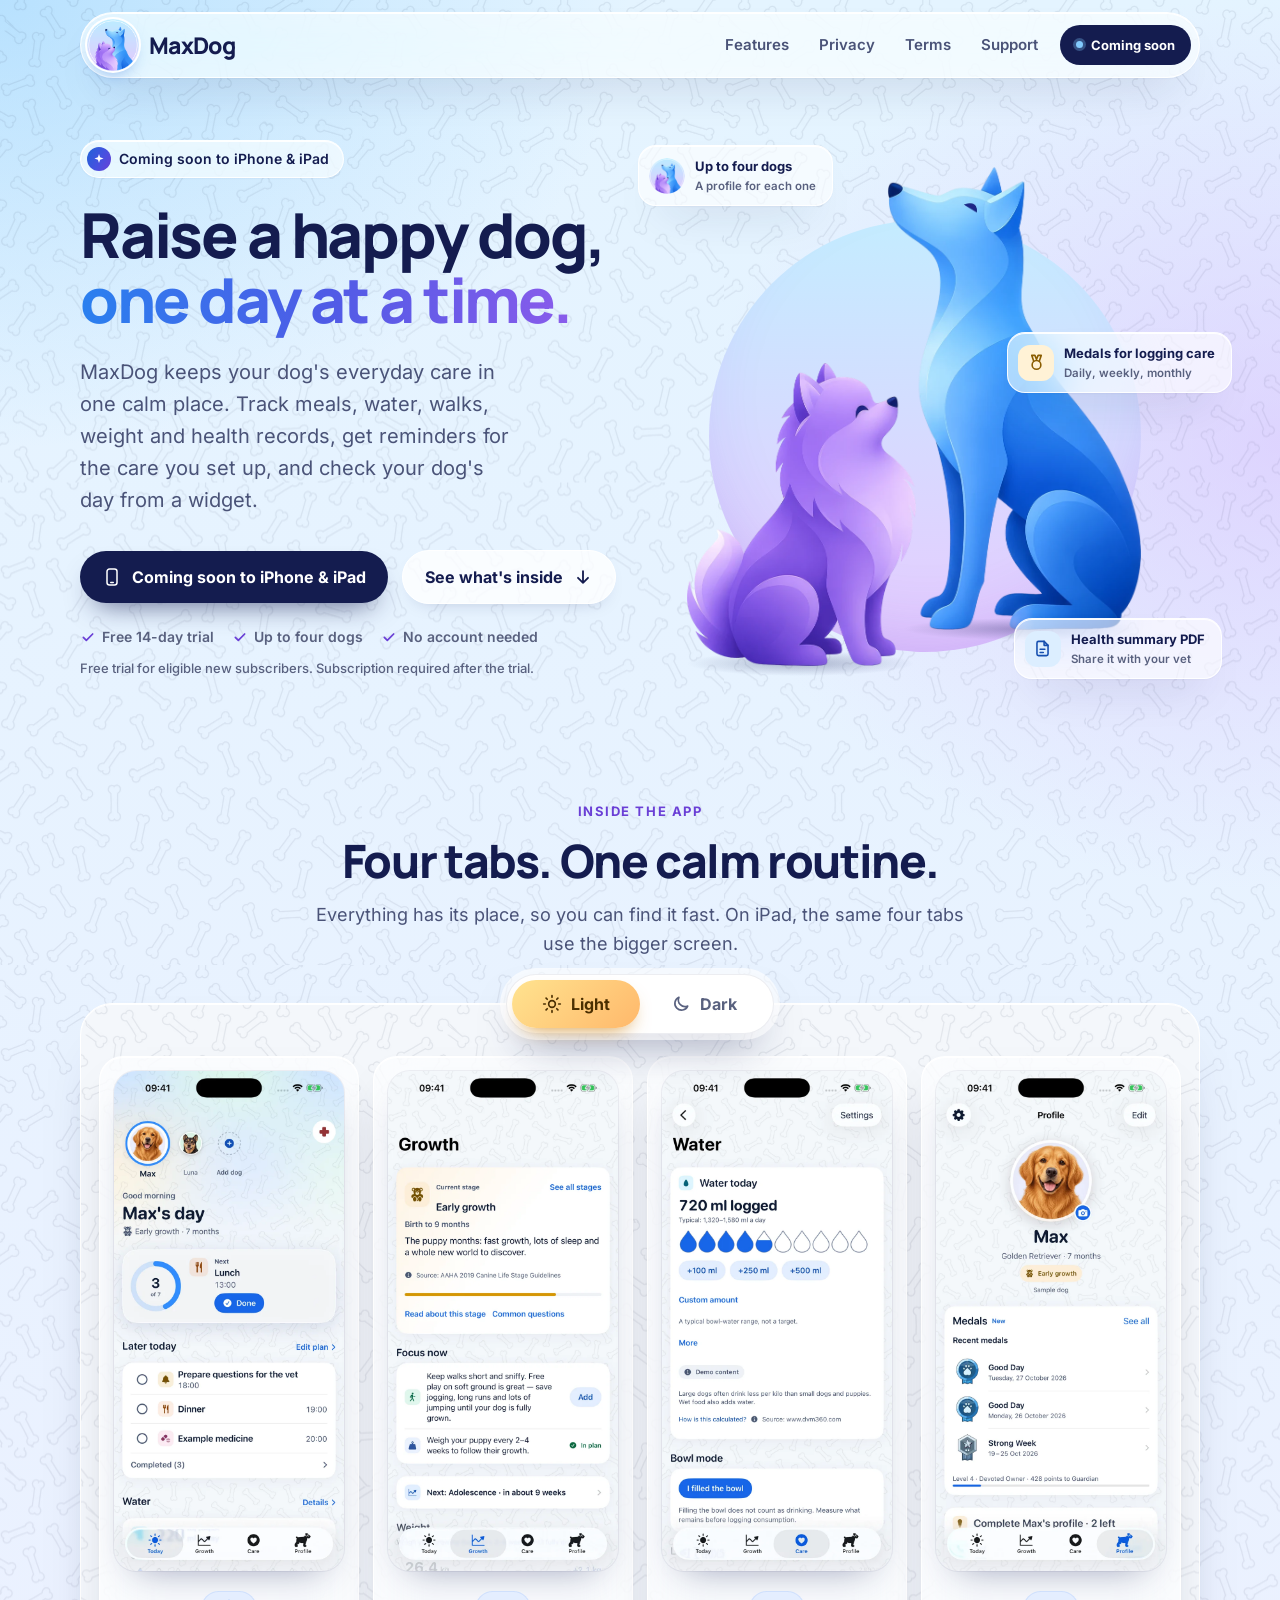
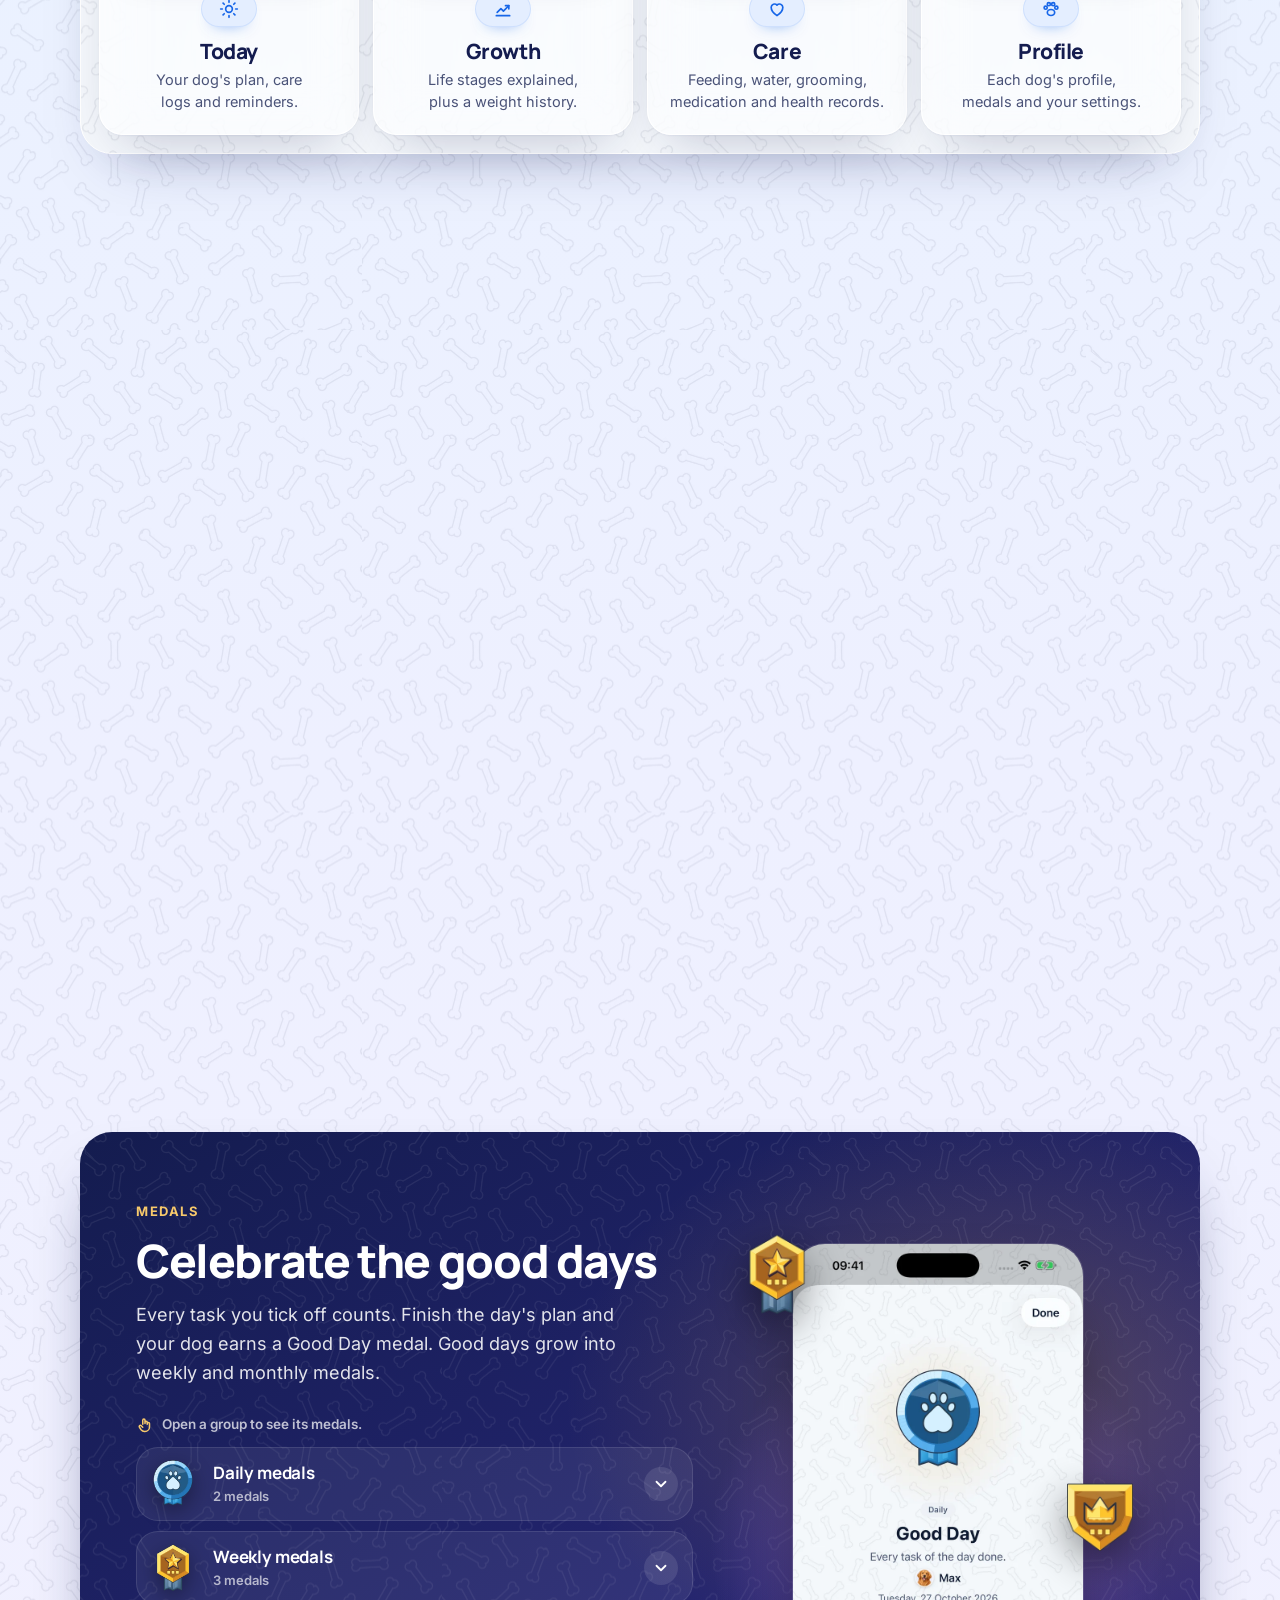
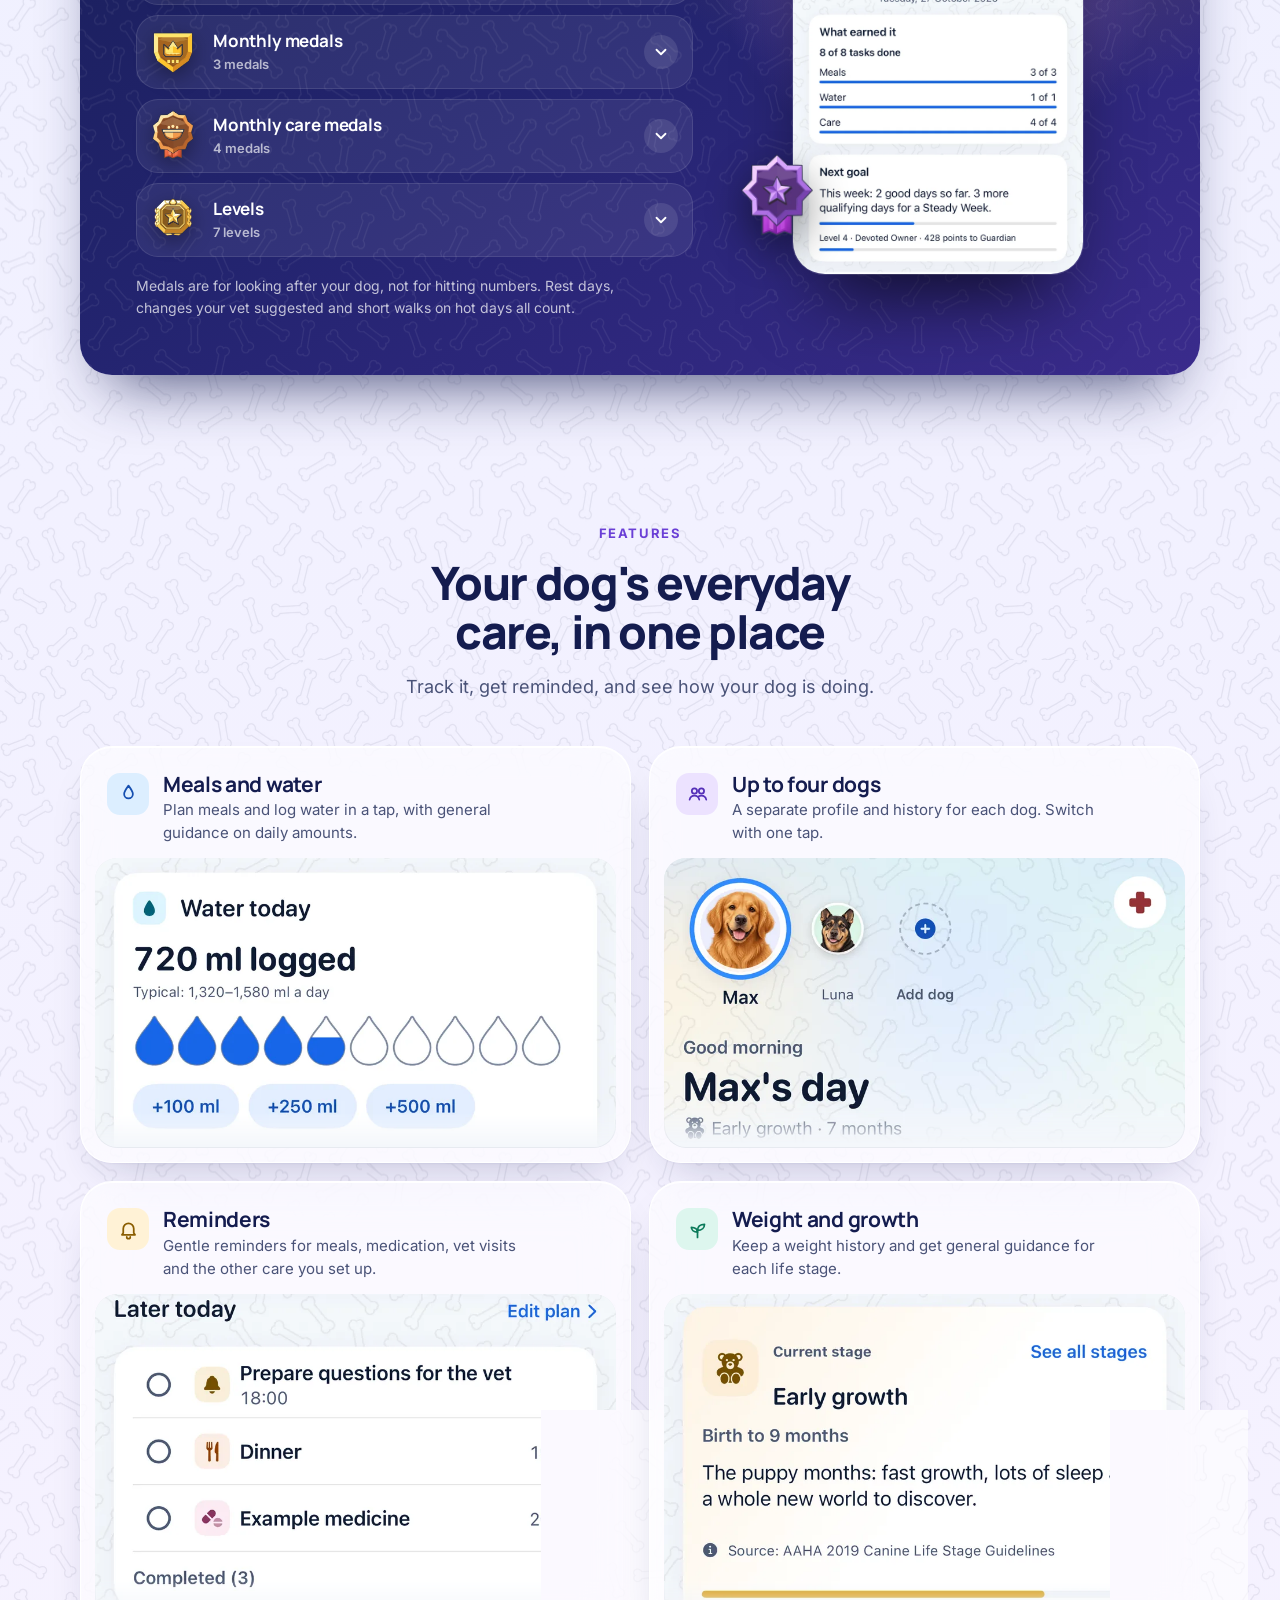
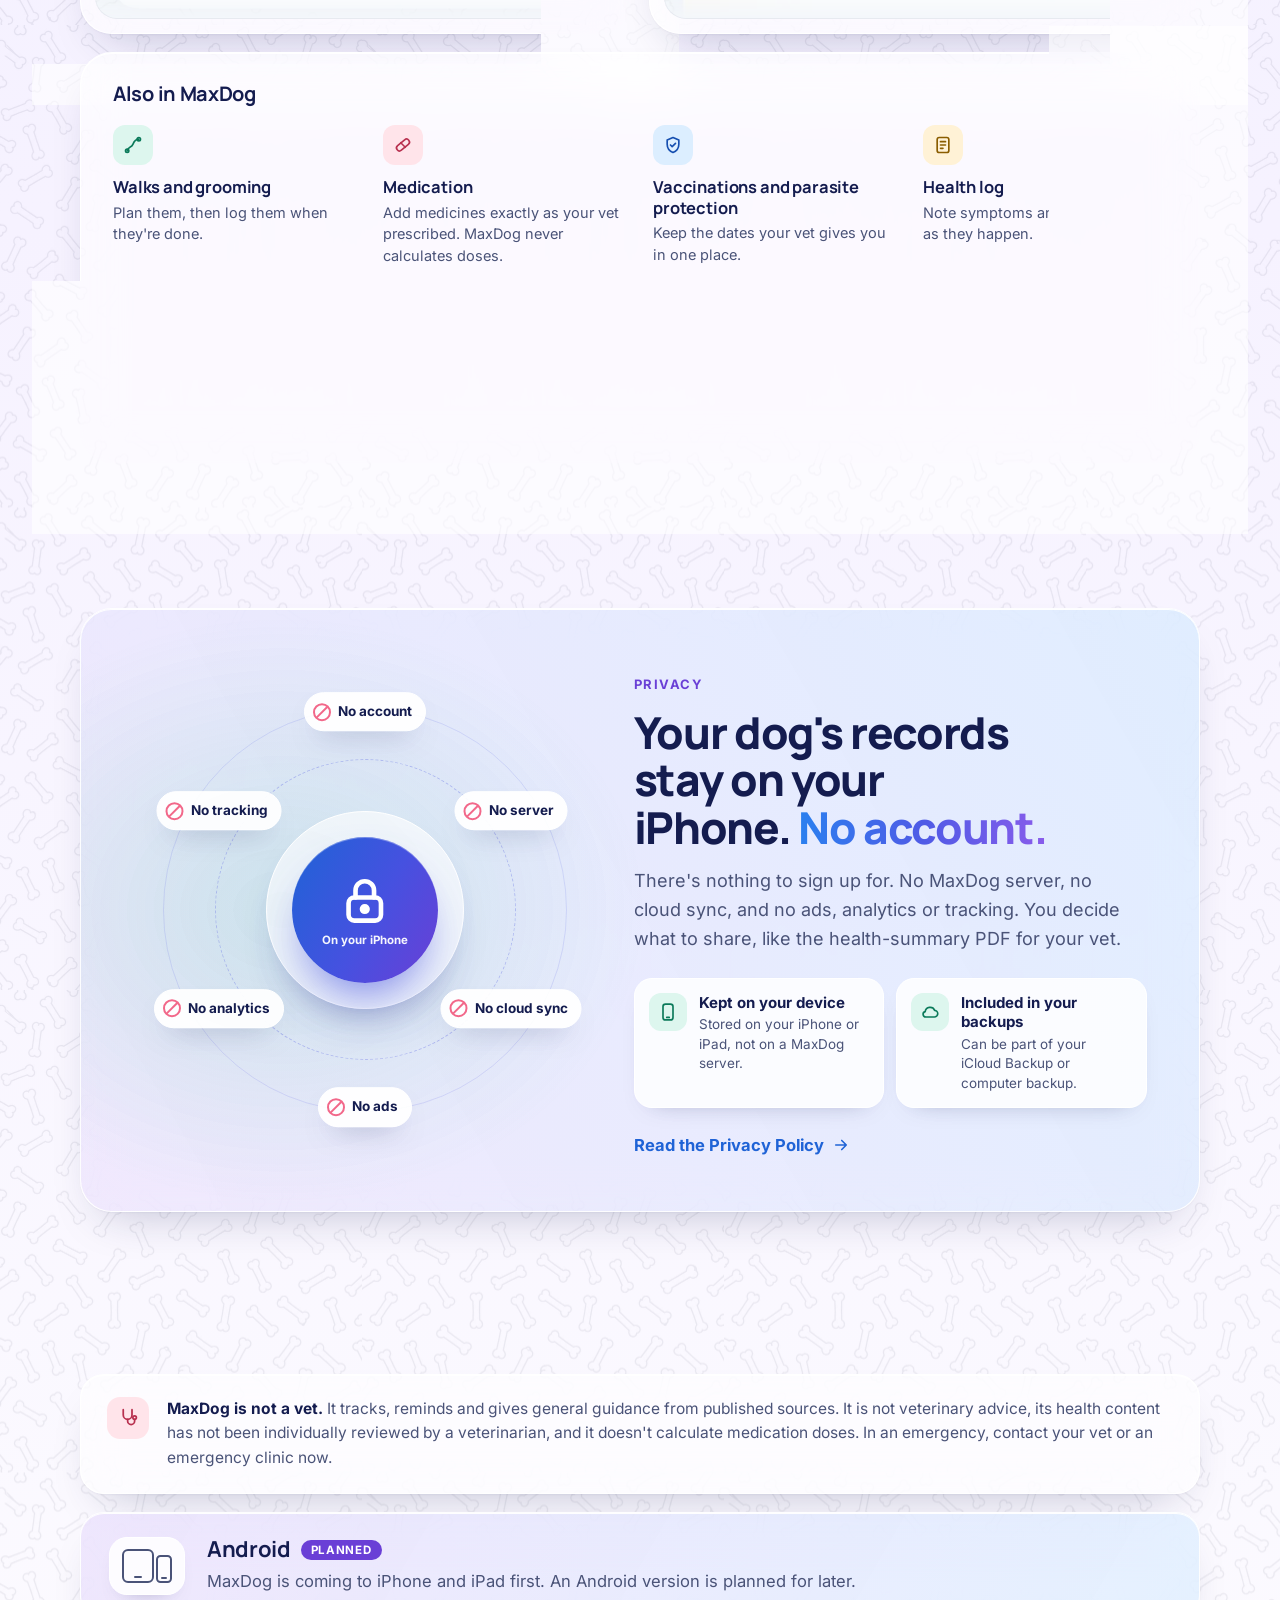
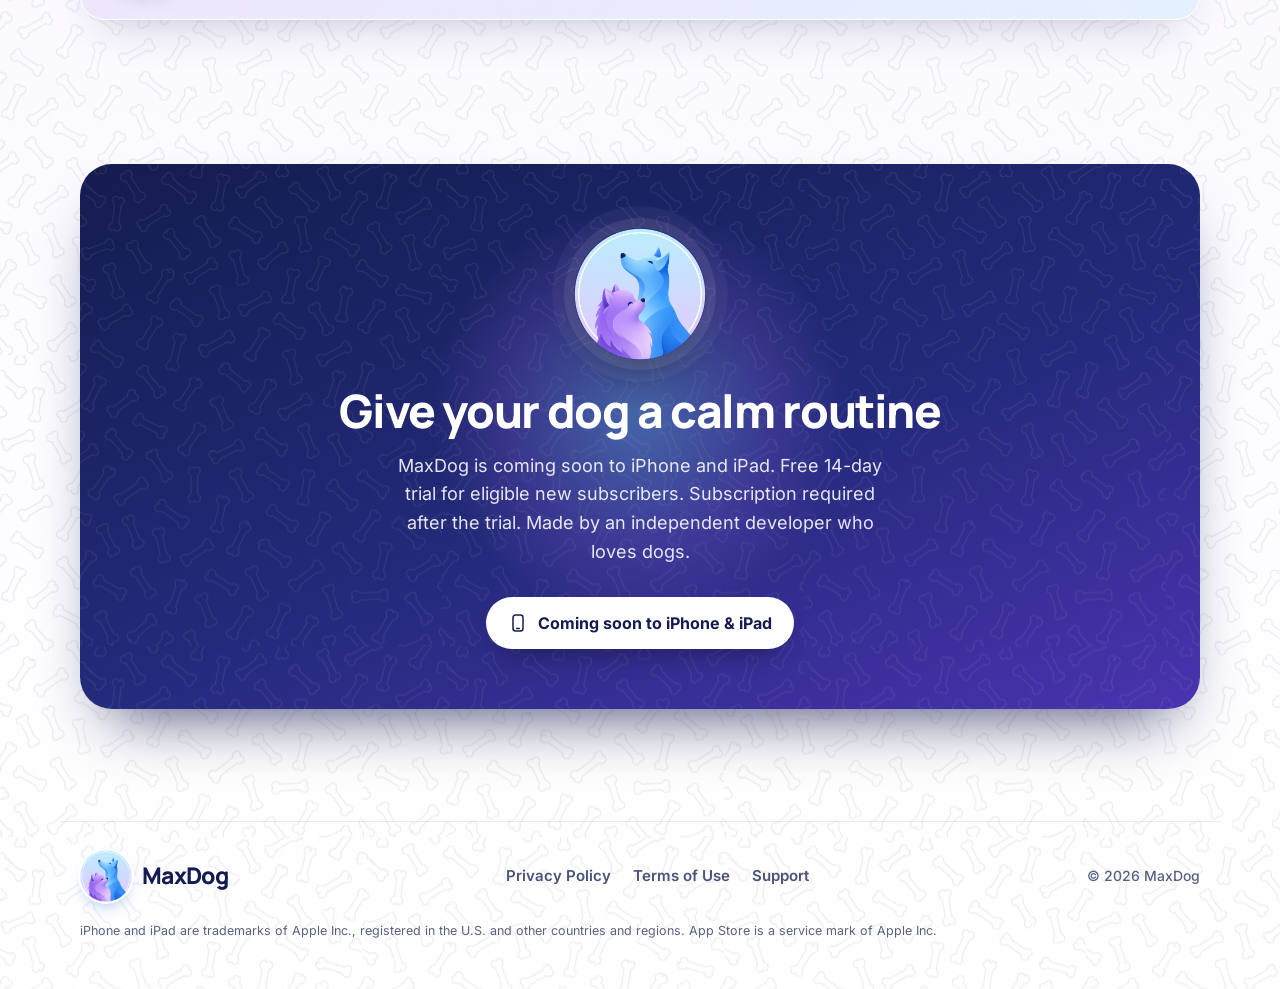
<file: index.html>
<!doctype html>
<html lang="en">
<head>
  <meta charset="utf-8">
  <meta name="viewport" content="width=device-width, initial-scale=1">
  <title>MaxDog · Daily dog care, coming soon to iPhone and iPad</title>
  <meta name="description" content="MaxDog keeps your dog's everyday care in one place: meals, water, walks, weight, medication and health records, with reminders. For iPhone and iPad. Free 14-day trial.">
  <meta name="theme-color" content="#E2F2FF">
  <link rel="canonical" href="https://maxdog.app/">
  <link rel="icon" href="/favicon-32.png" sizes="32x32" type="image/png">
  <link rel="icon" href="/favicon.png" sizes="64x64" type="image/png">
  <link rel="apple-touch-icon" href="/apple-touch-icon.png">
  <link rel="preload" href="/fonts/manrope-latin-800-normal.woff2" as="font" type="font/woff2" crossorigin>
  <link rel="preload" href="/fonts/inter-latin-400-normal.woff2" as="font" type="font/woff2" crossorigin>
  <link rel="preload" href="/img/max-full.webp" as="image">
  <link rel="stylesheet" href="/styles.css">
  <meta property="og:type" content="website">
  <meta property="og:site_name" content="MaxDog">
  <meta property="og:title" content="MaxDog · Daily dog care, coming soon to iPhone and iPad">
  <meta property="og:description" content="Track meals, water, walks, weight and health records, with reminders. Free 14-day trial.">
  <meta property="og:url" content="https://maxdog.app/">
  <meta property="og:image" content="https://maxdog.app/og-default.png">
  <meta property="og:image:width" content="1200">
  <meta property="og:image:height" content="630">
  <meta name="twitter:card" content="summary_large_image">
</head>
<body>
  <a class="skip" href="#main">Skip to content</a>

  <svg width="0" height="0" style="position:absolute" aria-hidden="true">
    <defs><path id="tick" d="M5 12.5l4.5 4.5L19 7.5"/></defs>
  </svg>

  <header class="site-header">
    <div class="nav glass">
      <a class="brand" href="/" aria-label="MaxDog home">
        <img class="brand-logo" src="/img/logo-160.png" width="52" height="52" alt="">
        <span class="brand-name">MaxDog</span>
      </a>
      <nav class="nav-links" aria-label="Main">
        <a class="hide-sm" href="#features">Features</a>
        <a href="/privacy.html">Privacy</a>
        <a href="/terms.html">Terms</a>
        <a href="/support.html">Support</a>
        <span class="pill-soon"><i></i>Coming soon</span>
      </nav>
    </div>
  </header>

  <main id="main">
    <!-- ================= HERO ================= -->
    <section class="hero">
      <div class="wrap hero-grid">
        <div>
          <span class="eyebrow glass">
            <span class="dot"><svg viewBox="0 0 24 24" fill="#fff" aria-hidden="true"><path d="M12 2l2.2 6.6L21 11l-6.8 2.4L12 20l-2.2-6.6L3 11l6.8-2.4z"/></svg></span>
            Coming soon to iPhone &amp; iPad
          </span>
          <h1>Raise a happy dog, <span class="hl">one day at a time.</span></h1>
          <p class="lede">MaxDog keeps your dog's everyday care in one calm place. Track meals, water, walks, weight and health records, get reminders for the care you set up, and check your dog's day from a widget.</p>
          <div class="hero-cta">
            <span class="soon-btn"><svg viewBox="0 0 24 24" fill="none" stroke="currentColor" stroke-width="1.8" stroke-linecap="round" stroke-linejoin="round" aria-hidden="true"><rect x="6" y="2.5" width="12" height="19" rx="3"/><path d="M10.5 18.5h3"/></svg>Coming soon to iPhone &amp; iPad</span>
            <a class="btn btn-ghost" href="#features">See what's inside
              <svg class="arrow" viewBox="0 0 24 24" fill="none" stroke="currentColor" stroke-width="2.2" stroke-linecap="round" stroke-linejoin="round" aria-hidden="true"><path d="M12 5v14M6 13l6 6 6-6"/></svg>
            </a>
          </div>
          <ul class="hero-note">
            <li><svg viewBox="0 0 24 24" fill="none" stroke="currentColor" stroke-width="2.6" stroke-linecap="round" stroke-linejoin="round" aria-hidden="true"><use href="#tick"/></svg>Free 14-day trial</li>
            <li><svg viewBox="0 0 24 24" fill="none" stroke="currentColor" stroke-width="2.6" stroke-linecap="round" stroke-linejoin="round" aria-hidden="true"><use href="#tick"/></svg>Up to four dogs</li>
            <li><svg viewBox="0 0 24 24" fill="none" stroke="currentColor" stroke-width="2.6" stroke-linecap="round" stroke-linejoin="round" aria-hidden="true"><use href="#tick"/></svg>No account needed</li>
          </ul>
          <p class="hero-fine">Free trial for eligible new subscribers. Subscription required after the trial.</p>
        </div>

        <div class="pack-stage">
          <div class="disc" aria-hidden="true"></div>
          <div class="shadow shadow-max" aria-hidden="true"></div>
          <div class="shadow shadow-luna" aria-hidden="true"></div>
          <img class="dog dog-max" src="/img/max-full.webp" width="545" height="1000" alt="Max, a blue dog, sitting and looking up">
          <img class="dog dog-luna" src="/img/luna-full.webp" width="515" height="680" alt="Luna, a fluffy lavender dog, sitting and looking up">

          <div class="float float-a glass" aria-hidden="true">
            <img class="f-app" src="/img/logo-160.png" alt="">
            <span>Up to four dogs<small>A profile for each one</small></span>
          </div>
          <div class="float float-b glass" aria-hidden="true">
            <span class="f-ico bg-amber"><svg viewBox="0 0 24 24" fill="none" stroke="currentColor" stroke-width="2" stroke-linecap="round" stroke-linejoin="round"><circle cx="12" cy="15" r="5.5"/><path d="M8.5 10.5L6 3h4l2 5 2-5h4l-2.5 7.5"/></svg></span>
            <span>Medals for logging care<small>Daily, weekly, monthly</small></span>
          </div>
          <div class="float float-c glass" aria-hidden="true">
            <span class="f-ico bg-blue"><svg viewBox="0 0 24 24" fill="none" stroke="currentColor" stroke-width="2" stroke-linecap="round" stroke-linejoin="round"><path d="M14 3H7a2 2 0 0 0-2 2v14a2 2 0 0 0 2 2h10a2 2 0 0 0 2-2V8z"/><path d="M14 3v5h5M9 13h6M9 17h4"/></svg></span>
            <span>Health summary PDF<small>Share it with your vet</small></span>
          </div>
        </div>
      </div>
    </section>

    <!-- ================= FOUR TABS ================= -->
    <section id="inside">
      <div class="wrap">
        <div class="sec-head">
          <p class="kicker">Inside the app</p>
          <h2>Four tabs. One calm routine.</h2>
          <p>Everything has its place, so you can find it fast. On iPad, the same four tabs use the bigger screen.</p>
        </div>
        <div class="app-stage">
          <div class="theme-switch" role="group" aria-label="App appearance">
            <button type="button" data-set-theme="light" aria-pressed="true"><svg viewBox="0 0 24 24" fill="none" stroke="currentColor" stroke-width="2" stroke-linecap="round" stroke-linejoin="round" aria-hidden="true"><circle cx="12" cy="12" r="4"/><path d="M12 2v2M12 20v2M4.9 4.9l1.4 1.4M17.7 17.7l1.4 1.4M2 12h2M20 12h2M4.9 19.1l1.4-1.4M17.7 6.3l1.4-1.4"/></svg>Light</button>
            <button type="button" data-set-theme="dark" aria-pressed="false"><svg viewBox="0 0 24 24" fill="none" stroke="currentColor" stroke-width="2" stroke-linecap="round" stroke-linejoin="round" aria-hidden="true"><path d="M20 14.5A8 8 0 0 1 9.5 4a8 8 0 1 0 10.5 10.5z"/></svg>Dark</button>
          </div>
        <div class="tabs-row with-shots">
          <div class="tab-card glass">
            <img class="shot" src="/img/screens/today.webp" data-dark="/img/screens/today-dark.webp" width="720" height="1564" loading="lazy" alt="The Today screen in MaxDog: Max's day, 3 of 7 tasks done, next task Lunch at 13:00, and the rest of the day's plan">
            <div class="tab-cap">
              <span class="tab-ico"><svg viewBox="0 0 24 24" fill="none" stroke="currentColor" stroke-width="2" stroke-linecap="round" stroke-linejoin="round" aria-hidden="true"><circle cx="12" cy="12" r="4"/><path d="M12 2v2M12 20v2M4.9 4.9l1.4 1.4M17.7 17.7l1.4 1.4M2 12h2M20 12h2M4.9 19.1l1.4-1.4M17.7 6.3l1.4-1.4"/></svg></span>
              <h3>Today</h3>
              <p>Your dog's plan, care logs and reminders.</p>
            </div>
          </div>
          <div class="tab-card glass">
            <img class="shot" src="/img/screens/growth.webp" data-dark="/img/screens/growth-dark.webp" width="720" height="1564" loading="lazy" alt="The Growth screen in MaxDog: Max's current stage, Early growth, with tips under Focus now">
            <div class="tab-cap">
              <span class="tab-ico"><svg viewBox="0 0 24 24" fill="none" stroke="currentColor" stroke-width="2" stroke-linecap="round" stroke-linejoin="round" aria-hidden="true"><path d="M4 20h16"/><path d="M5 16l4.5-4.5 3 3L19 8"/><path d="M15 8h4v4"/></svg></span>
              <h3>Growth</h3>
              <p>Life stages explained, plus a weight history.</p>
            </div>
          </div>
          <div class="tab-card glass">
            <img class="shot" src="/img/screens/water.webp" data-dark="/img/screens/water-dark.webp" width="720" height="1564" loading="lazy" alt="The Water screen in Care: 720 ml logged today, with buttons to add 100, 250 or 500 ml">
            <div class="tab-cap">
              <span class="tab-ico"><svg viewBox="0 0 24 24" fill="none" stroke="currentColor" stroke-width="2" stroke-linecap="round" stroke-linejoin="round" aria-hidden="true"><path d="M12 20s-7-4.4-7-10a4 4 0 0 1 7-2.6A4 4 0 0 1 19 10c0 5.6-7 10-7 10z"/></svg></span>
              <h3>Care</h3>
              <p>Feeding, water, grooming, medication and health records.</p>
            </div>
          </div>
          <div class="tab-card glass">
            <img class="shot" src="/img/screens/profile.webp" data-dark="/img/screens/profile-dark.webp" width="720" height="1564" loading="lazy" alt="The Profile screen in MaxDog: Max, a 7-month-old Golden Retriever, with his recent medals">
            <div class="tab-cap">
              <span class="tab-ico"><svg viewBox="0 0 24 24" fill="none" stroke="currentColor" stroke-width="2" stroke-linecap="round" stroke-linejoin="round" aria-hidden="true"><ellipse cx="12" cy="16.2" rx="4.4" ry="3.6"/><circle cx="5.6" cy="10.4" r="1.9"/><circle cx="9.4" cy="6.2" r="1.9"/><circle cx="14.6" cy="6.2" r="1.9"/><circle cx="18.4" cy="10.4" r="1.9"/></svg></span>
              <h3>Profile</h3>
              <p>Each dog's profile, medals and your settings.</p>
            </div>
          </div>
        </div>
        </div>
      </div>
    </section>

    <!-- ================= WIDGETS & SIRI ================= -->
    <section id="widgets">
      <div class="wrap widgets-grid">
        <div class="widgets-copy">
          <p class="kicker">Widgets and Siri</p>
          <h2>Your dog's day, right on your Home Screen</h2>
          <p class="lede">Add a MaxDog widget to your Home Screen or Lock Screen to see your dog's next task and today's progress. Mark a task done or log water without opening the app.</p>
          <ul class="points">
            <li>
              <span class="p-ico bg-blue"><svg viewBox="0 0 24 24" fill="none" stroke="currentColor" stroke-width="2" stroke-linecap="round" stroke-linejoin="round" aria-hidden="true"><rect x="3.5" y="3.5" width="7" height="7" rx="2"/><rect x="13.5" y="3.5" width="7" height="7" rx="2"/><rect x="3.5" y="13.5" width="17" height="7" rx="2"/></svg></span>
              <div><b>Widgets in every size</b><span>Small, medium and large on the Home Screen, plus Lock Screen widgets. Tap your dog's name to switch dogs.</span></div>
            </li>
            <li>
              <span class="p-ico bg-violet"><svg viewBox="0 0 24 24" fill="none" stroke="currentColor" stroke-width="2" stroke-linecap="round" stroke-linejoin="round" aria-hidden="true"><rect x="9" y="3" width="6" height="11" rx="3"/><path d="M5.5 11a6.5 6.5 0 0 0 13 0M12 17.5V21"/></svg></span>
              <div><b>Just ask Siri</b><span>“Log water in MaxDog”, “What's next in MaxDog” or “Mark the next task done in MaxDog”.</span></div>
            </li>
            <li>
              <span class="p-ico bg-mint"><svg viewBox="0 0 24 24" fill="none" stroke="currentColor" stroke-width="2" stroke-linecap="round" stroke-linejoin="round" aria-hidden="true"><path d="M12 3c3 4 5 6.6 5 9.5a5 5 0 0 1-10 0C7 9.6 9 7 12 3z"/></svg></span>
              <div><b>Log water from Control Center</b><span>On iOS 18 and later, add a Log water control.</span></div>
            </li>
          </ul>
          <p class="fine">Widgets and Siri actions are part of the MaxDog subscription.</p>
        </div>
        <div class="widget-visual">
        <div class="widget-scene" data-tilt>
          <div class="ws-tilt">
            <div class="ws-wall" aria-hidden="true"><span class="ws-blob b1"></span><span class="ws-blob b2"></span><span class="ws-blob b3"></span><span class="ws-sheen"></span></div>
            <div class="ws-layer ws-medium" style="--d:1"><div class="ws-bob">
              <img class="w-medium" src="/img/widget-medium.webp" data-dark="/img/widget-medium-dark.webp" width="728" height="340" loading="lazy" alt="Medium MaxDog widget: Max, 3 of 7 tasks done, next task Lunch at 13:00 with the rest of the day below, 220 ml of water today, with buttons to mark done and add 250 ml">
            </div></div>
            <div class="ws-layer ws-small" style="--d:1.8"><div class="ws-bob">
              <img class="w-small" src="/img/widget-small.webp" data-dark="/img/widget-small-dark.webp" width="510" height="510" loading="lazy" alt="Small MaxDog widget: Max, 3 of 7 tasks done, next task Lunch at 13:00, with a Done button">
            </div></div>
            <div class="ws-layer ws-siri" style="--d:2.6" aria-hidden="true"><div class="ws-bob">
              <span class="siri-orb"></span><span>“What's next in MaxDog?”</span>
            </div></div>
            <div class="ws-layer ws-control" style="--d:2.2" aria-hidden="true"><div class="ws-bob">
              <span class="ctl"><svg viewBox="0 0 24 24" fill="none" stroke="currentColor" stroke-width="2.2" stroke-linecap="round" stroke-linejoin="round"><path d="M12 3c3 4 5 6.6 5 9.5a5 5 0 0 1-10 0C7 9.6 9 7 12 3z"/></svg></span><span class="ctl-label">Log water</span>
            </div></div>
          </div>
        </div>
          <div class="theme-switch" role="group" aria-label="App appearance">
            <button type="button" data-set-theme="light" aria-pressed="true"><svg viewBox="0 0 24 24" fill="none" stroke="currentColor" stroke-width="2" stroke-linecap="round" stroke-linejoin="round" aria-hidden="true"><circle cx="12" cy="12" r="4"/><path d="M12 2v2M12 20v2M4.9 4.9l1.4 1.4M17.7 17.7l1.4 1.4M2 12h2M20 12h2M4.9 19.1l1.4-1.4M17.7 6.3l1.4-1.4"/></svg>Light</button>
            <button type="button" data-set-theme="dark" aria-pressed="false"><svg viewBox="0 0 24 24" fill="none" stroke="currentColor" stroke-width="2" stroke-linecap="round" stroke-linejoin="round" aria-hidden="true"><path d="M20 14.5A8 8 0 0 1 9.5 4a8 8 0 1 0 10.5 10.5z"/></svg>Dark</button>
          </div>
        </div>
      </div>
    </section>

    <!-- ================= MEDALS ================= -->
    <section id="medals">
      <div class="wrap">
        <div class="medals-hall">
          <div class="mh-copy">
            <p class="kicker">Medals</p>
            <h2>Celebrate the good days</h2>
            <p class="mh-lede">Every task you tick off counts. Finish the day's plan and your dog earns a Good Day medal. Good days grow into weekly and monthly medals.</p>
            <p class="mg-hint"><svg viewBox="0 0 24 24" fill="none" stroke="currentColor" stroke-width="2" stroke-linecap="round" stroke-linejoin="round" aria-hidden="true"><path d="M9 11V5.5a1.5 1.5 0 0 1 3 0V10m0-1.5a1.5 1.5 0 0 1 3 0V11m0-1a1.5 1.5 0 0 1 3 0v4.5a6 6 0 0 1-6 6h-.6a6 6 0 0 1-4.6-2.2L4.6 15a1.6 1.6 0 0 1 2.4-2.1L9 15"/></svg>Open a group to see its medals.</p>
            <div class="mgroups">
              <details class="mg" name="medal-groups">
                <summary>
                  <img class="mg-art" src="/img/medals/medal_day.webp" width="192" height="192" loading="lazy" alt="">
                  <span class="mg-t"><b>Daily medals</b><small>2 medals</small></span>
                  <span class="mg-chev" aria-hidden="true"><svg viewBox="0 0 24 24" fill="none" stroke="currentColor" stroke-width="2.4" stroke-linecap="round" stroke-linejoin="round"><path d="M6 9l6 6 6-6"/></svg></span>
                </summary>
                <ul class="mg-list">
                  <li><img src="/img/medals/medal_day.webp" width="192" height="192" loading="lazy" alt=""><div><b>Good Day</b><span>Every task you planned for the day, done.</span></div></li>
                  <li><img src="/img/medals/medal_first_day.webp" width="192" height="192" loading="lazy" alt=""><div><b>First Good Day</b><span>Your dog's very first full day.</span></div></li>
                </ul>
              </details>
              <details class="mg" name="medal-groups">
                <summary>
                  <img class="mg-art" src="/img/medals/medal_week_perfect.webp" width="192" height="192" loading="lazy" alt="">
                  <span class="mg-t"><b>Weekly medals</b><small>3 medals</small></span>
                  <span class="mg-chev" aria-hidden="true"><svg viewBox="0 0 24 24" fill="none" stroke="currentColor" stroke-width="2.4" stroke-linecap="round" stroke-linejoin="round"><path d="M6 9l6 6 6-6"/></svg></span>
                </summary>
                <ul class="mg-list">
                  <li><img src="/img/medals/medal_week_steady.webp" width="192" height="192" loading="lazy" alt=""><div><b>Steady Week</b><span>5 good days in one week.</span></div></li>
                  <li><img src="/img/medals/medal_week_strong.webp" width="192" height="192" loading="lazy" alt=""><div><b>Strong Week</b><span>6 good days in one week.</span></div></li>
                  <li><img src="/img/medals/medal_week_perfect.webp" width="192" height="192" loading="lazy" alt=""><div><b>Perfect Week</b><span>A good day, every day of the week.</span></div></li>
                </ul>
              </details>
              <details class="mg" name="medal-groups">
                <summary>
                  <img class="mg-art" src="/img/medals/medal_month_perfect.webp" width="192" height="192" loading="lazy" alt="">
                  <span class="mg-t"><b>Monthly medals</b><small>3 medals</small></span>
                  <span class="mg-chev" aria-hidden="true"><svg viewBox="0 0 24 24" fill="none" stroke="currentColor" stroke-width="2.4" stroke-linecap="round" stroke-linejoin="round"><path d="M6 9l6 6 6-6"/></svg></span>
                </summary>
                <ul class="mg-list">
                  <li><img src="/img/medals/medal_month_steady.webp" width="192" height="192" loading="lazy" alt=""><div><b>Steady Month</b><span>3 weekly medals in one month.</span></div></li>
                  <li><img src="/img/medals/medal_month_strong.webp" width="192" height="192" loading="lazy" alt=""><div><b>Strong Month</b><span>4 weekly medals in one month.</span></div></li>
                  <li><img src="/img/medals/medal_month_perfect.webp" width="192" height="192" loading="lazy" alt=""><div><b>Perfect Month</b><span>4 weekly medals, and 3 of them are Perfect Weeks.</span></div></li>
                </ul>
              </details>
              <details class="mg" name="medal-groups">
                <summary>
                  <img class="mg-art" src="/img/medals/medal_cat_meals.webp" width="192" height="192" loading="lazy" alt="">
                  <span class="mg-t"><b>Monthly care medals</b><small>4 medals</small></span>
                  <span class="mg-chev" aria-hidden="true"><svg viewBox="0 0 24 24" fill="none" stroke="currentColor" stroke-width="2.4" stroke-linecap="round" stroke-linejoin="round"><path d="M6 9l6 6 6-6"/></svg></span>
                </summary>
                <ul class="mg-list">
                  <li><img src="/img/medals/medal_cat_meals.webp" width="192" height="192" loading="lazy" alt=""><div><b>Full Bowl Month</b><span>At least 90% of the month's meals done.</span></div></li>
                  <li><img src="/img/medals/medal_cat_walks.webp" width="192" height="192" loading="lazy" alt=""><div><b>Happy Paws Month</b><span>At least 90% of the month's walks done.</span></div></li>
                  <li><img src="/img/medals/medal_cat_water.webp" width="192" height="192" loading="lazy" alt=""><div><b>Hydration Month</b><span>At least 90% of the month's water care done.</span></div></li>
                  <li><img src="/img/medals/medal_cat_care.webp" width="192" height="192" loading="lazy" alt=""><div><b>Care Keeper Month</b><span>At least 90% of the month's care tasks done.</span></div></li>
                </ul>
                <p class="mg-foot">Each one counts when at least 20 are planned in the month.</p>
              </details>
              <details class="mg" name="medal-groups">
                <summary>
                  <img class="mg-art" src="/img/medals/level_7.webp" width="192" height="192" loading="lazy" alt="">
                  <span class="mg-t"><b>Levels</b><small>7 levels</small></span>
                  <span class="mg-chev" aria-hidden="true"><svg viewBox="0 0 24 24" fill="none" stroke="currentColor" stroke-width="2.4" stroke-linecap="round" stroke-linejoin="round"><path d="M6 9l6 6 6-6"/></svg></span>
                </summary>
                <div class="mg-levels">
                  <div class="lv"><img src="/img/medals/level_1.webp" width="192" height="192" loading="lazy" alt=""><b>Level 1</b><span>Newcomer</span></div>
                  <div class="lv"><img src="/img/medals/level_4.webp" width="192" height="192" loading="lazy" alt=""><b>Level 4</b><span>Devoted Owner</span></div>
                  <div class="lv"><img src="/img/medals/level_7.webp" width="192" height="192" loading="lazy" alt=""><b>Level 7</b><span>Best Friend</span></div>
                </div>
                <p class="mg-foot">One point for every task done, up to 12 a day. Newcomer, Companion, Reliable Owner, Devoted Owner, Guardian, Pack Leader and Best Friend.</p>
              </details>
            </div>
            <p class="mh-note">Medals are for looking after your dog, not for hitting numbers. Rest days, changes your vet suggested and short walks on hot days all count.</p>
          </div>
          <div class="mh-visual">
            <span class="mh-glow" aria-hidden="true"></span>
            <img class="shot" src="/img/screens/medals.webp" data-dark="/img/screens/medals-dark.webp" width="720" height="1564" loading="lazy" alt="A Good Day medal for Max in MaxDog: every task of the day done, 8 of 8 tasks">
            <img class="mh-float f1" src="/img/medals/medal_week_perfect.webp" width="192" height="192" loading="lazy" alt="">
            <img class="mh-float f2" src="/img/medals/medal_month_perfect.webp" width="192" height="192" loading="lazy" alt="">
            <img class="mh-float f3" src="/img/medals/medal_first_day.webp" width="192" height="192" loading="lazy" alt="">
          </div>
        </div>
      </div>
    </section>

    <!-- ================= FEATURES ================= -->
    <section id="features">
      <div class="wrap">
        <div class="sec-head">
          <p class="kicker">Features</p>
          <h2>Your dog's everyday care, in one place</h2>
          <p>Track it, get reminded, and see how your dog is doing.</p>
        </div>
        <div class="showcase">
          <div class="sc glass sc-water">
            <div class="sc-copy">
              <span class="t-chip bg-blue"><svg viewBox="0 0 24 24" fill="none" stroke="currentColor" stroke-width="2" stroke-linecap="round" stroke-linejoin="round" aria-hidden="true"><path d="M12 3c3 4 5 6.6 5 9.5a5 5 0 0 1-10 0C7 9.6 9 7 12 3z"/></svg></span>
              <div><h3>Meals and water</h3><p>Plan meals and log water in a tap, with general guidance on daily amounts.</p></div>
            </div>
            <div class="sc-screen"><img src="/img/snips/water.webp" data-dark="/img/snips/water-dark.webp" width="900" height="501" loading="lazy" alt="Water today in MaxDog: 720 ml logged, with buttons to add 100, 250 or 500 ml"></div>
          </div>
          <div class="sc glass sc-dogs">
            <div class="sc-copy">
              <span class="t-chip bg-violet"><svg viewBox="0 0 24 24" fill="none" stroke="currentColor" stroke-width="2" stroke-linecap="round" stroke-linejoin="round" aria-hidden="true"><circle cx="8.5" cy="9" r="3"/><circle cx="16.5" cy="9" r="3"/><path d="M3 19c.8-3 3-4.5 5.5-4.5S13.2 16 14 19M13.5 15.2c.9-.5 1.9-.7 3-.7 2.5 0 4.7 1.5 5.5 4.5"/></svg></span>
              <div><h3>Up to four dogs</h3><p>A separate profile and history for each dog. Switch with one tap.</p></div>
            </div>
            <div class="sc-screen"><img src="/img/snips/dogs.webp" data-dark="/img/snips/dogs-dark.webp" width="900" height="494" loading="lazy" alt="The top of the Today screen in MaxDog: Max, Luna and Add dog, above Max's day"></div>
          </div>
          <div class="sc glass sc-later">
            <div class="sc-copy">
              <span class="t-chip bg-amber"><svg viewBox="0 0 24 24" fill="none" stroke="currentColor" stroke-width="2" stroke-linecap="round" stroke-linejoin="round" aria-hidden="true"><path d="M6 16V11a6 6 0 0 1 12 0v5l1.5 2h-15z"/><path d="M10 20.5a2 2 0 0 0 4 0"/></svg></span>
              <div><h3>Reminders</h3><p>Gentle reminders for meals, medication, vet visits and the other care you set up.</p></div>
            </div>
            <div class="sc-screen"><img src="/img/snips/later.webp" data-dark="/img/snips/later-dark.webp" width="900" height="559" loading="lazy" alt="Later today in MaxDog: Prepare questions for the vet at 18:00, Dinner at 19:00 and Example medicine at 20:00"></div>
          </div>
          <div class="sc glass sc-growth">
            <div class="sc-copy">
              <span class="t-chip bg-mint"><svg viewBox="0 0 24 24" fill="none" stroke="currentColor" stroke-width="2" stroke-linecap="round" stroke-linejoin="round" aria-hidden="true"><path d="M12 21v-8"/><path d="M12 13c0-4 3-7 8-7 0 4-3 7-8 7z"/><path d="M12 15c0-3-2.5-5.5-7-5.5 0 3 2.5 5.5 7 5.5z"/></svg></span>
              <div><h3>Weight and growth</h3><p>Keep a weight history and get general guidance for each life stage.</p></div>
            </div>
            <div class="sc-screen"><img src="/img/snips/growth.webp" data-dark="/img/snips/growth-dark.webp" width="900" height="562" loading="lazy" alt="Current stage in MaxDog: Early growth, birth to 9 months, with a source and links to read more"></div>
          </div>
        </div>

        <div class="also glass">
          <h3 class="also-h">Also in MaxDog</h3>
          <ul class="also-grid">
            <li><span class="t-chip bg-mint"><svg viewBox="0 0 24 24" fill="none" stroke="currentColor" stroke-width="2" stroke-linecap="round" stroke-linejoin="round" aria-hidden="true"><path d="M5 19c2-6 5-3 7-8s4-6 7-6"/><circle cx="5" cy="19" r="2"/><circle cx="19" cy="5" r="2"/></svg></span><div><b>Walks and grooming</b><span>Plan them, then log them when they're done.</span></div></li>
            <li><span class="t-chip bg-rose"><svg viewBox="0 0 24 24" fill="none" stroke="currentColor" stroke-width="2" stroke-linecap="round" stroke-linejoin="round" aria-hidden="true"><rect x="3" y="8.5" width="18" height="7" rx="3.5" transform="rotate(-40 12 12)"/><path d="M9.3 9.3l5.4 5.4"/></svg></span><div><b>Medication</b><span>Add medicines exactly as your vet prescribed. MaxDog never calculates doses.</span></div></li>
            <li><span class="t-chip bg-blue"><svg viewBox="0 0 24 24" fill="none" stroke="currentColor" stroke-width="2" stroke-linecap="round" stroke-linejoin="round" aria-hidden="true"><path d="M12 3l7 3v5c0 4.5-3 8.3-7 10-4-1.7-7-5.5-7-10V6z"/><path d="M9 12l2 2 4-4"/></svg></span><div><b>Vaccinations and parasite protection</b><span>Keep the dates your vet gives you in one place.</span></div></li>
            <li><span class="t-chip bg-amber"><svg viewBox="0 0 24 24" fill="none" stroke="currentColor" stroke-width="2" stroke-linecap="round" stroke-linejoin="round" aria-hidden="true"><rect x="5" y="3" width="14" height="18" rx="2.5"/><path d="M9 8h6M9 12h6M9 16h3"/></svg></span><div><b>Health log</b><span>Note symptoms and health events as they happen.</span></div></li>
            <li><span class="t-chip bg-violet"><svg viewBox="0 0 24 24" fill="none" stroke="currentColor" stroke-width="2" stroke-linecap="round" stroke-linejoin="round" aria-hidden="true"><path d="M14 3H7a2 2 0 0 0-2 2v14a2 2 0 0 0 2 2h10a2 2 0 0 0 2-2V8z"/><path d="M14 3v5h5M9 13h6M9 17h4"/></svg></span><div><b>A summary for your vet</b><span>Create a health-summary PDF and share it with your vet.</span></div></li>
            <li><span class="t-chip bg-rose"><svg viewBox="0 0 24 24" fill="none" stroke="currentColor" stroke-width="2" stroke-linecap="round" stroke-linejoin="round" aria-hidden="true"><path d="M12 5v14M5 12h14"/></svg></span><div><b>Emergency help</b><span>Warning signs, your vet's number and a search for an emergency vet near you.</span></div></li>
            <li><span class="t-chip bg-mint"><svg viewBox="0 0 24 24" fill="none" stroke="currentColor" stroke-width="2" stroke-linecap="round" stroke-linejoin="round" aria-hidden="true"><rect x="3" y="6" width="18" height="13" rx="3"/><path d="M3 10h18M16 15h2"/></svg></span><div><b>Expenses</b><span>A simple record of what you spend on your dog.</span></div></li>
            <li><span class="t-chip bg-amber"><svg viewBox="0 0 24 24" fill="none" stroke="currentColor" stroke-width="2" stroke-linecap="round" stroke-linejoin="round" aria-hidden="true"><circle cx="12" cy="15" r="5.5"/><path d="M8.5 10.5L6 3h4l2 5 2-5h4l-2.5 7.5"/></svg></span><div><b>Medals</b><span>Earn medals for logging care, day by day.</span></div></li>
          </ul>
        </div>
      </div>
    </section>

    <!-- ================= PRIVACY ================= -->
    <section id="privacy">
      <div class="wrap">
        <div class="vault glass">
          <div class="vault-copy">
            <p class="kicker">Privacy</p>
            <h2>Your dog's records stay on your iPhone. <span class="hl">No account.</span></h2>
            <p class="vault-lede">There's nothing to sign up for. No MaxDog server, no cloud sync, and no ads, analytics or tracking. You decide what to share, like the health-summary PDF for your vet.</p>
            <ul class="vault-facts">
              <li><span class="vf-ico"><svg viewBox="0 0 24 24" fill="none" stroke="currentColor" stroke-width="2" stroke-linecap="round" stroke-linejoin="round" aria-hidden="true"><rect x="6" y="2.5" width="12" height="19" rx="3"/><path d="M10.5 18.5h3"/></svg></span><div><b>Kept on your device</b><span>Stored on your iPhone or iPad, not on a MaxDog server.</span></div></li>
              <li><span class="vf-ico"><svg viewBox="0 0 24 24" fill="none" stroke="currentColor" stroke-width="2" stroke-linecap="round" stroke-linejoin="round" aria-hidden="true"><path d="M7 18h10a4 4 0 0 0 .6-8 6 6 0 0 0-11.4 1.5A3.3 3.3 0 0 0 7 18z"/></svg></span><div><b>Included in your backups</b><span>Can be part of your iCloud Backup or computer backup.</span></div></li>
            </ul>
            <a class="vault-link" href="/privacy.html">Read the Privacy Policy<svg viewBox="0 0 24 24" fill="none" stroke="currentColor" stroke-width="2.2" stroke-linecap="round" stroke-linejoin="round" aria-hidden="true"><path d="M5 12h14M13 6l6 6-6 6"/></svg></a>
          </div>
          <div class="vault-visual" aria-hidden="true">
            <span class="v-ring r1"></span><span class="v-ring r2"></span><span class="v-ring r3"></span>
            <div class="v-core"><svg viewBox="0 0 24 24" fill="none" stroke="currentColor" stroke-width="2" stroke-linecap="round" stroke-linejoin="round"><rect x="5" y="11" width="14" height="10" rx="2.5"/><path d="M8 11V8a4 4 0 0 1 8 0v3"/><circle cx="12" cy="16" r="1.2" fill="currentColor"/></svg><small>On your iPhone</small></div>
            <div class="v-chips">
              <span class="v-chip c1"><i></i>No account</span>
              <span class="v-chip c2"><i></i>No server</span>
              <span class="v-chip c3"><i></i>No cloud sync</span>
              <span class="v-chip c4"><i></i>No ads</span>
              <span class="v-chip c5"><i></i>No analytics</span>
              <span class="v-chip c6"><i></i>No tracking</span>
            </div>
          </div>
        </div>
      </div>
    </section>

    <!-- ================= NOTES ================= -->
    <section>
      <div class="wrap">
        <div class="vet-note glass">
          <span class="t-chip bg-rose" aria-hidden="true"><svg viewBox="0 0 24 24" fill="none" stroke="currentColor" stroke-width="2" stroke-linecap="round" stroke-linejoin="round"><path d="M6 3v6a5 5 0 0 0 10 0V3"/><path d="M11 14v2a4 4 0 0 0 8 0v-2"/><circle cx="19" cy="12" r="2"/></svg></span>
          <p><b>MaxDog is not a vet.</b> It tracks, reminds and gives general guidance from published sources. It is not veterinary advice, its health content has not been individually reviewed by a veterinarian, and it doesn't calculate medication doses. In an emergency, contact your vet or an emergency clinic now.</p>
        </div>

        <div class="next glass">
          <div class="devices" aria-hidden="true">
            <svg viewBox="0 0 56 42" fill="none" stroke="#4A5378" stroke-width="2" stroke-linecap="round" stroke-linejoin="round"><rect x="4" y="5" width="30" height="32" rx="5"/><rect x="38" y="11" width="14" height="26" rx="3.5"/><path d="M16 32h6M43 33h4"/></svg>
          </div>
          <div>
            <h3>Android <span class="tag-next">Planned</span></h3>
            <p>MaxDog is coming to iPhone and iPad first. An Android version is planned for later.</p>
          </div>
        </div>
      </div>
    </section>

    <!-- ================= CTA ================= -->
    <section>
      <div class="wrap">
        <div class="cta">
          <img class="cta-logo" src="/img/logo-512.webp" width="132" height="132" alt="MaxDog logo">
          <h2>Give your dog a calm routine</h2>
          <p>MaxDog is coming soon to iPhone and iPad. Free 14-day trial for eligible new subscribers. Subscription required after the trial. Made by an independent developer who loves dogs.</p>
          <span class="soon-btn light"><svg viewBox="0 0 24 24" fill="none" stroke="currentColor" stroke-width="1.8" stroke-linecap="round" stroke-linejoin="round" aria-hidden="true"><rect x="6" y="2.5" width="12" height="19" rx="3"/><path d="M10.5 18.5h3"/></svg>Coming soon to iPhone &amp; iPad</span>
        </div>
      </div>
    </section>
  </main>

  <footer>
    <div class="wrap foot">
      <a class="brand" href="/">
        <img class="brand-logo" src="/img/logo-160.png" width="52" height="52" alt="">
        <span class="brand-name">MaxDog</span>
      </a>
      <nav aria-label="Footer">
        <a href="/privacy.html">Privacy Policy</a>
        <a href="/terms.html">Terms of Use</a>
        <a href="/support.html">Support</a>
      </nav>
      <div class="copy">© 2026 MaxDog</div>
      <p class="legal-note">iPhone and iPad are trademarks of Apple Inc., registered in the U.S. and other countries and regions. App Store is a service mark of Apple Inc.</p>
    </div>
  </footer>
  <script>
  (function () {
    var buttons = document.querySelectorAll('[data-set-theme]');
    var images = document.querySelectorAll('img[data-dark]');
    images.forEach(function (img) { img.setAttribute('data-light', img.getAttribute('src')); });
    function apply(theme) {
      images.forEach(function (img) {
        var next = img.getAttribute(theme === 'dark' ? 'data-dark' : 'data-light');
        if (img.getAttribute('src') !== next) {
          img.onerror = function () { img.onerror = null; img.src = img.getAttribute('data-light'); };
          img.src = next;
        }
      });
      document.documentElement.classList.toggle('app-dark', theme === 'dark');
      buttons.forEach(function (b) { b.setAttribute('aria-pressed', String(b.getAttribute('data-set-theme') === theme)); });
    }
    buttons.forEach(function (b) { b.addEventListener('click', function () { apply(b.getAttribute('data-set-theme')); }); });
    if (window.matchMedia && window.matchMedia('(prefers-color-scheme: dark)').matches) { apply('dark'); }
  })();
  (function () {
    var groups = document.querySelectorAll('details.mg');
    groups.forEach(function (d) {
      d.addEventListener('toggle', function () {
        if (!d.open) { return; }
        groups.forEach(function (o) { if (o !== d && o.open) { o.open = false; } });
      });
    });
  })();
  (function () {
    var scene = document.querySelector('[data-tilt]');
    if (!scene || !window.matchMedia || !window.requestAnimationFrame) { return; }
    var fine = window.matchMedia('(hover: hover) and (pointer: fine)');
    var calm = window.matchMedia('(prefers-reduced-motion: reduce)');
    var area = scene.closest('section') || scene;
    var tx = 0, ty = 0, x = 0, y = 0, raf = 0;
    function frame() {
      x += (tx - x) * 0.12; y += (ty - y) * 0.12;
      scene.style.setProperty('--mx', x.toFixed(4));
      scene.style.setProperty('--my', y.toFixed(4));
      raf = (Math.abs(tx - x) > 0.001 || Math.abs(ty - y) > 0.001) ? requestAnimationFrame(frame) : 0;
    }
    function kick() { if (!raf) { raf = requestAnimationFrame(frame); } }
    function clamp(v) { return Math.max(-1, Math.min(1, v)); }
    area.addEventListener('pointermove', function (e) {
      if (!fine.matches || calm.matches) { return; }
      var r = scene.getBoundingClientRect();
      tx = clamp((e.clientX - (r.left + r.width / 2)) / (r.width / 1.6));
      ty = clamp((e.clientY - (r.top + r.height / 2)) / (r.height / 1.6));
      scene.classList.add('is-live');
      kick();
    });
    area.addEventListener('pointerleave', function () { tx = 0; ty = 0; scene.classList.remove('is-live'); kick(); });
  })();
  </script>
  <script>
  (function () {
    var root = document.documentElement;
    var calm = window.matchMedia && window.matchMedia('(prefers-reduced-motion: reduce)');
    if (calm && calm.matches) { return; }
    root.classList.add('js');
    var sections = document.querySelectorAll('section:not(.hero)');
    var cards = document.querySelectorAll('.tabs-row .tab-card');
    cards.forEach(function (c, i) { c.classList.add('reveal-card'); c.style.setProperty('--d', (i * 140) + 'ms'); });
    function show(el) { el.classList.add('in'); }
    if ('IntersectionObserver' in window) {
      var io = new IntersectionObserver(function (entries) {
        entries.forEach(function (e) { if (e.isIntersecting) { show(e.target); io.unobserve(e.target); } });
      }, { threshold: 0.12, rootMargin: '0px 0px -6% 0px' });
      sections.forEach(function (s) { io.observe(s); });
      cards.forEach(function (c) { io.observe(c); });
    } else {
      sections.forEach(show);
      cards.forEach(show);
    }
    var ticking = false;
    function drift() { root.style.setProperty('--py', String(window.scrollY)); ticking = false; }
    window.addEventListener('scroll', function () { if (!ticking) { ticking = true; requestAnimationFrame(drift); } }, { passive: true });
    drift();
  })();
  </script>
</body>
</html>
</file>
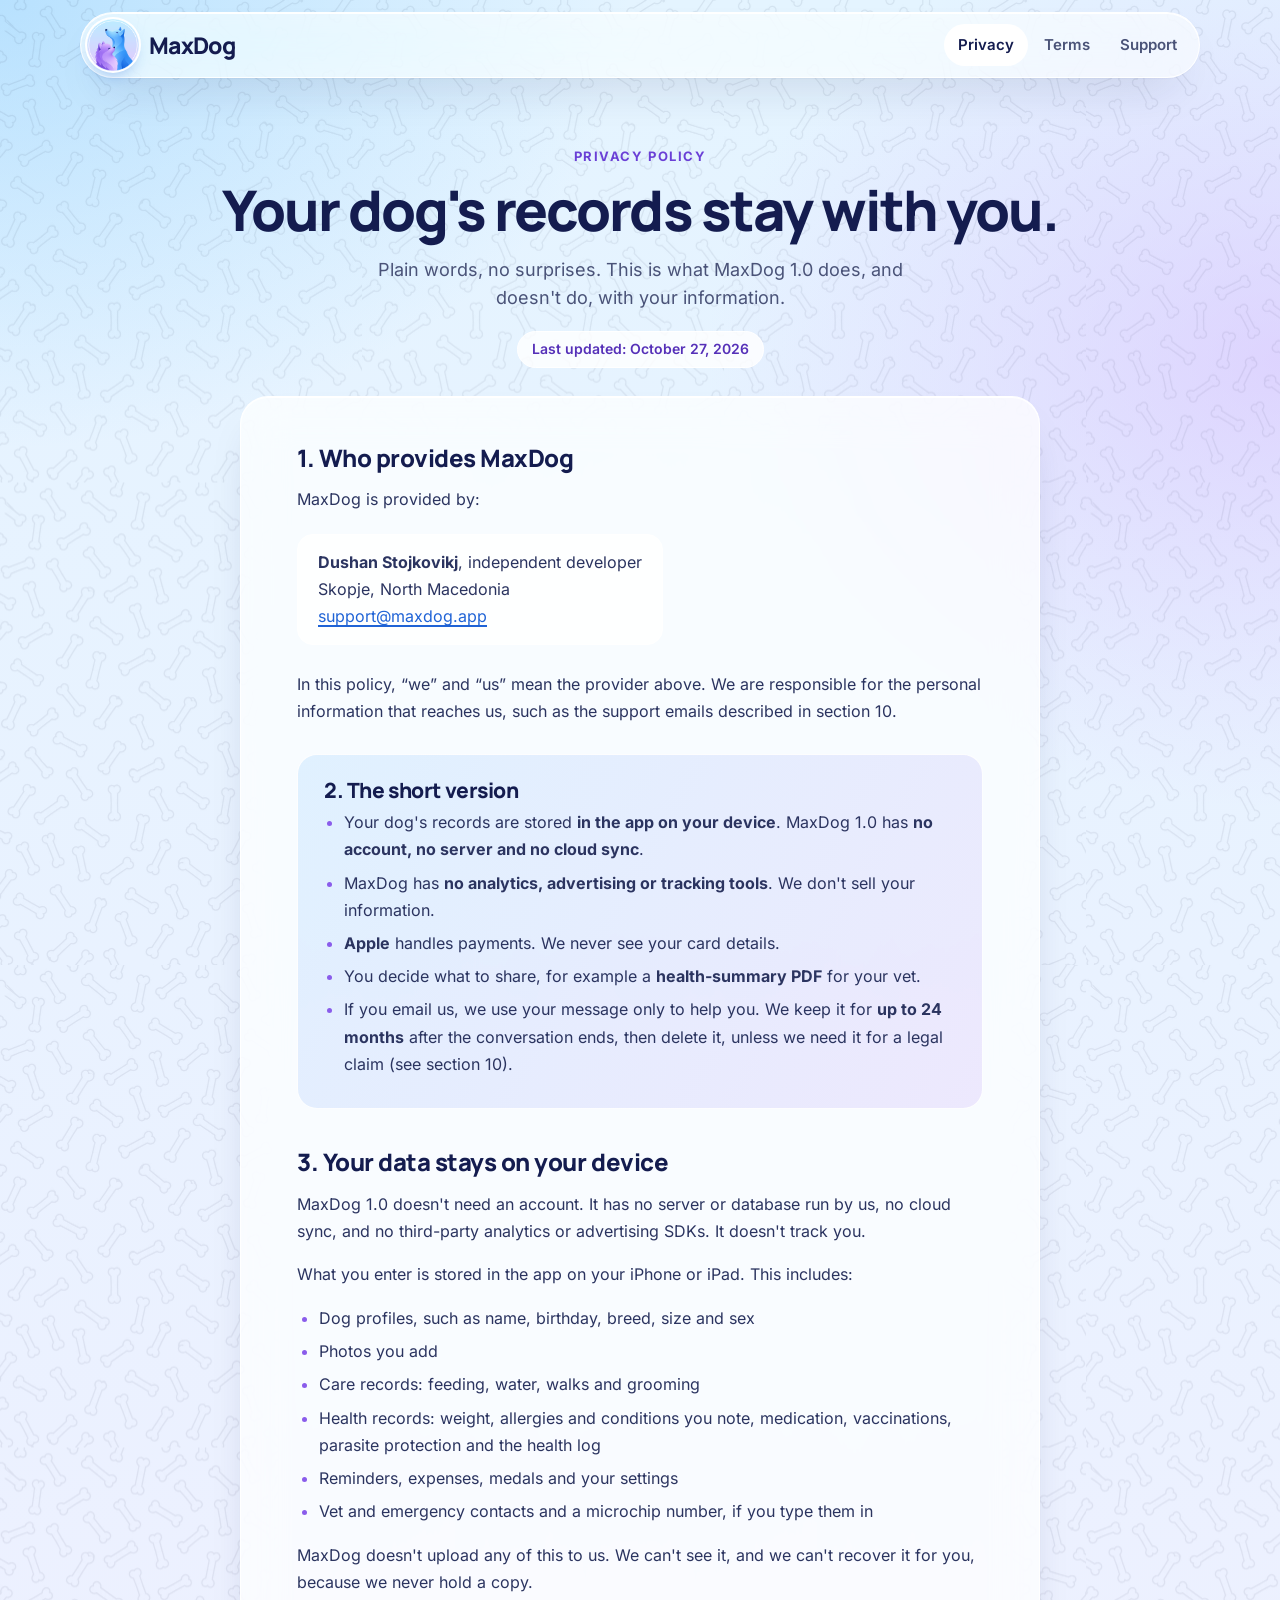
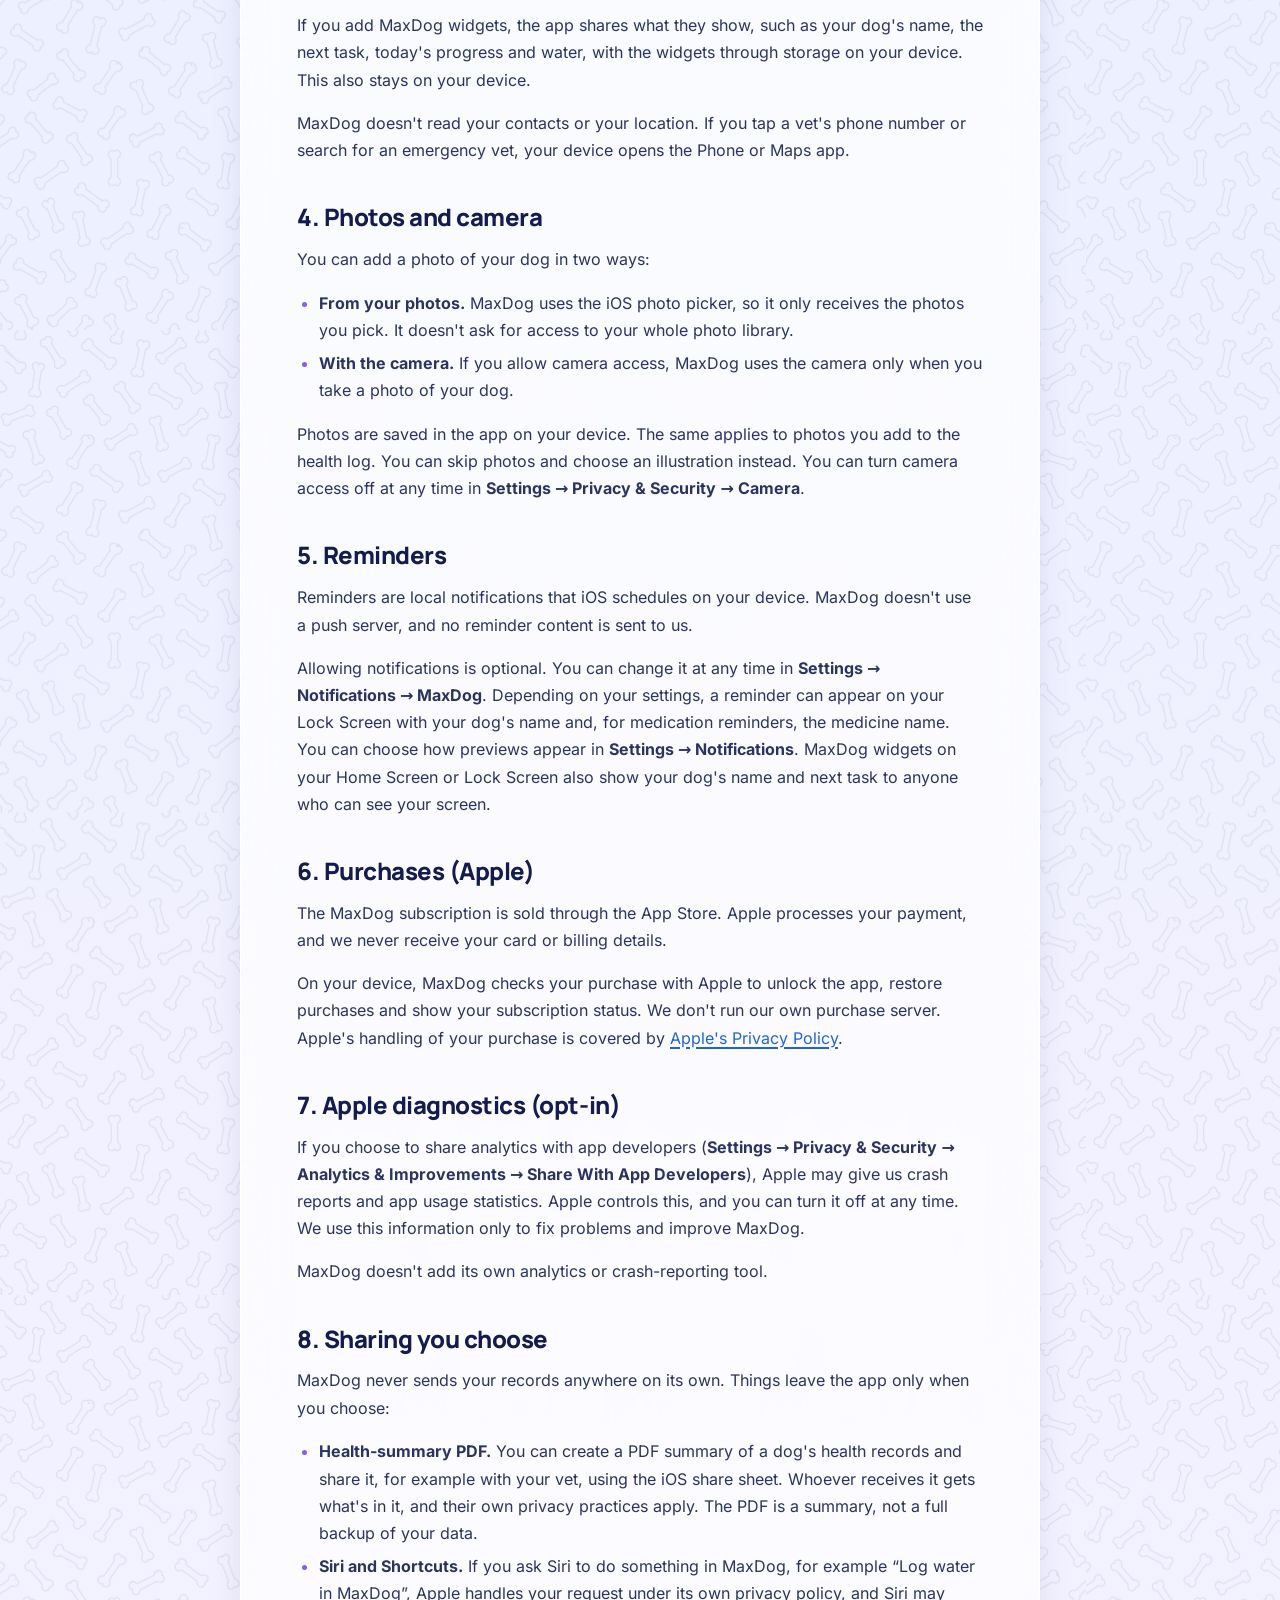
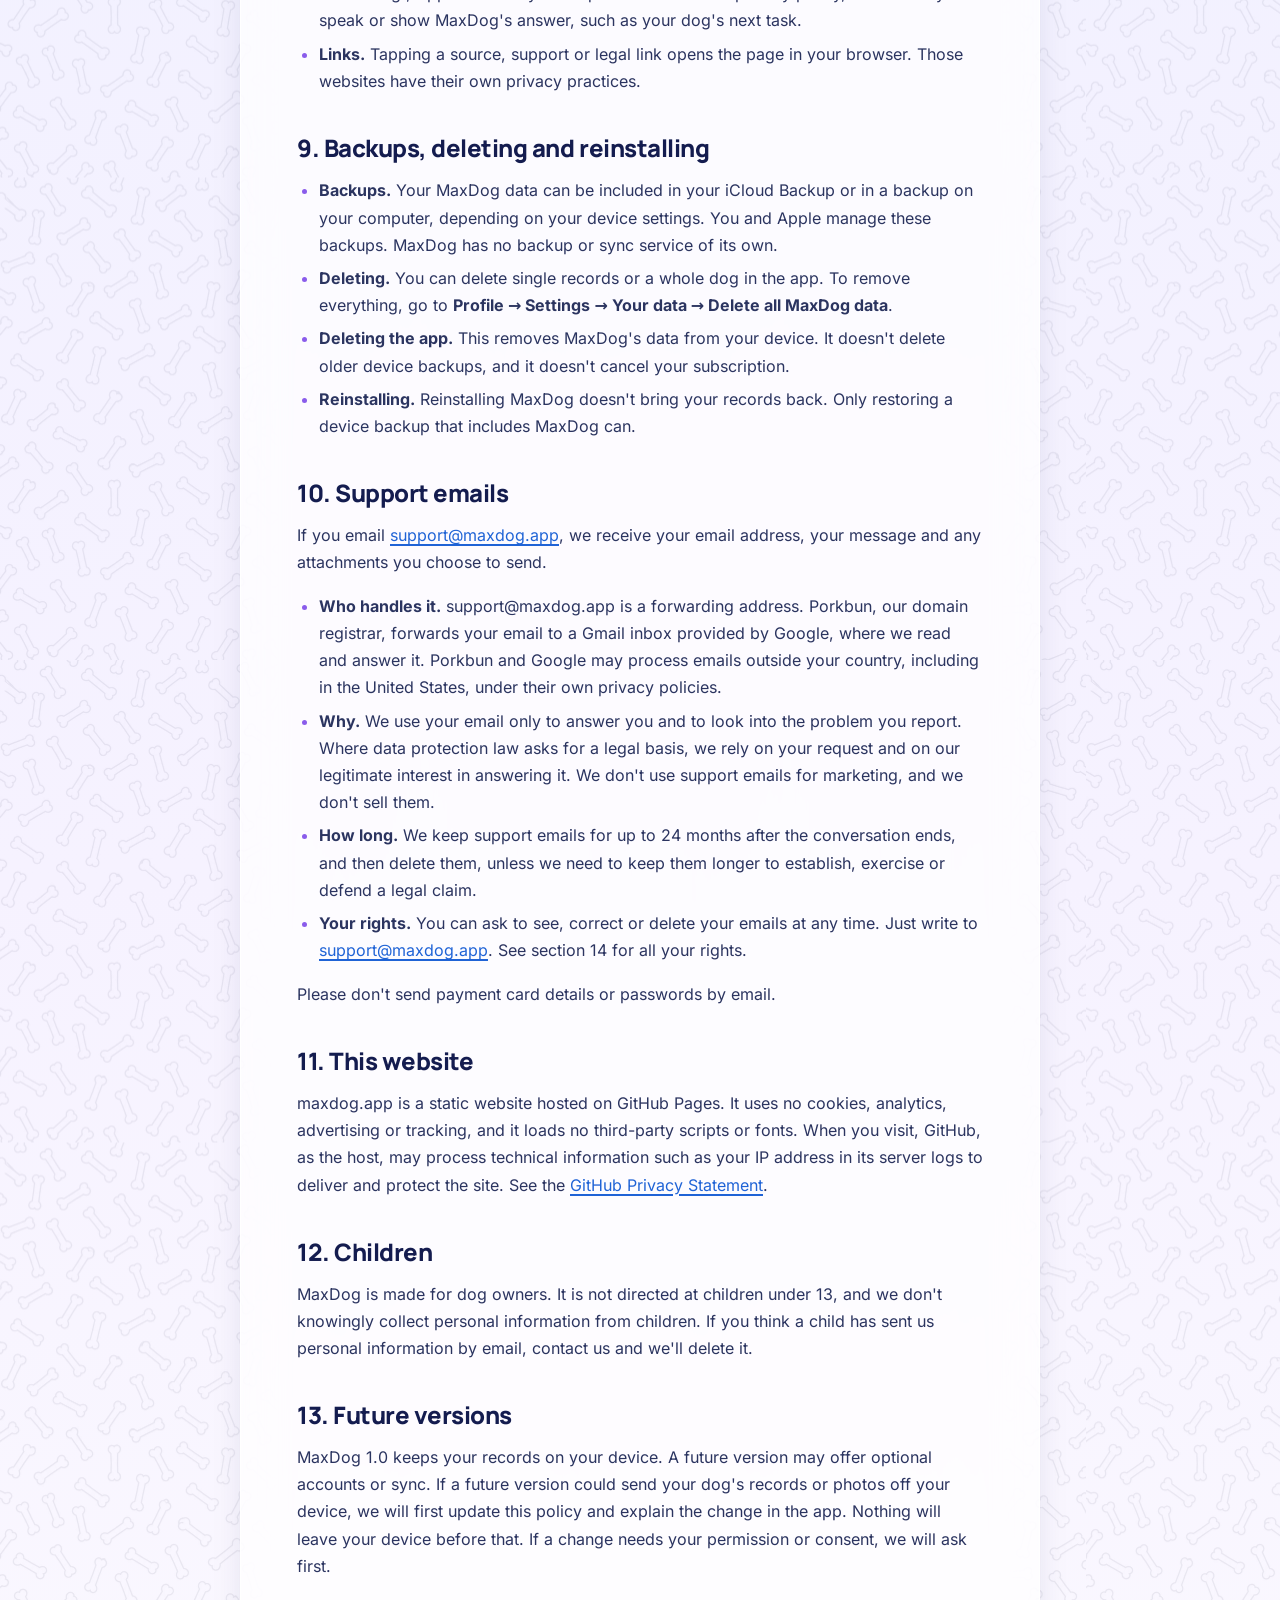
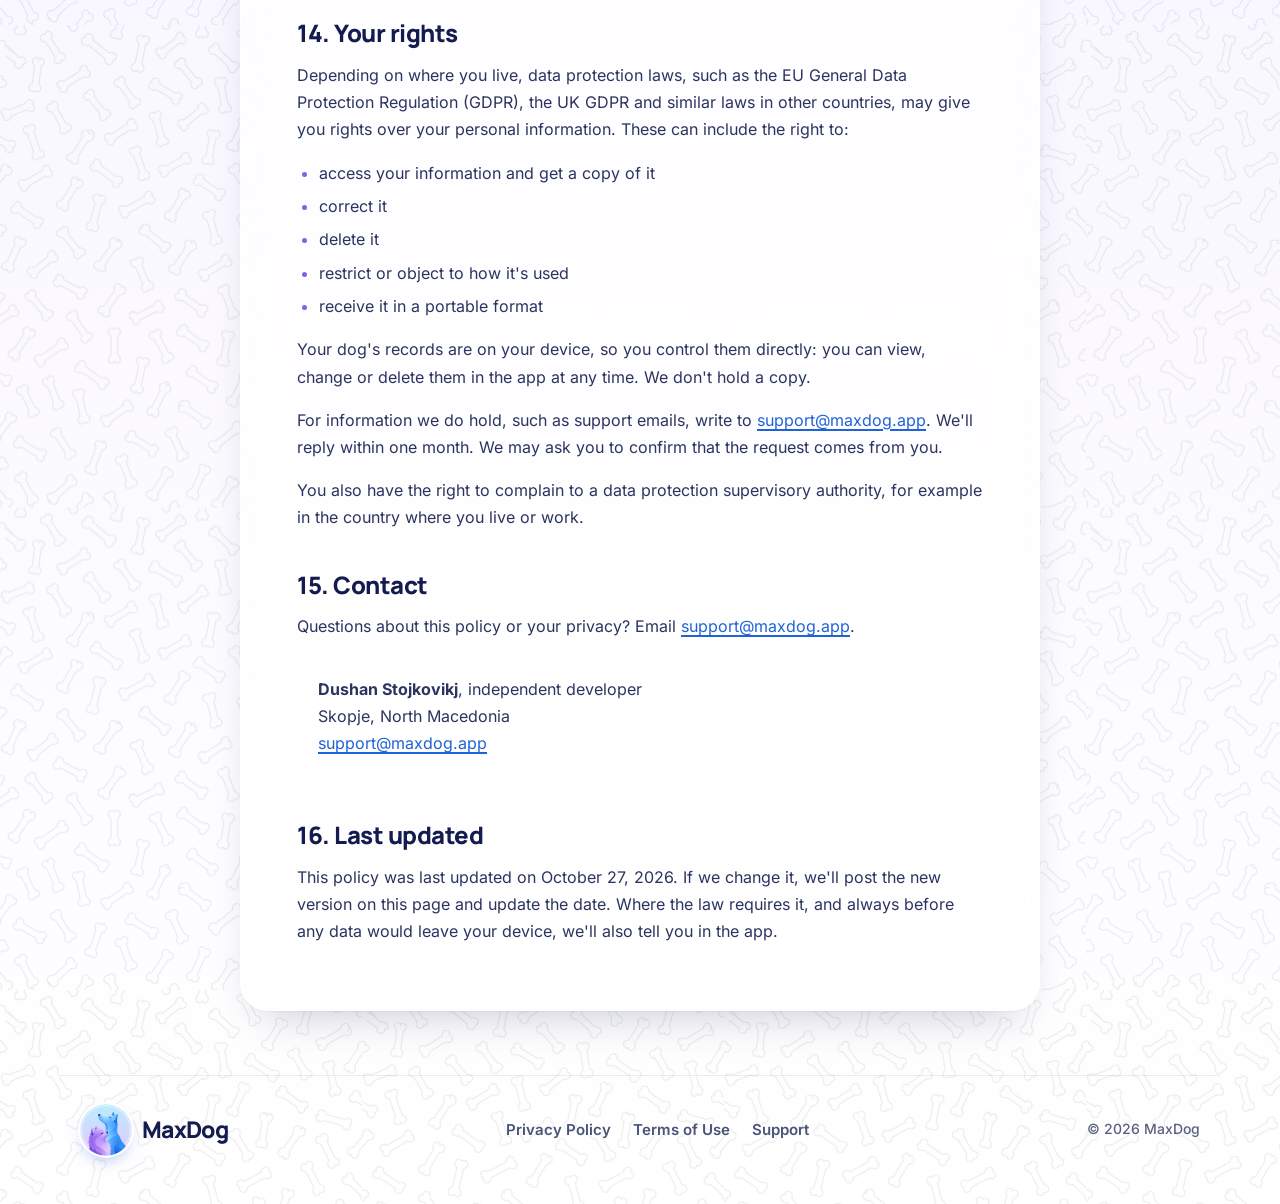
<file: privacy.html>
<!doctype html>
<html lang="en">
<head>
  <meta charset="utf-8">
  <meta name="viewport" content="width=device-width, initial-scale=1">
  <title>Privacy Policy · MaxDog</title>
  <meta name="description" content="How MaxDog handles your information. Your dog's records stay on your device. No account, no tracking.">
  <meta name="theme-color" content="#E2F2FF">
  <link rel="canonical" href="https://maxdog.app/privacy.html">
  <link rel="icon" href="/favicon-32.png" sizes="32x32" type="image/png">
  <link rel="icon" href="/favicon.png" sizes="64x64" type="image/png">
  <link rel="apple-touch-icon" href="/apple-touch-icon.png">
  <link rel="stylesheet" href="/styles.css">
  <meta property="og:type" content="website">
  <meta property="og:site_name" content="MaxDog">
  <meta property="og:title" content="Privacy Policy · MaxDog">
  <meta property="og:description" content="How MaxDog handles your information. Your dog's records stay on your device. No account, no tracking.">
  <meta property="og:url" content="https://maxdog.app/privacy.html">
  <meta property="og:image" content="https://maxdog.app/og-default.png">
  <meta property="og:image:width" content="1200">
  <meta property="og:image:height" content="630">
  <meta name="twitter:card" content="summary_large_image">
</head>
<body>
  <a class="skip" href="#main">Skip to content</a>

  <header class="site-header">
    <div class="nav glass">
      <a class="brand" href="/" aria-label="MaxDog home">
        <img class="brand-logo" src="/img/logo-160.png" width="52" height="52" alt="">
        <span class="brand-name">MaxDog</span>
      </a>
      <nav class="nav-links" aria-label="Main">
        <a href="/privacy.html" aria-current="page">Privacy</a>
        <a href="/terms.html">Terms</a>
        <a href="/support.html">Support</a>
      </nav>
    </div>
  </header>

  <main id="main">
    <section class="doc-hero">
      <div class="wrap">
        <p class="kicker">Privacy Policy</p>
        <h1>Your dog's records stay with you.</h1>
        <p>Plain words, no surprises. This is what MaxDog 1.0 does, and doesn't do, with your information.</p>
        <p class="updated">Last updated: <time datetime="2026-10-27">October 27, 2026</time></p>
      </div>
    </section>

    <div class="wrap">
      <article class="doc glass">
        <h2 id="provider">1. Who provides MaxDog</h2>
        <p>MaxDog is provided by:</p>
        <p class="provider"><strong>Dushan Stojkovikj</strong>, independent developer<br>Skopje, North Macedonia<br><a href="mailto:support@maxdog.app">support@maxdog.app</a></p>
        <p>In this policy, “we” and “us” mean the provider above. We are responsible for the personal information that reaches us, such as the support emails described in section 10.</p>

        <section class="summary" aria-labelledby="short">
          <h2 id="short">2. The short version</h2>
          <ul>
            <li>Your dog's records are stored <strong>in the app on your device</strong>. MaxDog 1.0 has <strong>no account, no server and no cloud sync</strong>.</li>
            <li>MaxDog has <strong>no analytics, advertising or tracking tools</strong>. We don't sell your information.</li>
            <li><strong>Apple</strong> handles payments. We never see your card details.</li>
            <li>You decide what to share, for example a <strong>health-summary PDF</strong> for your vet.</li>
            <li>If you email us, we use your message only to help you. We keep it for <strong>up to 24 months</strong> after the conversation ends, then delete it, unless we need it for a legal claim (see section 10).</li>
          </ul>
        </section>

        <h2 id="on-device">3. Your data stays on your device</h2>
        <p>MaxDog 1.0 doesn't need an account. It has no server or database run by us, no cloud sync, and no third-party analytics or advertising SDKs. It doesn't track you.</p>
        <p>What you enter is stored in the app on your iPhone or iPad. This includes:</p>
        <ul>
          <li>Dog profiles, such as name, birthday, breed, size and sex</li>
          <li>Photos you add</li>
          <li>Care records: feeding, water, walks and grooming</li>
          <li>Health records: weight, allergies and conditions you note, medication, vaccinations, parasite protection and the health log</li>
          <li>Reminders, expenses, medals and your settings</li>
          <li>Vet and emergency contacts and a microchip number, if you type them in</li>
        </ul>
        <p>MaxDog doesn't upload any of this to us. We can't see it, and we can't recover it for you, because we never hold a copy.</p>
        <p>If you add MaxDog widgets, the app shares what they show, such as your dog's name, the next task, today's progress and water, with the widgets through storage on your device. This also stays on your device.</p>
        <p>MaxDog doesn't read your contacts or your location. If you tap a vet's phone number or search for an emergency vet, your device opens the Phone or Maps app.</p>

        <h2 id="photos">4. Photos and camera</h2>
        <p>You can add a photo of your dog in two ways:</p>
        <ul>
          <li><strong>From your photos.</strong> MaxDog uses the iOS photo picker, so it only receives the photos you pick. It doesn't ask for access to your whole photo library.</li>
          <li><strong>With the camera.</strong> If you allow camera access, MaxDog uses the camera only when you take a photo of your dog.</li>
        </ul>
        <p>Photos are saved in the app on your device. The same applies to photos you add to the health log. You can skip photos and choose an illustration instead. You can turn camera access off at any time in <strong>Settings → Privacy &amp; Security → Camera</strong>.</p>

        <h2 id="reminders">5. Reminders</h2>
        <p>Reminders are local notifications that iOS schedules on your device. MaxDog doesn't use a push server, and no reminder content is sent to us.</p>
        <p>Allowing notifications is optional. You can change it at any time in <strong>Settings → Notifications → MaxDog</strong>. Depending on your settings, a reminder can appear on your Lock Screen with your dog's name and, for medication reminders, the medicine name. You can choose how previews appear in <strong>Settings → Notifications</strong>. MaxDog widgets on your Home Screen or Lock Screen also show your dog's name and next task to anyone who can see your screen.</p>

        <h2 id="purchases">6. Purchases (Apple)</h2>
        <p>The MaxDog subscription is sold through the App Store. Apple processes your payment, and we never receive your card or billing details.</p>
        <p>On your device, MaxDog checks your purchase with Apple to unlock the app, restore purchases and show your subscription status. We don't run our own purchase server. Apple's handling of your purchase is covered by <a href="https://www.apple.com/legal/privacy/" rel="noopener">Apple's Privacy Policy</a>.</p>

        <h2 id="diagnostics">7. Apple diagnostics (opt-in)</h2>
        <p>If you choose to share analytics with app developers (<strong>Settings → Privacy &amp; Security → Analytics &amp; Improvements → Share With App Developers</strong>), Apple may give us crash reports and app usage statistics. Apple controls this, and you can turn it off at any time. We use this information only to fix problems and improve MaxDog.</p>
        <p>MaxDog doesn't add its own analytics or crash-reporting tool.</p>

        <h2 id="sharing">8. Sharing you choose</h2>
        <p>MaxDog never sends your records anywhere on its own. Things leave the app only when you choose:</p>
        <ul>
          <li><strong>Health-summary PDF.</strong> You can create a PDF summary of a dog's health records and share it, for example with your vet, using the iOS share sheet. Whoever receives it gets what's in it, and their own privacy practices apply. The PDF is a summary, not a full backup of your data.</li>
          <li><strong>Siri and Shortcuts.</strong> If you ask Siri to do something in MaxDog, for example “Log water in MaxDog”, Apple handles your request under its own privacy policy, and Siri may speak or show MaxDog's answer, such as your dog's next task.</li>
          <li><strong>Links.</strong> Tapping a source, support or legal link opens the page in your browser. Those websites have their own privacy practices.</li>
        </ul>

        <h2 id="backups">9. Backups, deleting and reinstalling</h2>
        <ul>
          <li><strong>Backups.</strong> Your MaxDog data can be included in your iCloud Backup or in a backup on your computer, depending on your device settings. You and Apple manage these backups. MaxDog has no backup or sync service of its own.</li>
          <li><strong>Deleting.</strong> You can delete single records or a whole dog in the app. To remove everything, go to <strong>Profile → Settings → Your data → Delete all MaxDog data</strong>.</li>
          <li><strong>Deleting the app.</strong> This removes MaxDog's data from your device. It doesn't delete older device backups, and it doesn't cancel your subscription.</li>
          <li><strong>Reinstalling.</strong> Reinstalling MaxDog doesn't bring your records back. Only restoring a device backup that includes MaxDog can.</li>
        </ul>

        <h2 id="support-emails">10. Support emails</h2>
        <p>If you email <a href="mailto:support@maxdog.app">support@maxdog.app</a>, we receive your email address, your message and any attachments you choose to send.</p>
        <ul>
          <li><strong>Who handles it.</strong> support@maxdog.app is a forwarding address. Porkbun, our domain registrar, forwards your email to a Gmail inbox provided by Google, where we read and answer it. Porkbun and Google may process emails outside your country, including in the United States, under their own privacy policies.</li>
          <li><strong>Why.</strong> We use your email only to answer you and to look into the problem you report. Where data protection law asks for a legal basis, we rely on your request and on our legitimate interest in answering it. We don't use support emails for marketing, and we don't sell them.</li>
          <li><strong>How long.</strong> We keep support emails for up to 24 months after the conversation ends, and then delete them, unless we need to keep them longer to establish, exercise or defend a legal claim.</li>
          <li><strong>Your rights.</strong> You can ask to see, correct or delete your emails at any time. Just write to <a href="mailto:support@maxdog.app">support@maxdog.app</a>. See section 14 for all your rights.</li>
        </ul>
        <p>Please don't send payment card details or passwords by email.</p>

        <h2 id="website">11. This website</h2>
        <p>maxdog.app is a static website hosted on GitHub Pages. It uses no cookies, analytics, advertising or tracking, and it loads no third-party scripts or fonts. When you visit, GitHub, as the host, may process technical information such as your IP address in its server logs to deliver and protect the site. See the <a href="https://docs.github.com/en/site-policy/privacy-policies/github-general-privacy-statement" rel="noopener">GitHub Privacy Statement</a>.</p>

        <h2 id="children">12. Children</h2>
        <p>MaxDog is made for dog owners. It is not directed at children under 13, and we don't knowingly collect personal information from children. If you think a child has sent us personal information by email, contact us and we'll delete it.</p>

        <h2 id="future">13. Future versions</h2>
        <p>MaxDog 1.0 keeps your records on your device. A future version may offer optional accounts or sync. If a future version could send your dog's records or photos off your device, we will first update this policy and explain the change in the app. Nothing will leave your device before that. If a change needs your permission or consent, we will ask first.</p>

        <h2 id="rights">14. Your rights</h2>
        <p>Depending on where you live, data protection laws, such as the EU General Data Protection Regulation (GDPR), the UK GDPR and similar laws in other countries, may give you rights over your personal information. These can include the right to:</p>
        <ul>
          <li>access your information and get a copy of it</li>
          <li>correct it</li>
          <li>delete it</li>
          <li>restrict or object to how it's used</li>
          <li>receive it in a portable format</li>
        </ul>
        <p>Your dog's records are on your device, so you control them directly: you can view, change or delete them in the app at any time. We don't hold a copy.</p>
        <p>For information we do hold, such as support emails, write to <a href="mailto:support@maxdog.app">support@maxdog.app</a>. We'll reply within one month. We may ask you to confirm that the request comes from you.</p>
        <p>You also have the right to complain to a data protection supervisory authority, for example in the country where you live or work.</p>

        <h2 id="contact">15. Contact</h2>
        <p>Questions about this policy or your privacy? Email <a href="mailto:support@maxdog.app">support@maxdog.app</a>.</p>
        <p class="provider"><strong>Dushan Stojkovikj</strong>, independent developer<br>Skopje, North Macedonia<br><a href="mailto:support@maxdog.app">support@maxdog.app</a></p>

        <h2 id="updated">16. Last updated</h2>
        <p>This policy was last updated on <time datetime="2026-10-27">October 27, 2026</time>. If we change it, we'll post the new version on this page and update the date. Where the law requires it, and always before any data would leave your device, we'll also tell you in the app.</p>
      </article>
    </div>
  </main>

  <footer>
    <div class="wrap foot">
      <a class="brand" href="/">
        <img class="brand-logo" src="/img/logo-160.png" width="52" height="52" alt="">
        <span class="brand-name">MaxDog</span>
      </a>
      <nav aria-label="Footer">
        <a href="/privacy.html">Privacy Policy</a>
        <a href="/terms.html">Terms of Use</a>
        <a href="/support.html">Support</a>
      </nav>
      <div class="copy">© 2026 MaxDog</div>
    </div>
  </footer>
</body>
</html>
</file>
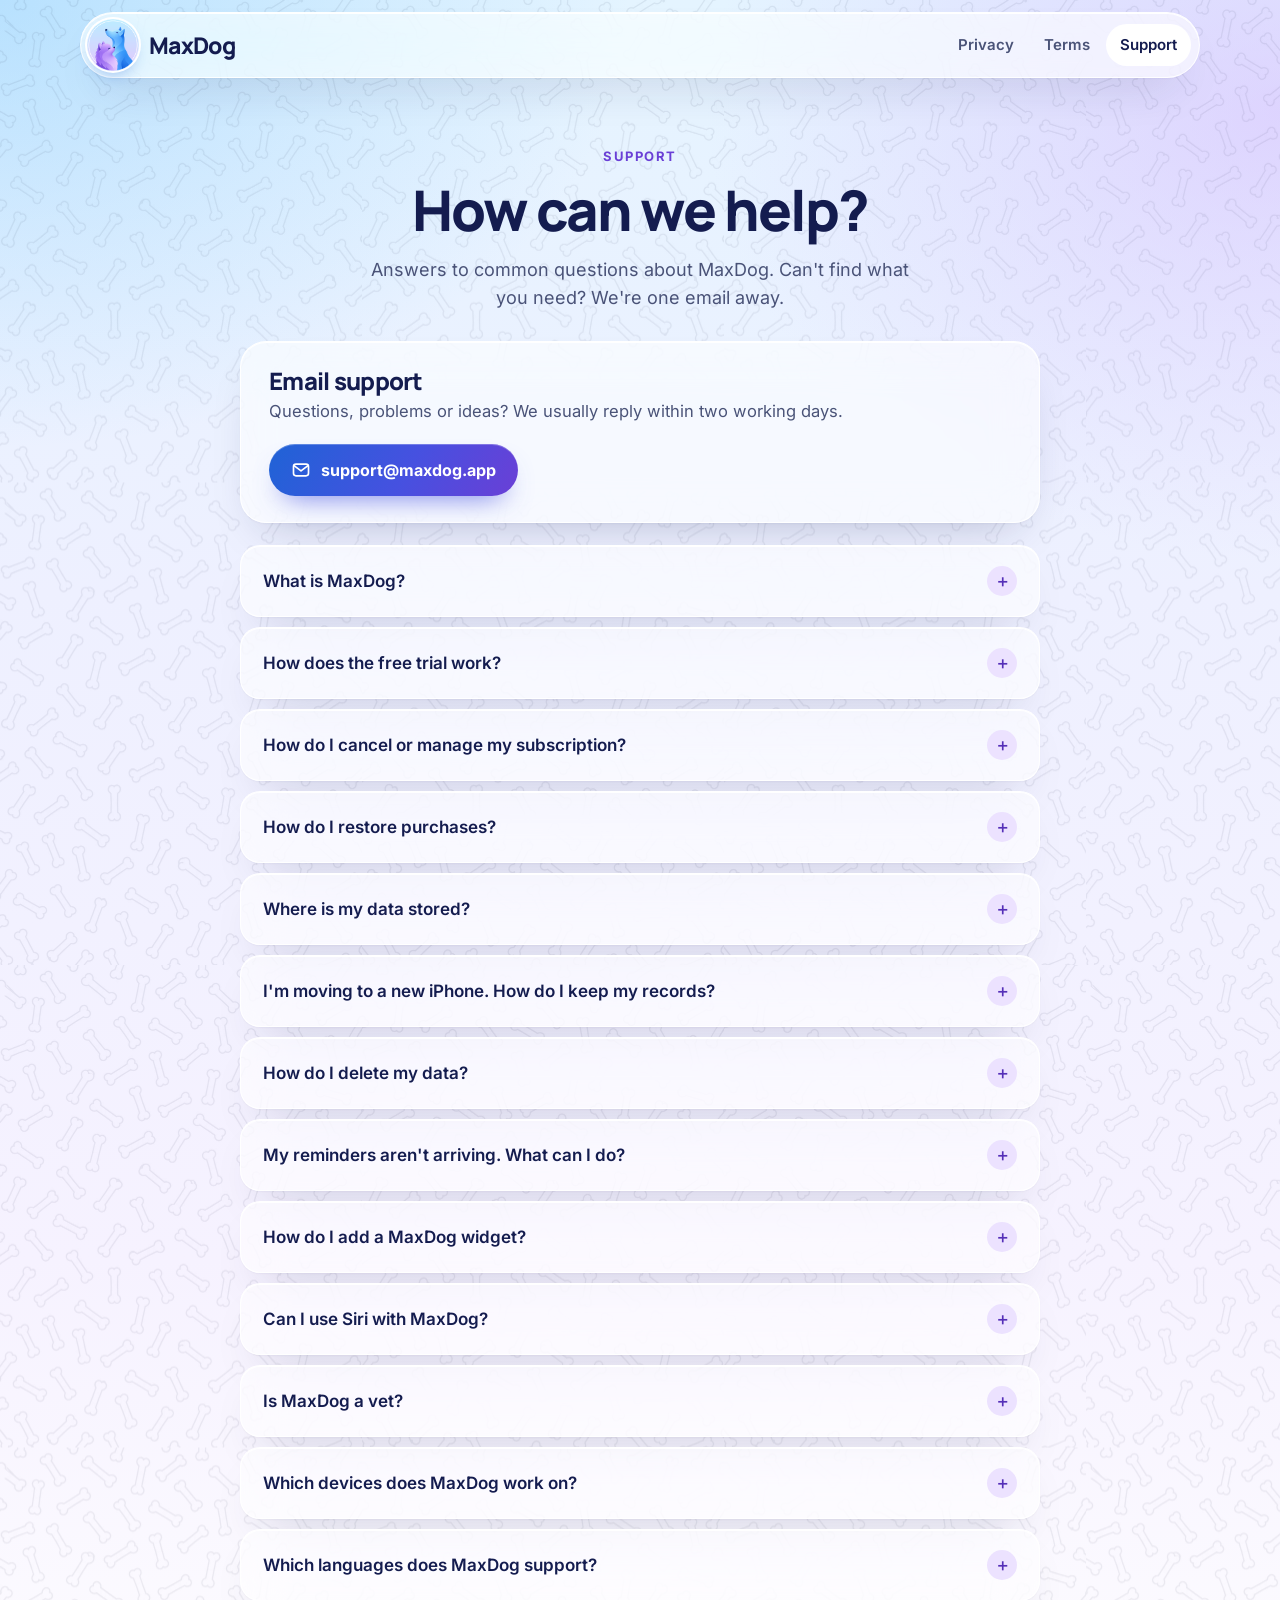
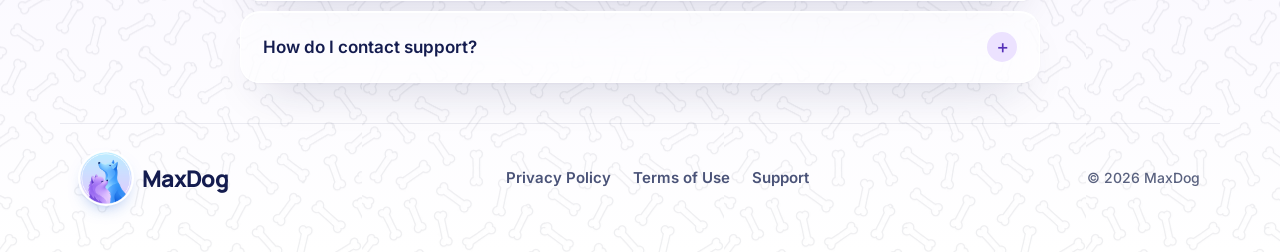
<file: support.html>
<!doctype html>
<html lang="en">
<head>
  <meta charset="utf-8">
  <meta name="viewport" content="width=device-width, initial-scale=1">
  <title>Support · MaxDog</title>
  <meta name="description" content="Get help with MaxDog: the free trial, subscriptions, your data, moving to a new iPhone, reminders, widgets and Siri.">
  <meta name="theme-color" content="#E2F2FF">
  <link rel="canonical" href="https://maxdog.app/support.html">
  <link rel="icon" href="/favicon-32.png" sizes="32x32" type="image/png">
  <link rel="icon" href="/favicon.png" sizes="64x64" type="image/png">
  <link rel="apple-touch-icon" href="/apple-touch-icon.png">
  <link rel="stylesheet" href="/styles.css">
  <meta property="og:type" content="website">
  <meta property="og:site_name" content="MaxDog">
  <meta property="og:title" content="Support · MaxDog">
  <meta property="og:description" content="Get help with MaxDog: the free trial, subscriptions, your data, moving to a new iPhone, reminders, widgets and Siri.">
  <meta property="og:url" content="https://maxdog.app/support.html">
  <meta property="og:image" content="https://maxdog.app/og-default.png">
  <meta property="og:image:width" content="1200">
  <meta property="og:image:height" content="630">
  <meta name="twitter:card" content="summary_large_image">
</head>
<body>
  <a class="skip" href="#main">Skip to content</a>

  <header class="site-header">
    <div class="nav glass">
      <a class="brand" href="/" aria-label="MaxDog home">
        <img class="brand-logo" src="/img/logo-160.png" width="52" height="52" alt="">
        <span class="brand-name">MaxDog</span>
      </a>
      <nav class="nav-links" aria-label="Main">
        <a href="/privacy.html">Privacy</a>
        <a href="/terms.html">Terms</a>
        <a href="/support.html" aria-current="page">Support</a>
      </nav>
    </div>
  </header>

  <main id="main">
    <section class="doc-hero">
      <div class="wrap">
        <p class="kicker">Support</p>
        <h1>How can we help?</h1>
        <p>Answers to common questions about MaxDog. Can't find what you need? We're one email away.</p>
      </div>
    </section>

    <div class="wrap">
      <div class="contact-card glass">
        <div>
          <h2>Email support</h2>
          <p>Questions, problems or ideas? We usually reply within two working days.</p>
        </div>
        <a class="btn btn-primary" href="mailto:support@maxdog.app?subject=MaxDog%20support">
          <svg viewBox="0 0 24 24" fill="none" stroke="currentColor" stroke-width="2" stroke-linecap="round" stroke-linejoin="round" aria-hidden="true"><rect x="3" y="5" width="18" height="14" rx="3"/><path d="M4 7l8 6 8-6"/></svg>
          support@maxdog.app
        </a>
      </div>

      <div class="faq">
        <details class="glass" id="what-is-maxdog">
          <summary><h2>What is MaxDog?</h2><span class="plus" aria-hidden="true">+</span></summary>
          <div><p>MaxDog is a dog-care app for iPhone and iPad. It tracks feeding, water, walks, grooming, weight, medication, vaccinations, parasite protection, a health log and expenses, for up to four dogs.</p><p>It reminds you about the care you set up, gives you medals for logging care, and can create a health-summary PDF to share with your vet. Widgets and Siri let you check your dog's day and log water without opening the app. The app has four tabs: Today, Growth, Care and Profile.</p></div>
        </details>
        <details class="glass" id="free-trial">
          <summary><h2>How does the free trial work?</h2><span class="plus" aria-hidden="true">+</span></summary>
          <div><p>Eligible new subscribers can try MaxDog free for 14 days. Choose Monthly or Yearly in the app to start. You aren't charged during the trial.</p><p>If you don't cancel at least 24 hours before the trial ends, your subscription starts and renews automatically. In the United States, it's USD 1.99 per month or USD 16.99 per year. Prices vary by country, and the App Store shows your price before you subscribe. Apple decides who is eligible for the trial.</p><p>A subscription is required after the trial. If notifications are on, MaxDog also sends a reminder before the trial ends, but please don't rely on it alone.</p></div>
        </details>
        <details class="glass" id="manage-subscription">
          <summary><h2>How do I cancel or manage my subscription?</h2><span class="plus" aria-hidden="true">+</span></summary>
          <div><p>Apple manages subscriptions. On your iPhone or iPad, open <strong>Settings</strong>, tap your name (your Apple Account), then <strong>Subscriptions → MaxDog</strong>. You can also tap <strong>Manage subscription</strong> in MaxDog (Profile → Settings), or open <a href="https://apps.apple.com/account/subscriptions" rel="noopener">your Apple subscriptions</a>.</p><p>Cancel at least 24 hours before the end of the current period to avoid the next charge. You keep access until the end of the period you've paid for. Deleting the app does not cancel your subscription.</p><p>Apple handles billing and refunds. You can ask for a refund at <a href="https://reportaproblem.apple.com" rel="noopener">reportaproblem.apple.com</a>.</p></div>
        </details>
        <details class="glass" id="restore">
          <summary><h2>How do I restore purchases?</h2><span class="plus" aria-hidden="true">+</span></summary>
          <div><p>Sign in with the Apple Account you used to subscribe. In MaxDog, go to <strong>Profile → Settings → Restore purchases</strong>. You'll also find Restore purchases on the subscription screen.</p><p>Restoring brings back your subscription, not your dog records. To move records, see <a href="#new-iphone">moving to a new iPhone</a>.</p></div>
        </details>
        <details class="glass" id="data-storage">
          <summary><h2>Where is my data stored?</h2><span class="plus" aria-hidden="true">+</span></summary>
          <div><p>On your device, inside the app. MaxDog 1.0 has no account, no server and no cloud sync, so we can't see your records and we can't restore them.</p><p>Your MaxDog data can be included in your iCloud Backup or a backup on your computer. Records don't sync between your devices, for example between your iPhone and iPad. Read more in our <a href="/privacy.html">Privacy Policy</a>.</p></div>
        </details>
        <details class="glass" id="new-iphone">
          <summary><h2>I'm moving to a new iPhone. How do I keep my records?</h2><span class="plus" aria-hidden="true">+</span></summary>
          <div><p>Your records move with a device backup or transfer, not with your Apple Account.</p><ol><li>On your new iPhone, use <strong>Quick Start</strong> to transfer from your old iPhone, or restore from an <strong>iCloud Backup</strong> or a <strong>backup on your computer</strong> that was made after your last changes.</li><li>Open MaxDog and check that your dogs are there.</li><li>If the app asks you to subscribe, tap <strong>Restore purchases</strong>.</li></ol><p>If you just download MaxDog again on a new device without a backup or transfer, it starts empty.</p></div>
        </details>
        <details class="glass" id="delete-data">
          <summary><h2>How do I delete my data?</h2><span class="plus" aria-hidden="true">+</span></summary>
          <div><p>You can delete single records or a whole dog in the app. To delete everything, go to <strong>Profile → Settings → Your data → Delete all MaxDog data</strong>. This can't be undone. If you want to keep a summary first, create a health-summary PDF on the same screen.</p><p>Deleting the app also removes its data from your device. It doesn't delete older backups, and it doesn't cancel your subscription.</p></div>
        </details>
        <details class="glass" id="reminders">
          <summary><h2>My reminders aren't arriving. What can I do?</h2><span class="plus" aria-hidden="true">+</span></summary>
          <div><ul><li><strong>Permission.</strong> Open <strong>Settings → Notifications → MaxDog</strong> and make sure <em>Allow Notifications</em> is on.</li><li><strong>Focus.</strong> Check that a Focus, such as Do Not Disturb or Sleep, isn't silencing MaxDog (<strong>Settings → Focus</strong>).</li><li><strong>Low Power Mode.</strong> If it's on, open MaxDog now and then so it can keep your reminders up to date.</li><li><strong>Open the app.</strong> iOS limits how many notifications an app can schedule, so MaxDog schedules reminders ahead in batches. Open MaxDog at least once a week to keep them scheduled.</li><li><strong>Check the reminder.</strong> In MaxDog, make sure the reminder is on and set to the right time.</li></ul><p>Reminders can't be guaranteed, so please don't rely on them alone for time-critical medication.</p></div>
        </details>
        <details class="glass" id="widgets">
          <summary><h2>How do I add a MaxDog widget?</h2><span class="plus" aria-hidden="true">+</span></summary>
          <div><ol><li>Touch and hold your Home Screen.</li><li>Tap <strong>Edit</strong>, then <strong>Add Widget</strong>.</li><li>Search for <strong>MaxDog</strong> and choose a size.</li></ol><p>For the Lock Screen, touch and hold the Lock Screen, tap <strong>Customize</strong>, then add MaxDog. The widget shows your dog's next task and today's progress, and you can mark a task done or log water right from it.</p><p>More than one dog? Tap your dog's name in the widget to switch, or add one widget per dog. You'll find these steps in MaxDog too: <strong>Profile → Settings → Widgets &amp; Siri</strong>. Widgets need an active subscription.</p></div>
        </details>
        <details class="glass" id="siri">
          <summary><h2>Can I use Siri with MaxDog?</h2><span class="plus" aria-hidden="true">+</span></summary>
          <div><p>Yes. Try “Log water in MaxDog”, “What's next in MaxDog” or “Mark the next task done in MaxDog”. You can also name your dog, for example “What's next for Luna in MaxDog”.</p><p>On iOS 18 or later, you can add a <strong>Log water</strong> control to Control Center. Siri actions need an active subscription.</p></div>
        </details>
        <details class="glass" id="is-maxdog-a-vet">
          <summary><h2>Is MaxDog a vet?</h2><span class="plus" aria-hidden="true">+</span></summary>
          <div><p>No. MaxDog tracks your dog's care, reminds you and gives general guidance from published sources. It is not veterinary advice, its health content has not been individually reviewed by a veterinarian, and it doesn't calculate medication doses.</p><p>If you're worried about your dog, contact your vet. In an emergency, contact your vet or an emergency clinic now.</p></div>
        </details>
        <details class="glass" id="devices">
          <summary><h2>Which devices does MaxDog work on?</h2><span class="plus" aria-hidden="true">+</span></summary>
          <div><p>MaxDog works on iPhone with iOS 17 or later and on iPad with iPadOS 17 or later. The Log water control in Control Center needs iOS 18 or later. MaxDog isn't available on Android yet. It's planned for later.</p></div>
        </details>
        <details class="glass" id="languages">
          <summary><h2>Which languages does MaxDog support?</h2><span class="plus" aria-hidden="true">+</span></summary>
          <div><p>MaxDog 1.0 is available in English.</p></div>
        </details>
        <details class="glass" id="contact">
          <summary><h2>How do I contact support?</h2><span class="plus" aria-hidden="true">+</span></summary>
          <div><p>Email <a href="mailto:support@maxdog.app">support@maxdog.app</a>. We usually reply within two working days.</p><p>To help us help you, include your device model, its iOS or iPadOS version, and your MaxDog version (shown in Profile → Settings). Please don't send payment card details or passwords.</p></div>
        </details>
      </div>
    </div>
  </main>

  <footer>
    <div class="wrap foot">
      <a class="brand" href="/">
        <img class="brand-logo" src="/img/logo-160.png" width="52" height="52" alt="">
        <span class="brand-name">MaxDog</span>
      </a>
      <nav aria-label="Footer">
        <a href="/privacy.html">Privacy Policy</a>
        <a href="/terms.html">Terms of Use</a>
        <a href="/support.html">Support</a>
      </nav>
      <div class="copy">© 2026 MaxDog</div>
    </div>
  </footer>
</body>
</html>
</file>
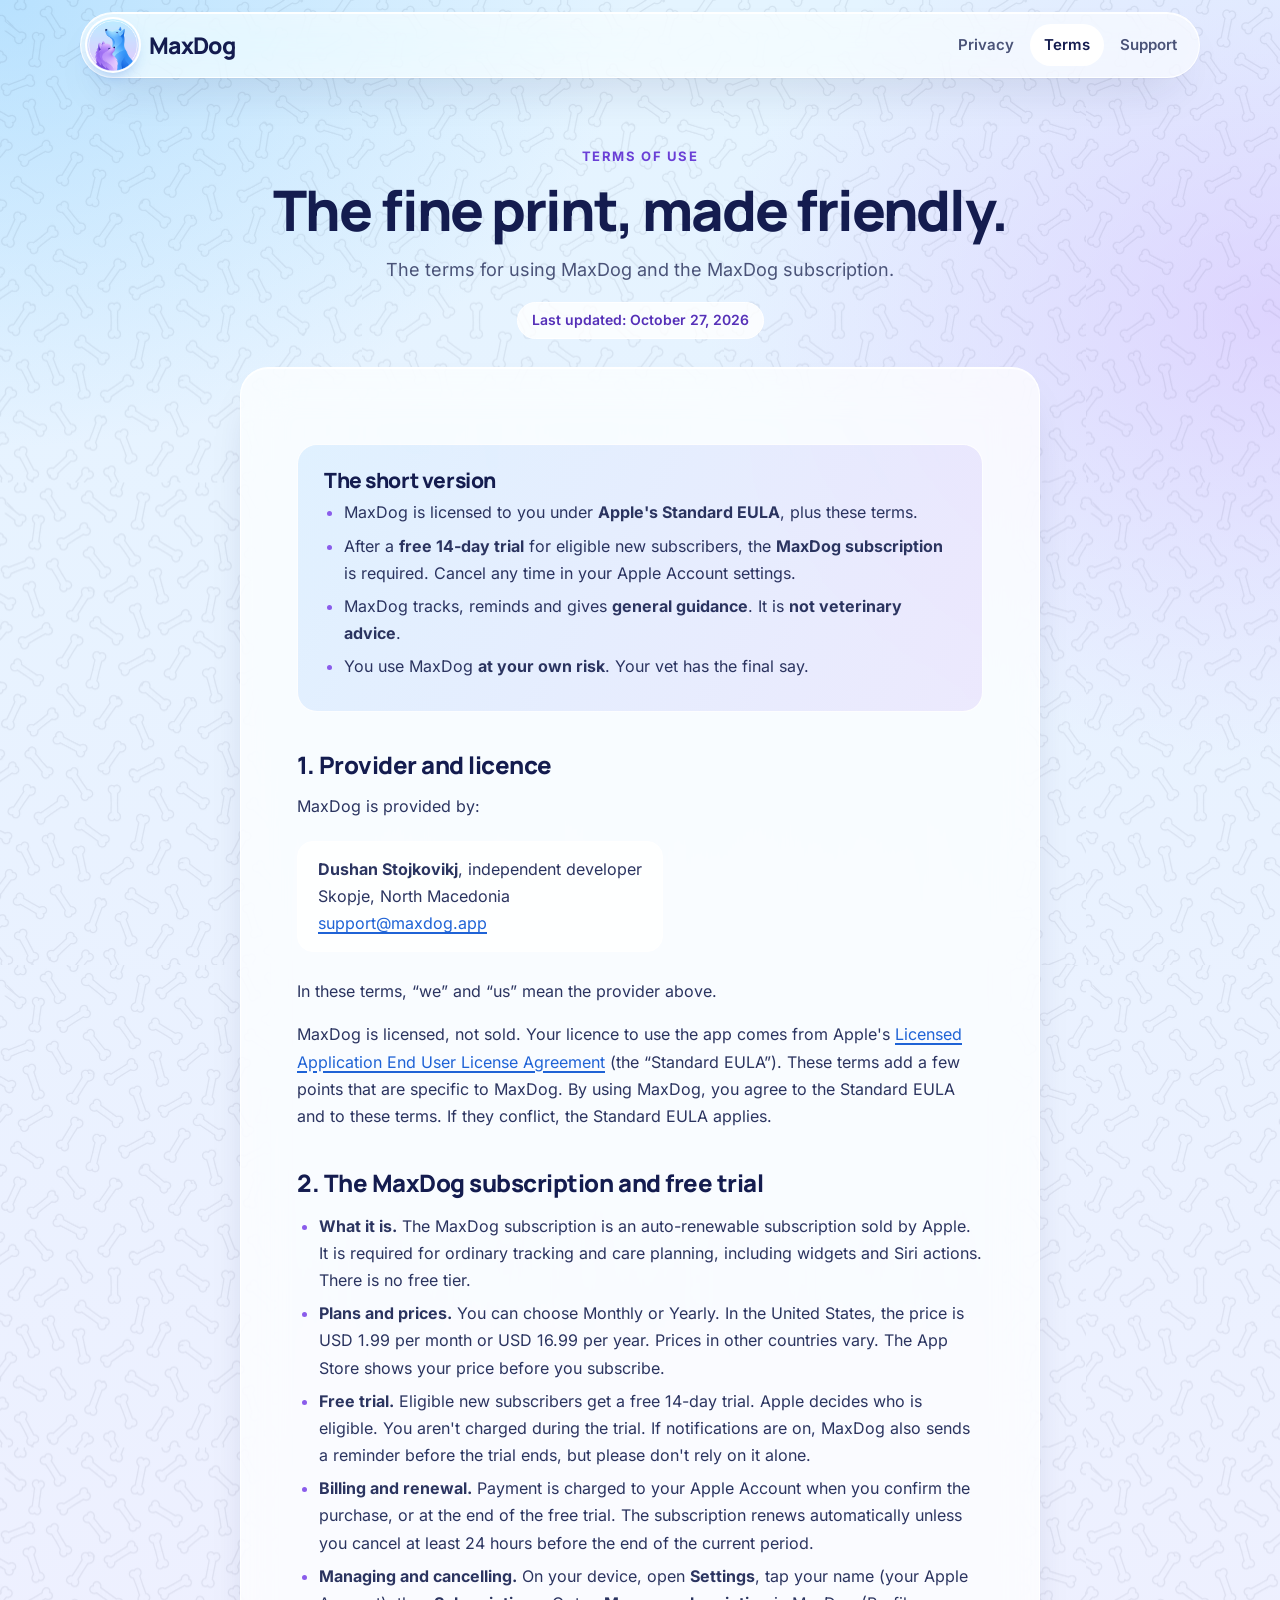
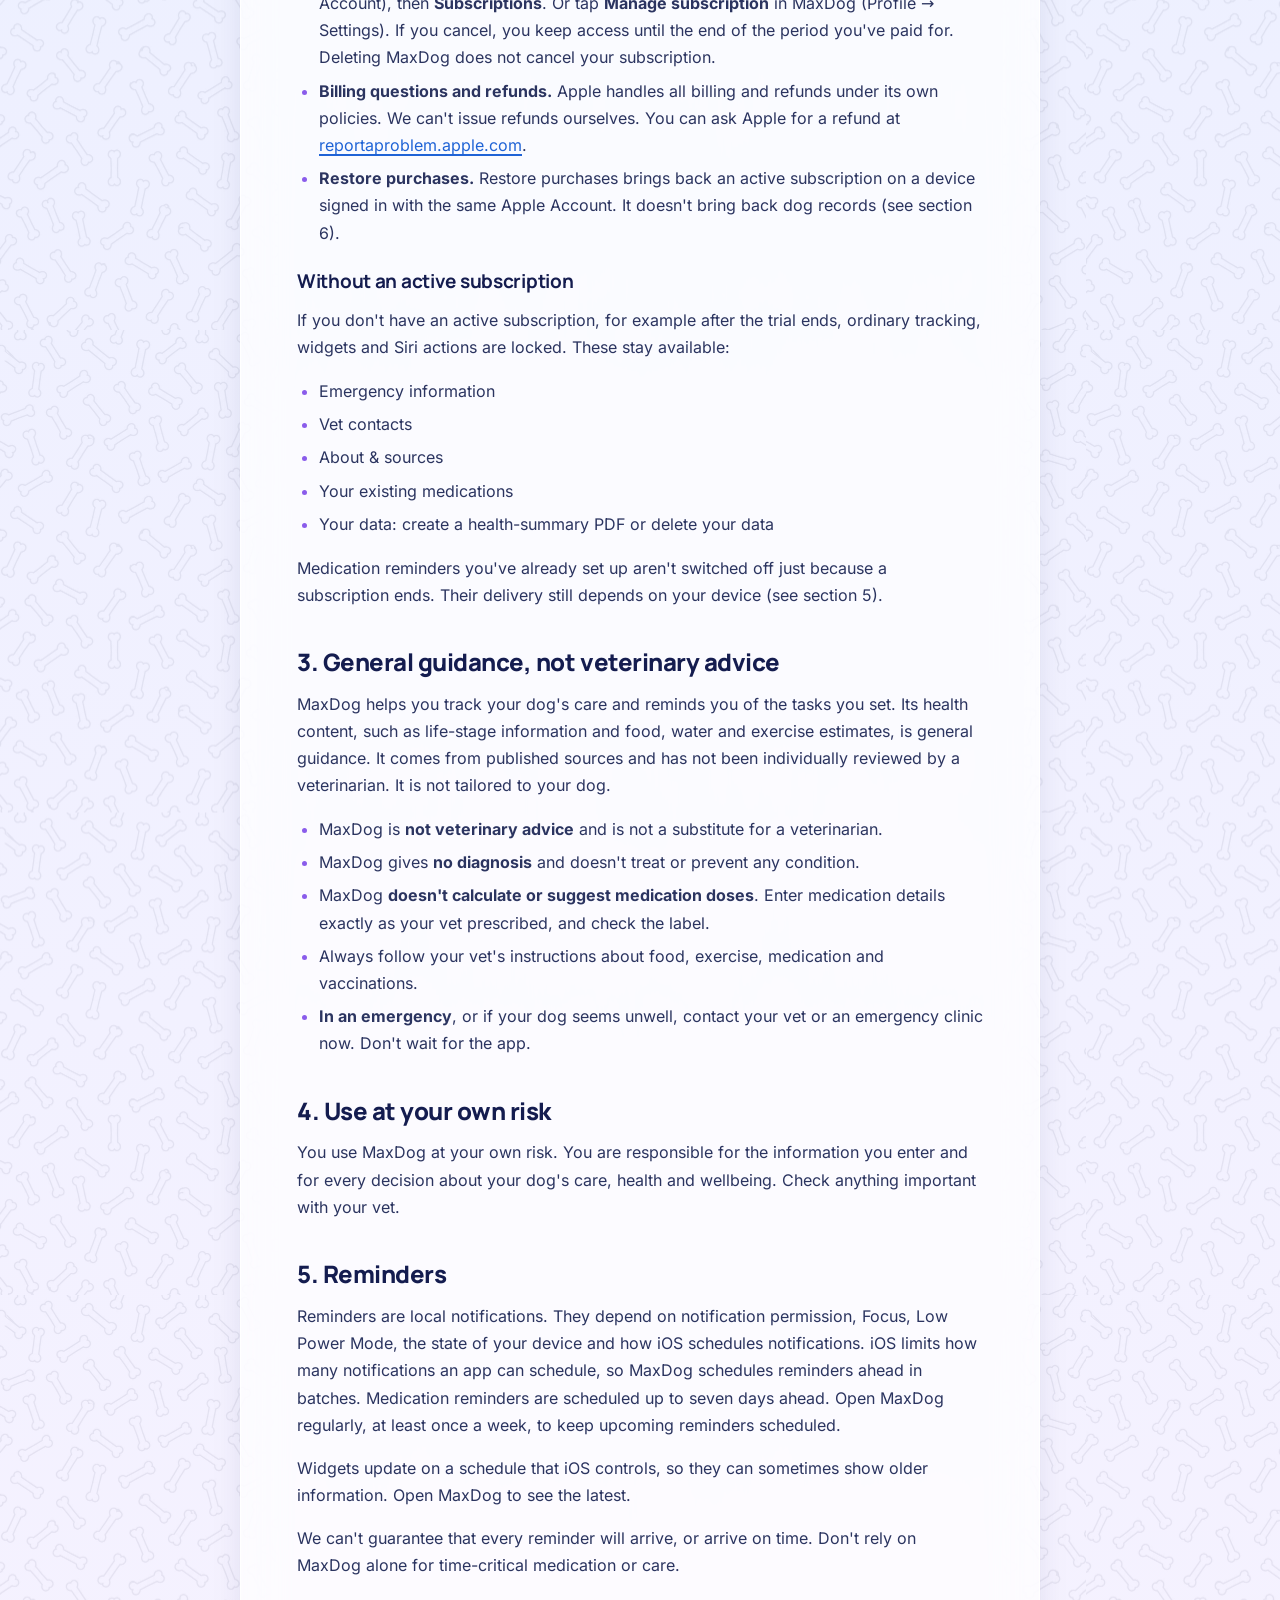
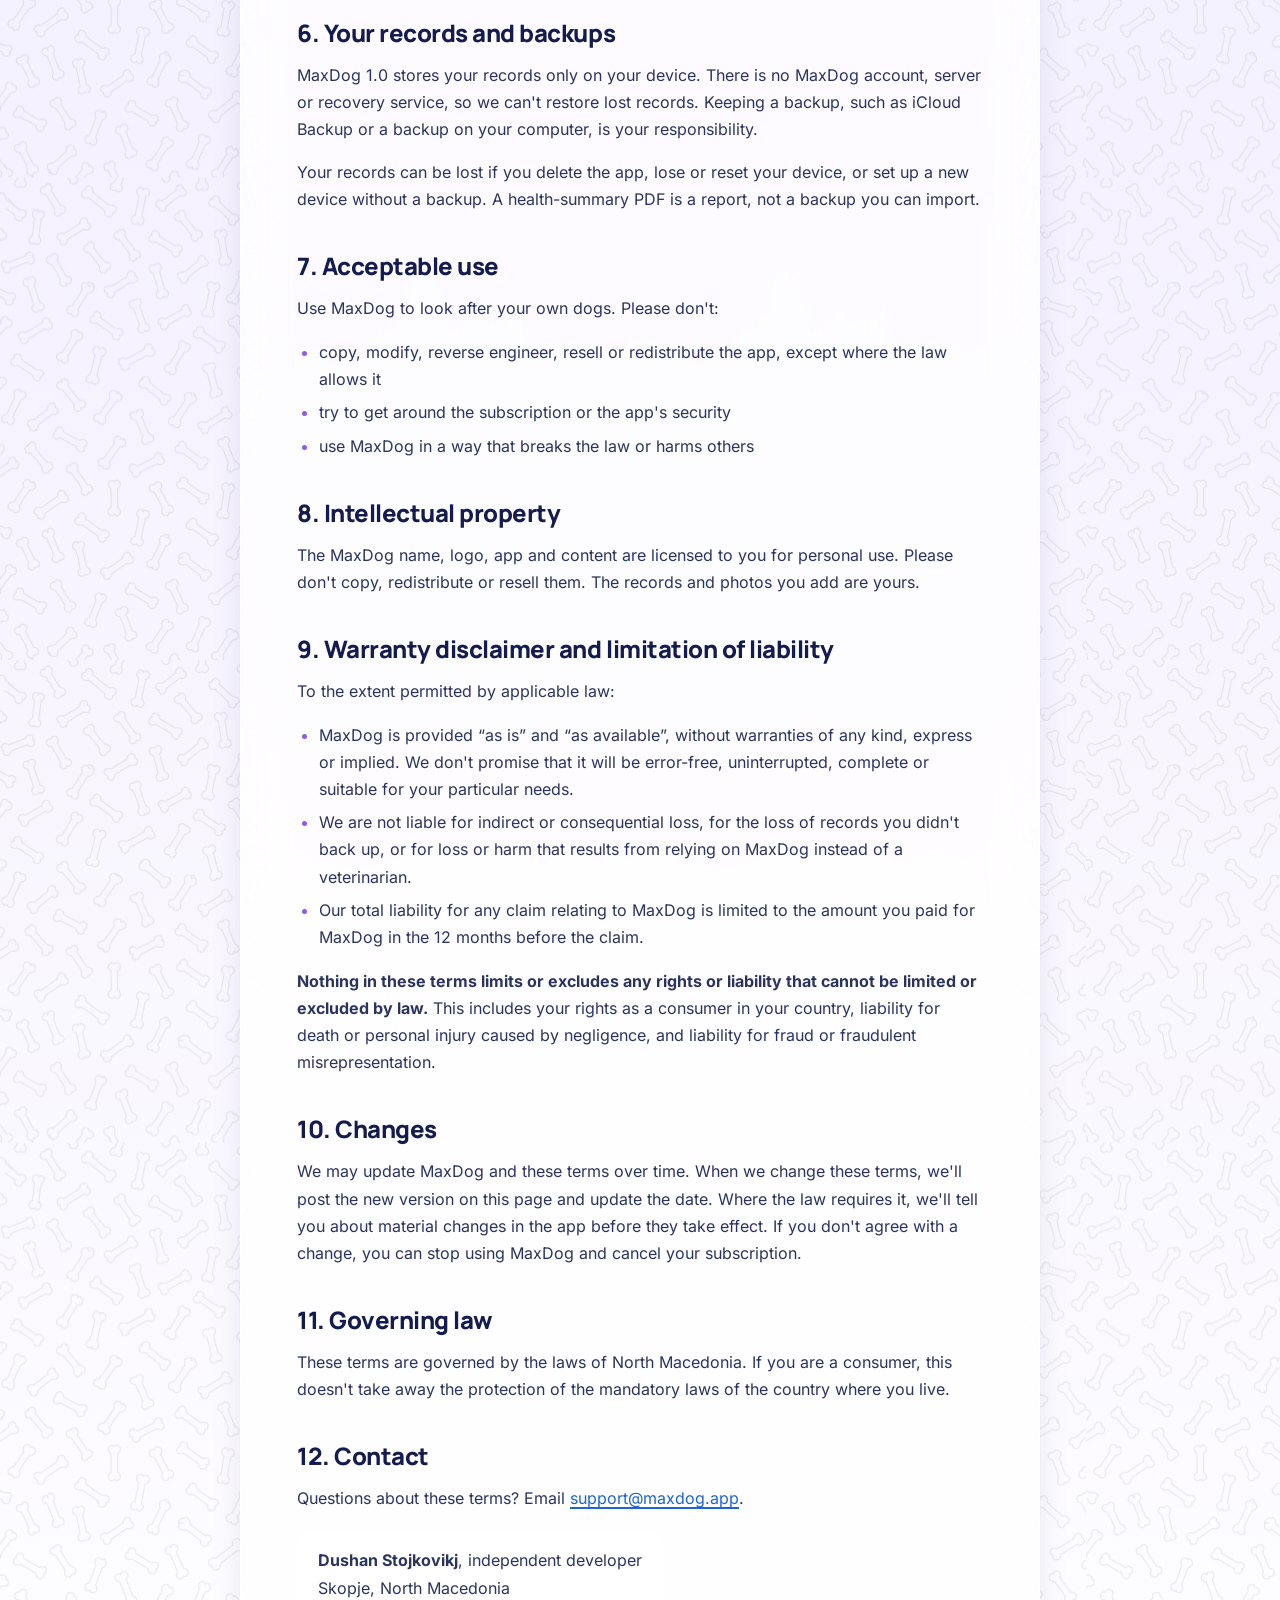
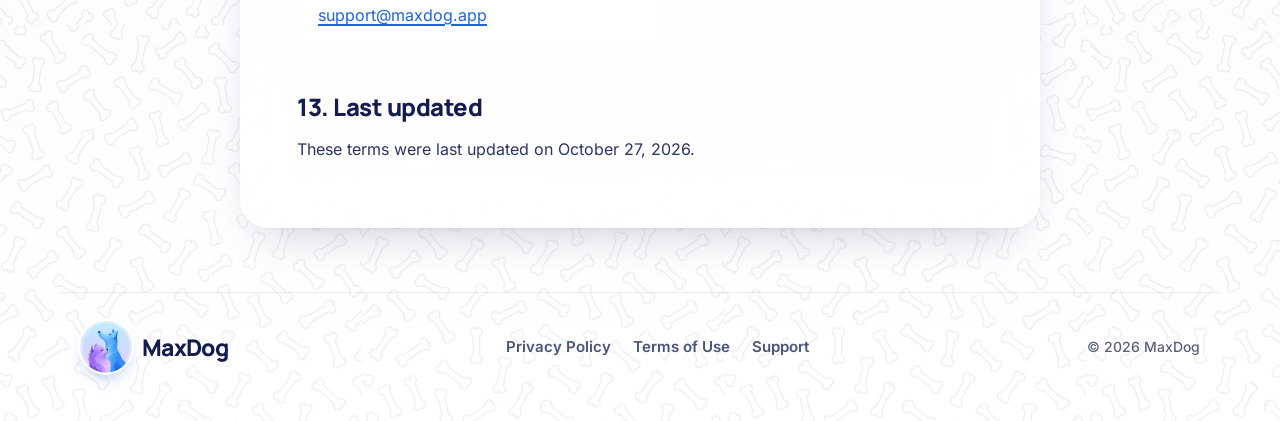
<file: terms.html>
<!doctype html>
<html lang="en">
<head>
  <meta charset="utf-8">
  <meta name="viewport" content="width=device-width, initial-scale=1">
  <title>Terms of Use · MaxDog</title>
  <meta name="description" content="Terms of Use for MaxDog and the MaxDog subscription, including the free trial and what MaxDog is not.">
  <meta name="theme-color" content="#E2F2FF">
  <link rel="canonical" href="https://maxdog.app/terms.html">
  <link rel="icon" href="/favicon-32.png" sizes="32x32" type="image/png">
  <link rel="icon" href="/favicon.png" sizes="64x64" type="image/png">
  <link rel="apple-touch-icon" href="/apple-touch-icon.png">
  <link rel="stylesheet" href="/styles.css">
  <meta property="og:type" content="website">
  <meta property="og:site_name" content="MaxDog">
  <meta property="og:title" content="Terms of Use · MaxDog">
  <meta property="og:description" content="Terms of Use for MaxDog and the MaxDog subscription, including the free trial and what MaxDog is not.">
  <meta property="og:url" content="https://maxdog.app/terms.html">
  <meta property="og:image" content="https://maxdog.app/og-default.png">
  <meta property="og:image:width" content="1200">
  <meta property="og:image:height" content="630">
  <meta name="twitter:card" content="summary_large_image">
</head>
<body>
  <a class="skip" href="#main">Skip to content</a>

  <header class="site-header">
    <div class="nav glass">
      <a class="brand" href="/" aria-label="MaxDog home">
        <img class="brand-logo" src="/img/logo-160.png" width="52" height="52" alt="">
        <span class="brand-name">MaxDog</span>
      </a>
      <nav class="nav-links" aria-label="Main">
        <a href="/privacy.html">Privacy</a>
        <a href="/terms.html" aria-current="page">Terms</a>
        <a href="/support.html">Support</a>
      </nav>
    </div>
  </header>

  <main id="main">
    <section class="doc-hero">
      <div class="wrap">
        <p class="kicker">Terms of Use</p>
        <h1>The fine print, made friendly.</h1>
        <p>The terms for using MaxDog and the MaxDog subscription.</p>
        <p class="updated">Last updated: <time datetime="2026-10-27">October 27, 2026</time></p>
      </div>
    </section>

    <div class="wrap">
      <article class="doc glass">
        <section class="summary" aria-labelledby="short">
          <h2 id="short">The short version</h2>
          <ul>
            <li>MaxDog is licensed to you under <strong>Apple's Standard EULA</strong>, plus these terms.</li>
            <li>After a <strong>free 14-day trial</strong> for eligible new subscribers, the <strong>MaxDog subscription</strong> is required. Cancel any time in your Apple Account settings.</li>
            <li>MaxDog tracks, reminds and gives <strong>general guidance</strong>. It is <strong>not veterinary advice</strong>.</li>
            <li>You use MaxDog <strong>at your own risk</strong>. Your vet has the final say.</li>
          </ul>
        </section>

        <h2 id="licence">1. Provider and licence</h2>
        <p>MaxDog is provided by:</p>
        <p class="provider"><strong>Dushan Stojkovikj</strong>, independent developer<br>Skopje, North Macedonia<br><a href="mailto:support@maxdog.app">support@maxdog.app</a></p>
        <p>In these terms, “we” and “us” mean the provider above.</p>
        <p>MaxDog is licensed, not sold. Your licence to use the app comes from Apple's <a href="https://www.apple.com/legal/internet-services/itunes/dev/stdeula/" rel="noopener">Licensed Application End User License Agreement</a> (the “Standard EULA”). These terms add a few points that are specific to MaxDog. By using MaxDog, you agree to the Standard EULA and to these terms. If they conflict, the Standard EULA applies.</p>

        <h2 id="subscription">2. The MaxDog subscription and free trial</h2>
        <ul>
          <li><strong>What it is.</strong> The MaxDog subscription is an auto-renewable subscription sold by Apple. It is required for ordinary tracking and care planning, including widgets and Siri actions. There is no free tier.</li>
          <li><strong>Plans and prices.</strong> You can choose Monthly or Yearly. In the United States, the price is USD 1.99 per month or USD 16.99 per year. Prices in other countries vary. The App Store shows your price before you subscribe.</li>
          <li><strong>Free trial.</strong> Eligible new subscribers get a free 14-day trial. Apple decides who is eligible. You aren't charged during the trial. If notifications are on, MaxDog also sends a reminder before the trial ends, but please don't rely on it alone.</li>
          <li><strong>Billing and renewal.</strong> Payment is charged to your Apple Account when you confirm the purchase, or at the end of the free trial. The subscription renews automatically unless you cancel at least 24 hours before the end of the current period.</li>
          <li><strong>Managing and cancelling.</strong> On your device, open <strong>Settings</strong>, tap your name (your Apple Account), then <strong>Subscriptions</strong>. Or tap <strong>Manage subscription</strong> in MaxDog (Profile → Settings). If you cancel, you keep access until the end of the period you've paid for. Deleting MaxDog does not cancel your subscription.</li>
          <li><strong>Billing questions and refunds.</strong> Apple handles all billing and refunds under its own policies. We can't issue refunds ourselves. You can ask Apple for a refund at <a href="https://reportaproblem.apple.com" rel="noopener">reportaproblem.apple.com</a>.</li>
          <li><strong>Restore purchases.</strong> Restore purchases brings back an active subscription on a device signed in with the same Apple Account. It doesn't bring back dog records (see section 6).</li>
        </ul>
        <h3>Without an active subscription</h3>
        <p>If you don't have an active subscription, for example after the trial ends, ordinary tracking, widgets and Siri actions are locked. These stay available:</p>
        <ul>
          <li>Emergency information</li>
          <li>Vet contacts</li>
          <li>About &amp; sources</li>
          <li>Your existing medications</li>
          <li>Your data: create a health-summary PDF or delete your data</li>
        </ul>
        <p>Medication reminders you've already set up aren't switched off just because a subscription ends. Their delivery still depends on your device (see section 5).</p>

        <h2 id="not-veterinary-advice">3. General guidance, not veterinary advice</h2>
        <p>MaxDog helps you track your dog's care and reminds you of the tasks you set. Its health content, such as life-stage information and food, water and exercise estimates, is general guidance. It comes from published sources and has not been individually reviewed by a veterinarian. It is not tailored to your dog.</p>
        <ul>
          <li>MaxDog is <strong>not veterinary advice</strong> and is not a substitute for a veterinarian.</li>
          <li>MaxDog gives <strong>no diagnosis</strong> and doesn't treat or prevent any condition.</li>
          <li>MaxDog <strong>doesn't calculate or suggest medication doses</strong>. Enter medication details exactly as your vet prescribed, and check the label.</li>
          <li>Always follow your vet's instructions about food, exercise, medication and vaccinations.</li>
          <li><strong>In an emergency</strong>, or if your dog seems unwell, contact your vet or an emergency clinic now. Don't wait for the app.</li>
        </ul>

        <h2 id="own-risk">4. Use at your own risk</h2>
        <p>You use MaxDog at your own risk. You are responsible for the information you enter and for every decision about your dog's care, health and wellbeing. Check anything important with your vet.</p>

        <h2 id="reminders">5. Reminders</h2>
        <p>Reminders are local notifications. They depend on notification permission, Focus, Low Power Mode, the state of your device and how iOS schedules notifications. iOS limits how many notifications an app can schedule, so MaxDog schedules reminders ahead in batches. Medication reminders are scheduled up to seven days ahead. Open MaxDog regularly, at least once a week, to keep upcoming reminders scheduled.</p>
        <p>Widgets update on a schedule that iOS controls, so they can sometimes show older information. Open MaxDog to see the latest.</p>
        <p>We can't guarantee that every reminder will arrive, or arrive on time. Don't rely on MaxDog alone for time-critical medication or care.</p>

        <h2 id="records">6. Your records and backups</h2>
        <p>MaxDog 1.0 stores your records only on your device. There is no MaxDog account, server or recovery service, so we can't restore lost records. Keeping a backup, such as iCloud Backup or a backup on your computer, is your responsibility.</p>
        <p>Your records can be lost if you delete the app, lose or reset your device, or set up a new device without a backup. A health-summary PDF is a report, not a backup you can import.</p>

        <h2 id="acceptable-use">7. Acceptable use</h2>
        <p>Use MaxDog to look after your own dogs. Please don't:</p>
        <ul>
          <li>copy, modify, reverse engineer, resell or redistribute the app, except where the law allows it</li>
          <li>try to get around the subscription or the app's security</li>
          <li>use MaxDog in a way that breaks the law or harms others</li>
        </ul>

        <h2 id="ip">8. Intellectual property</h2>
        <p>The MaxDog name, logo, app and content are licensed to you for personal use. Please don't copy, redistribute or resell them. The records and photos you add are yours.</p>

        <h2 id="liability">9. Warranty disclaimer and limitation of liability</h2>
        <p>To the extent permitted by applicable law:</p>
        <ul>
          <li>MaxDog is provided “as is” and “as available”, without warranties of any kind, express or implied. We don't promise that it will be error-free, uninterrupted, complete or suitable for your particular needs.</li>
          <li>We are not liable for indirect or consequential loss, for the loss of records you didn't back up, or for loss or harm that results from relying on MaxDog instead of a veterinarian.</li>
          <li>Our total liability for any claim relating to MaxDog is limited to the amount you paid for MaxDog in the 12 months before the claim.</li>
        </ul>
        <p><strong>Nothing in these terms limits or excludes any rights or liability that cannot be limited or excluded by law.</strong> This includes your rights as a consumer in your country, liability for death or personal injury caused by negligence, and liability for fraud or fraudulent misrepresentation.</p>

        <h2 id="changes">10. Changes</h2>
        <p>We may update MaxDog and these terms over time. When we change these terms, we'll post the new version on this page and update the date. Where the law requires it, we'll tell you about material changes in the app before they take effect. If you don't agree with a change, you can stop using MaxDog and cancel your subscription.</p>

        <h2 id="law">11. Governing law</h2>
        <p>These terms are governed by the laws of North Macedonia. If you are a consumer, this doesn't take away the protection of the mandatory laws of the country where you live.</p>

        <h2 id="contact">12. Contact</h2>
        <p>Questions about these terms? Email <a href="mailto:support@maxdog.app">support@maxdog.app</a>.</p>
        <p class="provider"><strong>Dushan Stojkovikj</strong>, independent developer<br>Skopje, North Macedonia<br><a href="mailto:support@maxdog.app">support@maxdog.app</a></p>

        <h2 id="updated">13. Last updated</h2>
        <p>These terms were last updated on <time datetime="2026-10-27">October 27, 2026</time>.</p>
      </article>
    </div>
  </main>

  <footer>
    <div class="wrap foot">
      <a class="brand" href="/">
        <img class="brand-logo" src="/img/logo-160.png" width="52" height="52" alt="">
        <span class="brand-name">MaxDog</span>
      </a>
      <nav aria-label="Footer">
        <a href="/privacy.html">Privacy Policy</a>
        <a href="/terms.html">Terms of Use</a>
        <a href="/support.html">Support</a>
      </nav>
      <div class="copy">© 2026 MaxDog</div>
    </div>
  </footer>
</body>
</html>
</file>
<file: styles.css>
/* =========================================================
   MaxDog — site styles
   Palette taken from the logo: sky-blue dog, lavender dog,
   indigo nose. Manrope (display) + Inter (text).
   ========================================================= */

@font-face { font-family: "Manrope"; font-weight: 600; font-display: swap; src: url("fonts/manrope-latin-600-normal.woff2") format("woff2"); }
@font-face { font-family: "Manrope"; font-weight: 700; font-display: swap; src: url("fonts/manrope-latin-700-normal.woff2") format("woff2"); }
@font-face { font-family: "Manrope"; font-weight: 800; font-display: swap; src: url("fonts/manrope-latin-800-normal.woff2") format("woff2"); }
@font-face { font-family: "Inter"; font-weight: 400; font-display: swap; src: url("fonts/inter-latin-400-normal.woff2") format("woff2"); }
@font-face { font-family: "Inter"; font-weight: 500; font-display: swap; src: url("fonts/inter-latin-500-normal.woff2") format("woff2"); }
@font-face { font-family: "Inter"; font-weight: 600; font-display: swap; src: url("fonts/inter-latin-600-normal.woff2") format("woff2"); }
@font-face { font-family: "Inter"; font-weight: 700; font-display: swap; src: url("fonts/inter-latin-700-normal.woff2") format("woff2"); }

:root {
  /* Blue dog */
  --blue-50:  #EEF7FF;
  --blue-100: #DCEEFF;
  --blue-200: #B9DDFF;
  --blue-300: #82CAFD;
  --blue-400: #4DA9FE;
  --blue-500: #2A80EF;
  --blue-600: #1F63D6;
  --blue-700: #164FB0;

  /* Lavender dog */
  --violet-50:  #F6F1FF;
  --violet-100: #ECE2FF;
  --violet-200: #D5B5FE;
  --violet-400: #A172F2;
  --violet-500: #8A5CEB;
  --violet-600: #6A3FD6;
  --violet-700: #5530B8;

  /* Indigo nose — text */
  --ink:   #141C4F;
  --ink-2: #4A5378;
  --ink-3: #59617F;
  --line:  rgba(20, 28, 79, 0.08);

  /* Small, cheerful status colours (data only) */
  --mint: #20B98A;  --mint-soft: #DDF6EE;  --mint-ink: #0B7A5A;
  --amber: #F2B33D; --amber-soft: #FFF2D6; --amber-ink: #8A5D00;
  --rose: #F2688A;  --rose-soft: #FFE4EA;  --rose-ink: #B8304F;

  --brand-grad: linear-gradient(120deg, var(--blue-600) 0%, #4651E0 55%, var(--violet-600) 100%);
  --logo-sky: linear-gradient(180deg, #C4ECFF 0%, #D8D9FF 55%, #E6CCFF 100%);

  /* Glass */
  --glass-bg: rgba(255, 255, 255, 0.62);
  --glass-border: rgba(255, 255, 255, 0.92);
  --glass-shadow: 0 1px 0 rgba(255,255,255,.95) inset, 0 1px 2px rgba(20,28,79,.04), 0 22px 48px -24px rgba(20, 28, 79, 0.28);

  --radius-xl: 32px;
  --radius-lg: 24px;
  --radius-md: 18px;

  --font-display: "Manrope", "Inter", system-ui, -apple-system, sans-serif;
  --font-body: "Inter", system-ui, -apple-system, "Segoe UI", sans-serif;

  --page: 1160px;
  --gutter: 20px;
  --ease: cubic-bezier(.2, .7, .2, 1);
}

* { box-sizing: border-box; }
html { scroll-behavior: smooth; -webkit-text-size-adjust: 100%; scroll-padding-top: 96px; }
body {
  margin: 0;
  font-family: var(--font-body);
  font-size: 16.5px;
  line-height: 1.6;
  color: var(--ink);
  background:
    radial-gradient(900px 640px at 0% 0%, rgba(130, 202, 253, .45), rgba(130, 202, 253, 0) 70%),
    radial-gradient(820px 640px at 100% 6%, rgba(213, 181, 254, .5), rgba(213, 181, 254, 0) 70%),
    linear-gradient(180deg, #E4F4FF 0%, #EEF0FF 32%, #F6F2FF 68%, #FFFFFF 100%);
  background-color: #F3F2FF;
  min-height: 100vh;
  overflow-x: hidden;
  -webkit-font-smoothing: antialiased;
  text-rendering: optimizeLegibility;
}
::selection { background: var(--violet-200); color: var(--ink); }

a { color: var(--blue-600); text-decoration-thickness: 1.5px; text-underline-offset: 3px; }
a:hover { color: var(--blue-700); }
img, svg { display: block; max-width: 100%; }
:focus-visible { outline: 3px solid var(--blue-400); outline-offset: 3px; border-radius: 10px; }

.skip { position: absolute; left: 16px; top: -60px; z-index: 100; background: var(--ink); color: #fff; padding: 10px 16px; border-radius: 12px; font-weight: 700; text-decoration: none; }
.skip:focus { top: 16px; color: #fff; }

.wrap { width: 100%; max-width: var(--page); margin: 0 auto; padding: 0 var(--gutter); }

.glass {
  background: var(--glass-bg);
  border: 1px solid var(--glass-border);
  box-shadow: var(--glass-shadow);
  -webkit-backdrop-filter: blur(22px) saturate(160%);
  backdrop-filter: blur(22px) saturate(160%);
}

/* ---------- Header ---------- */
.site-header { position: sticky; top: 12px; z-index: 50; margin: 12px auto 0; max-width: var(--page); padding: 0 var(--gutter); }
.nav { display: flex; align-items: center; justify-content: space-between; gap: 16px; padding: 6px 8px 6px 6px; border-radius: 999px; }
.brand { display: flex; align-items: center; gap: 10px; text-decoration: none; color: var(--ink); border-radius: 999px; }
.brand:hover { color: var(--ink); }
.brand-logo { width: 52px; height: 52px; border-radius: 50%; flex: none; box-shadow: 0 0 0 2px #fff, 0 8px 18px -8px rgba(31,99,214,.6); }
.brand-name { font-family: var(--font-display); font-feature-settings: normal; font-weight: 800; font-size: 23px; letter-spacing: -.03em; }
.nav-links { display: flex; align-items: center; gap: 2px; }
.nav-links a { color: var(--ink-2); text-decoration: none; font-weight: 600; font-size: 15px; padding: 9px 14px; border-radius: 999px; transition: background .2s var(--ease), color .2s var(--ease); }
.nav-links a:hover { background: rgba(255,255,255,.8); color: var(--ink); }
.nav-links a[aria-current="page"] { color: var(--ink); background: #fff; }
.pill-soon { display: inline-flex; align-items: center; gap: 8px; font-weight: 700; font-size: 13px; color: #fff; background: var(--ink); padding: 10px 16px; border-radius: 999px; white-space: nowrap; margin-left: 6px; }
.pill-soon i { width: 7px; height: 7px; border-radius: 50%; background: var(--blue-300); box-shadow: 0 0 0 3px rgba(130,202,253,.3); }

/* ---------- Buttons & badges ---------- */
.btn {
  display: inline-flex; align-items: center; gap: 10px; text-decoration: none;
  font-family: var(--font-body); font-weight: 700; font-size: 16px; line-height: 1;
  padding: 16px 22px; border-radius: 999px; border: 0; cursor: pointer;
  transition: transform .2s var(--ease), box-shadow .2s var(--ease), background .2s var(--ease);
}
.btn svg { width: 20px; height: 20px; flex: none; }
.btn-primary { color: #fff; background: var(--brand-grad); box-shadow: 0 14px 28px -14px rgba(70,81,224,.8), 0 1px 0 rgba(255,255,255,.25) inset; }
.btn-primary:hover { color: #fff; transform: translateY(-1px); box-shadow: 0 18px 32px -14px rgba(70,81,224,.85), 0 1px 0 rgba(255,255,255,.25) inset; }
.btn-ghost { color: var(--ink); background: rgba(255,255,255,.78); border: 1px solid #fff; box-shadow: 0 8px 20px -14px rgba(20,28,79,.35); }
.btn-ghost:hover { color: var(--ink); background: #fff; transform: translateY(-1px); }
.btn-ghost .arrow { transition: transform .2s var(--ease); }
.btn-ghost:hover .arrow { transform: translateY(2px); }

.store-badge {
  display: inline-flex; align-items: center; gap: 12px; padding: 10px 20px 10px 14px; border-radius: 16px;
  background: var(--ink); color: #fff; line-height: 1.1; user-select: none;
  box-shadow: 0 14px 28px -14px rgba(20,28,79,.75);
}
.store-badge svg { width: 26px; height: 26px; flex: none; }
.store-badge small { display: block; font-size: 11px; font-weight: 600; letter-spacing: .02em; opacity: .75; }
.store-badge b { display: block; font-family: var(--font-display); font-weight: 700; font-size: 19px; letter-spacing: -.02em; }
.store-badge.light { background: #fff; color: var(--ink); box-shadow: 0 14px 28px -14px rgba(0,0,0,.45); }

/* ---------- Type ---------- */
h1, h2, h3 { font-feature-settings: normal; font-family: var(--font-display); font-weight: 700; letter-spacing: -.03em; line-height: 1.08; margin: 0; }
h1 { font-size: clamp(38px, 5vw, 62px); font-weight: 800; letter-spacing: -.035em; line-height: 1.05; text-wrap: balance; }
h2 { font-size: clamp(30px, 3.8vw, 46px); font-weight: 800; letter-spacing: -.03em; text-wrap: balance; }
h3 { letter-spacing: -.015em; }
.hl { padding-right: .04em; background: linear-gradient(90deg, var(--blue-500), #4F5BE6 50%, var(--violet-500)); -webkit-background-clip: text; background-clip: text; color: transparent; }
.kicker { display: inline-block; font-weight: 700; font-size: 13px; letter-spacing: .12em; text-transform: uppercase; color: var(--violet-600); margin-bottom: 14px; }
.lede, .sec-head p, .cta p { text-wrap: pretty; }

/* ---------- Hero ---------- */
.hero { padding: 56px 0 40px; }
.hero-grid { display: grid; grid-template-columns: 1fr 1fr; gap: 40px; align-items: center; }
.eyebrow { display: inline-flex; align-items: center; gap: 8px; font-weight: 600; font-size: 14px; color: var(--ink); padding: 6px 14px 6px 6px; border-radius: 999px; margin-bottom: 24px; }
.eyebrow .dot { width: 24px; height: 24px; border-radius: 50%; background: var(--brand-grad); display: grid; place-items: center; }
.eyebrow .dot svg { width: 12px; height: 12px; }
.lede { font-size: clamp(18px, 1.9vw, 20px); color: var(--ink-2); margin: 24px 0 34px; max-width: 34ch; }
.hero-cta { display: flex; flex-wrap: wrap; gap: 14px; align-items: center; }
.hero-note { display: flex; flex-wrap: wrap; gap: 8px 18px; margin: 22px 0 0; padding: 0; list-style: none; font-size: 14px; color: var(--ink-3); font-weight: 600; }
.hero-note li { display: inline-flex; align-items: center; gap: 6px; }
.hero-note svg { width: 16px; height: 16px; color: var(--violet-600); }

/* The two dogs from the logo, standing on a sky disc */
.pack-stage { position: relative; width: min(540px, 100%); aspect-ratio: 1 / 1.02; margin: 0 auto; }
.disc { position: absolute; left: 9%; right: 11%; bottom: 6%; aspect-ratio: 1; border-radius: 50%; background: var(--logo-sky); box-shadow: inset 0 -40px 80px -40px rgba(106,63,214,.28); }
.shadow { position: absolute; border-radius: 50%; background: radial-gradient(closest-side, rgba(20,28,79,.28), rgba(20,28,79,0)); }
.shadow-max { left: 45%; width: 44%; bottom: 8.2%; height: 4%; }
.shadow-luna { left: 5%; width: 42%; bottom: 1.6%; height: 4.6%; }
.dog { position: absolute; width: auto; max-width: none; }
.dog-max { right: 11%; bottom: 10%; height: 84%; }
.dog-luna { left: 5%; bottom: 3.5%; height: 55%; z-index: 1; }

.float { position: absolute; z-index: 2; text-align: left; display: flex; align-items: center; gap: 10px; padding: 10px 16px 10px 10px; border-radius: 18px; font-size: 13px; font-weight: 700; white-space: nowrap; color: var(--ink); }
.float small { display: block; font-size: 11.5px; color: var(--ink-3); font-weight: 600; }
.float .f-ico { width: 36px; height: 36px; border-radius: 12px; display: grid; place-items: center; flex: none; }
.float .f-ico svg { width: 19px; height: 19px; }
.float .f-app { width: 36px; height: 36px; border-radius: 50%; flex: none; }
.float .f-ring { width: 38px; height: 38px; flex: none; }
.float-a { top: 2%; left: -4%; }
.float-b { top: 36%; right: -6%; }
.float-c { bottom: 1%; right: -4%; }

/* ---------- Sections ---------- */
section { padding: 72px 0; }
.sec-head { text-align: center; max-width: 660px; margin: 0 auto 44px; }
.sec-head p { color: var(--ink-2); font-size: 18px; margin: 16px 0 0; }
.sec-head.split { text-align: left; max-width: none; display: grid; grid-template-columns: 1.15fr .85fr; gap: 40px; align-items: end; }
.sec-head.split p { margin: 0; }

.bg-blue { background: var(--blue-100); color: var(--blue-700); }
.bg-violet { background: var(--violet-100); color: var(--violet-700); }
.bg-mint { background: var(--mint-soft); color: var(--mint-ink); }
.bg-amber { background: var(--amber-soft); color: var(--amber-ink); }
.bg-rose { background: var(--rose-soft); color: var(--rose-ink); }

/* ---------- Today at a glance ---------- */
.glance { padding-top: 48px; }
.glance-grid { display: grid; grid-template-columns: .9fr 1.1fr; gap: 64px; align-items: center; }
.glance-copy .lede { margin: 18px 0 30px; max-width: 40ch; }
.points { list-style: none; margin: 0; padding: 0; display: grid; gap: 12px; }
.points li { display: flex; gap: 16px; align-items: flex-start; padding: 16px 18px; border-radius: 20px; background: rgba(255,255,255,.66); border: 1px solid #fff; }
.points .p-ico { width: 42px; height: 42px; border-radius: 13px; display: grid; place-items: center; flex: none; }
.points .p-ico svg { width: 21px; height: 21px; }
.points b { display: block; font-family: var(--font-display); font-weight: 700; font-size: 17px; letter-spacing: -.01em; }
.points span { display: block; color: var(--ink-2); font-size: 15px; margin-top: 2px; }

.stage { position: relative; display: grid; place-items: center; padding: 10px 0; text-align: left; }
.stage::before { content: ""; position: absolute; width: min(460px, 92vw); height: min(460px, 92vw); border-radius: 50%; background: var(--logo-sky); opacity: .9; z-index: -1; }
.phone {
  position: relative; width: 300px; aspect-ratio: 9 / 19.2; border-radius: 50px; padding: 11px;
  background: linear-gradient(160deg, #262F66, #10164A);
  box-shadow: 0 50px 90px -36px rgba(20,28,79,.6), 0 0 0 1px rgba(255,255,255,.1) inset, 0 0 0 2px #10164A;
}
.screen {
  position: relative; height: 100%; border-radius: 40px; overflow: hidden; padding: 48px 14px 14px;
  background: linear-gradient(180deg, #CFEFFF 0%, #E3E4FF 55%, #EFE2FF 100%);
  display: flex; flex-direction: column; gap: 10px;
}
.notch { position: absolute; top: 12px; left: 50%; transform: translateX(-50%); width: 94px; height: 27px; border-radius: 20px; background: #10164A; }
.sbar { position: absolute; top: 16px; left: 28px; right: 26px; display: flex; justify-content: space-between; font-size: 12px; font-weight: 700; color: var(--ink); }
.ui-card { border-radius: 20px; padding: 12px; background: rgba(255,255,255,.68); border: 1px solid rgba(255,255,255,.95); -webkit-backdrop-filter: blur(14px); backdrop-filter: blur(14px); box-shadow: 0 8px 20px -12px rgba(20,28,79,.25); }
.dog-head { display: flex; align-items: center; gap: 10px; }
.dog-row { display: flex; align-items: center; gap: 8px; }
.avatar { width: 46px; height: 46px; border-radius: 50%; flex: none; box-shadow: 0 0 0 2px #fff; }
.dog-name { font-family: var(--font-display); font-weight: 800; font-size: 19px; line-height: 1.1; letter-spacing: -.02em; }
.dog-meta { font-size: 11.5px; color: var(--ink-2); font-weight: 600; }
.chip { display: inline-block; font-size: 10.5px; font-weight: 700; padding: 3px 8px; border-radius: 999px; }
.chip-blue { background: var(--blue-100); color: var(--blue-700); }
.chip-violet { background: var(--violet-100); color: var(--violet-700); }
.today { display: flex; align-items: center; gap: 12px; }
.ring { width: 58px; height: 58px; flex: none; }
.today-txt b { font-family: var(--font-display); font-weight: 700; font-size: 16px; display: block; }
.today-txt span { font-size: 11.5px; color: var(--ink-2); font-weight: 600; }
.task { display: flex; align-items: center; gap: 10px; padding: 8px 2px; }
.task + .task { border-top: 1px solid var(--line); }
.t-ico { width: 30px; height: 30px; border-radius: 10px; display: grid; place-items: center; flex: none; }
.t-ico svg { width: 17px; height: 17px; }
.t-main { flex: 1; min-width: 0; }
.t-main b { display: block; font-size: 13px; font-weight: 600; line-height: 1.2; }
.t-main span { font-size: 11px; color: var(--ink-3); font-weight: 500; }
.check { width: 20px; height: 20px; border-radius: 50%; flex: none; display: grid; place-items: center; }
.check.done { background: var(--brand-grad); }
.check.todo { border: 2px solid rgba(20,28,79,.18); }
.check svg { width: 12px; height: 12px; }
.water-bar { height: 6px; border-radius: 6px; background: var(--blue-100); margin-top: 5px; overflow: hidden; }
.water-bar i { display: block; height: 100%; width: 66%; border-radius: 6px; background: linear-gradient(90deg, var(--blue-300), var(--blue-500)); }

/* ---------- Life-stage timeline ---------- */
.timeline { border-radius: var(--radius-xl); padding: 44px 36px 32px; }
.track { position: relative; display: grid; grid-template-columns: repeat(4, 1fr); gap: 6px; margin: 58px 0 34px; }
.track > span { height: 12px; border-radius: 999px; }
.track .s1 { background: linear-gradient(90deg, #BFE6FF, var(--blue-300)); }
.track .s2 { background: linear-gradient(90deg, var(--blue-400), var(--blue-600)); }
.track .s3 { background: linear-gradient(90deg, var(--violet-200), var(--violet-400)); }
.track .s4 { background: linear-gradient(90deg, var(--violet-500), var(--violet-700)); }
.you { position: absolute; left: 28%; top: 50%; transform: translate(-50%, -50%); }
.you-av { display: block; width: 44px; height: 44px; border-radius: 50%; border: 3px solid #fff; box-shadow: 0 8px 18px -6px rgba(31,99,214,.6); }
.you-tip { position: absolute; bottom: calc(100% + 12px); left: 50%; transform: translateX(-50%); width: max-content; white-space: nowrap; background: var(--ink); color: #fff; font-size: 13px; font-weight: 700; line-height: 1; padding: 8px 14px; border-radius: 999px; }
.you-tip::after { content: ""; position: absolute; top: 100%; left: 50%; transform: translateX(-50%); border: 6px solid transparent; border-top-color: var(--ink); }
.tl-cols { display: grid; grid-template-columns: repeat(4, 1fr); gap: 16px; }
.tl-col { padding: 18px; border-radius: 20px; border: 1px solid transparent; }
.tl-col.now { background: rgba(255,255,255,.88); border-color: #fff; box-shadow: 0 14px 30px -20px rgba(20,28,79,.35); }
.tl-label { display: flex; align-items: center; gap: 8px; margin-bottom: 4px; }
.tl-label i { width: 10px; height: 10px; border-radius: 50%; flex: none; }
.tl-col h3 { font-size: 22px; }
.tl-now { margin-left: auto; font-size: 11px; font-weight: 700; letter-spacing: .06em; text-transform: uppercase; color: var(--blue-700); background: var(--blue-100); padding: 3px 8px; border-radius: 999px; }
.age { font-weight: 600; font-size: 14px; color: var(--ink-3); }
.tl-col p { font-size: 15px; color: var(--ink-2); margin: 10px 0 0; line-height: 1.55; }
.stage-note { text-align: center; color: var(--ink-3); font-size: 14px; font-weight: 500; margin: 22px 0 0; }

/* ---------- Feature tiles ---------- */
.bento { display: grid; grid-template-columns: repeat(2, 1fr); gap: 18px; }
.tile { border-radius: var(--radius-lg); padding: 28px; display: flex; flex-direction: column; gap: 22px; transition: transform .3s var(--ease), box-shadow .3s var(--ease); }
.tile:hover { transform: translateY(-3px); box-shadow: 0 1px 0 rgba(255,255,255,.95) inset, 0 30px 56px -28px rgba(20,28,79,.34); }
.tile-head { display: flex; align-items: center; gap: 12px; margin-bottom: 8px; }
.t-chip { width: 42px; height: 42px; border-radius: 13px; display: grid; place-items: center; flex: none; }
.t-chip svg { width: 21px; height: 21px; }
.tile h3 { font-size: 22px; }
.tile p { margin: 0; color: var(--ink-2); font-size: 15.5px; line-height: 1.55; }
.viz { margin-top: auto; border-radius: 20px; background: rgba(255,255,255,.78); border: 1px solid #fff; padding: 16px; box-shadow: 0 10px 24px -18px rgba(20,28,79,.35); }

.water { display: flex; align-items: center; gap: 14px; }
.water svg.big-ring { width: 84px; height: 84px; flex: none; }
.water b { font-family: var(--font-display); font-weight: 800; font-size: 24px; letter-spacing: -.03em; display: block; line-height: 1.1; }
.water span { font-size: 12.5px; color: var(--ink-3); font-weight: 500; }
.quick { display: flex; gap: 6px; margin-top: 10px; flex-wrap: wrap; }
.quick em { font-style: normal; font-size: 12px; font-weight: 700; color: var(--blue-700); background: var(--blue-100); padding: 5px 10px; border-radius: 999px; }

.chart-top { display: flex; align-items: baseline; justify-content: space-between; gap: 8px; margin-bottom: 8px; }
.chart-top b { font-family: var(--font-display); font-weight: 800; font-size: 24px; letter-spacing: -.03em; }
.chart-top em { font-style: normal; font-size: 11.5px; font-weight: 700; color: var(--violet-700); background: var(--violet-100); padding: 4px 9px; border-radius: 999px; }
.chart svg { width: 100%; height: 76px; }
.chart-x { display: flex; justify-content: space-between; font-size: 11px; font-weight: 600; color: var(--ink-3); margin-top: 4px; }

.meds { list-style: none; margin: auto 0 0; padding: 4px 18px; }
.meds li { display: flex; align-items: center; gap: 10px; padding: 10px 0; font-size: 14px; }
.meds li + li { border-top: 1px solid var(--line); }
.meds i { width: 10px; height: 10px; border-radius: 50%; flex: none; }
.meds b { flex: 1; font-weight: 600; }
.meds span { font-size: 12.5px; color: var(--ink-3); font-weight: 500; }

.pack { list-style: none; margin: auto 0 0; padding: 4px 18px 12px; }
.pack li { display: flex; align-items: center; gap: 10px; padding: 10px 0; }
.pack li + li { border-top: 1px solid var(--line); }
.pack .av { width: 36px; height: 36px; border-radius: 50%; flex: none; box-shadow: 0 0 0 2px #fff; }
.pack .who { flex: 1; min-width: 0; }
.pack b { display: block; font-size: 14px; font-weight: 600; line-height: 1.2; }
.pack .who span { font-size: 12px; color: var(--ink-3); font-weight: 500; }
.pack li.add { justify-content: center; margin-top: 6px; padding: 8px; border: 2px dashed var(--violet-200); border-radius: 12px; color: var(--violet-700); font-weight: 700; font-size: 14px; }

.next { margin-top: 18px; border-radius: var(--radius-lg); padding: 24px 28px; display: flex; gap: 22px; align-items: center;
  background: linear-gradient(120deg, rgba(161,114,242,.16), rgba(77,169,254,.14)), var(--glass-bg); }
.devices { flex: none; width: 76px; height: 58px; border-radius: 18px; background: rgba(255,255,255,.88); border: 1px solid #fff; display: grid; place-items: center; box-shadow: 0 10px 22px -16px rgba(20,28,79,.4); }
.devices svg { width: 56px; height: 42px; }
.next h3 { font-size: 22px; display: flex; align-items: center; gap: 10px; flex-wrap: wrap; }
.next p { margin: 6px 0 0; color: var(--ink-2); }
.tag-next { font-family: var(--font-body); font-size: 11.5px; font-weight: 700; letter-spacing: .06em; text-transform: uppercase; background: var(--violet-600); color: #fff; padding: 4px 10px; border-radius: 999px; }

/* ---------- Final CTA: indigo night sky, logo as the moon ---------- */
.cta { text-align: center; border-radius: var(--radius-xl); padding: 64px 28px 60px; position: relative; overflow: hidden; isolation: isolate;
  background: linear-gradient(160deg, #141C4F 0%, #232A7A 55%, #4A33B0 100%); color: #fff;
  box-shadow: 0 34px 64px -30px rgba(20,28,79,.8); }
.cta::before { content: ""; position: absolute; left: 50%; top: 40px; width: 420px; height: 420px; transform: translateX(-50%); border-radius: 50%; z-index: -1;
  background: radial-gradient(circle, rgba(130,202,253,.38), rgba(161,114,242,.18) 45%, rgba(20,28,79,0) 70%); }
.cta h2 { color: #fff; }
.cta p { color: rgba(255,255,255,.88); font-size: 18px; margin: 16px auto 30px; max-width: 44ch; }
.cta-logo { width: 132px; height: 132px; margin: 0 auto 26px; border-radius: 50%; box-shadow: 0 0 0 10px rgba(255,255,255,.08), 0 0 0 22px rgba(255,255,255,.04), 0 24px 48px -16px rgba(0,0,0,.5); }

/* ---------- Footer ---------- */
footer { padding: 40px 0 48px; }
.foot { display: flex; justify-content: space-between; align-items: center; gap: 20px; flex-wrap: wrap; padding-top: 28px; border-top: 1px solid var(--line); }
.foot nav { display: flex; gap: 22px; flex-wrap: wrap; }
.foot nav a { color: var(--ink-2); text-decoration: none; font-weight: 600; font-size: 15px; }
.foot nav a:hover { color: var(--ink); }
.foot .copy { color: var(--ink-3); font-size: 14px; font-weight: 500; }

/* ---------- Document pages (privacy, terms, support) ---------- */
.doc-hero { padding: 64px 0 28px; text-align: center; }
.doc-hero h1 { font-size: clamp(38px, 5.4vw, 56px); }
.doc-hero p { color: var(--ink-2); font-size: 18px; margin: 16px auto 0; max-width: 52ch; text-wrap: pretty; }
.doc-hero .updated { display: inline-block; margin-top: 18px; font-size: 14px; font-weight: 600; color: var(--violet-700); background: rgba(255,255,255,.82); border: 1px solid #fff; padding: 6px 14px; border-radius: 999px; }
.doc { max-width: 800px; margin: 0 auto 24px; border-radius: 28px; padding: 48px 56px; background: rgba(255,255,255,.76); }
.doc h2 { font-size: 24px; margin: 40px 0 10px; letter-spacing: -.02em; scroll-margin-top: 100px; }
.doc h2:first-child { margin-top: 0; }
.doc h3 { font-size: 19px; margin: 24px 0 6px; }
.doc p, .doc li { color: #2B3460; font-size: 16px; line-height: 1.7; }
.doc ul { padding-left: 22px; }
.doc li { margin: 6px 0; }
.doc li::marker { color: var(--violet-500); }
.summary { border-radius: 20px; padding: 24px 26px; background: linear-gradient(120deg, rgba(77,169,254,.14), rgba(161,114,242,.14)); border: 1px solid rgba(255,255,255,.9); margin-bottom: 8px; }
.summary b { font-family: var(--font-display); font-weight: 800; letter-spacing: -.02em; font-size: 19px; display: block; margin-bottom: 6px; }
.summary ul { margin: 0; padding-left: 20px; }

.contact-card { max-width: 800px; margin: 0 auto 22px; border-radius: 26px; padding: 26px 28px; display: flex; gap: 20px; align-items: center; justify-content: space-between; flex-wrap: wrap; }
.contact-card h2 { font-size: 24px; }
.contact-card p { margin: 4px 0 0; color: var(--ink-2); }
.faq { max-width: 800px; margin: 0 auto; display: grid; gap: 10px; }
.faq details { border-radius: 20px; padding: 2px 22px; transition: background .2s var(--ease); }
.faq details[open] { background: rgba(255,255,255,.85); }
.faq summary { cursor: pointer; list-style: none; display: flex; justify-content: space-between; align-items: center; gap: 16px; padding: 18px 0; font-weight: 600; font-size: 17px; border-radius: 12px; }
.faq summary::-webkit-details-marker { display: none; }
.faq summary .plus { font-weight: 600; width: 30px; height: 30px; border-radius: 50%; flex: none; display: grid; place-items: center; background: var(--violet-100); color: var(--violet-700); font-family: var(--font-display); font-size: 20px; transition: transform .25s var(--ease); }
.faq details[open] .plus { transform: rotate(45deg); }
.faq details > div { padding: 0 0 20px; color: var(--ink-2); }
.faq details > div p { margin: 0 0 10px; }
.faq details > div p:last-child { margin-bottom: 0; }

.nf { text-align: center; padding: 80px 0 60px; }
.nf .big { font-family: var(--font-display); font-weight: 800; letter-spacing: -.04em; font-size: clamp(90px, 18vw, 160px); line-height: 1; background: linear-gradient(90deg, var(--blue-500), var(--violet-500)); -webkit-background-clip: text; background-clip: text; color: transparent; }

/* ---------- Responsive ---------- */
@media (max-width: 980px) {
  .hero-grid { grid-template-columns: 1fr; gap: 20px; text-align: center; }
  .lede { margin-left: auto; margin-right: auto; }
  .hero-cta, .hero-note { justify-content: center; }
  .pack-stage { width: min(460px, 92vw); }
  .glance-grid { grid-template-columns: 1fr; gap: 40px; }
  .glance-copy { text-align: center; }
  .glance-copy .lede { margin-left: auto; margin-right: auto; }
  .points { text-align: left; max-width: 560px; margin: 0 auto; }
  .sec-head.split { grid-template-columns: 1fr; gap: 14px; text-align: center; }
  .bento { grid-template-columns: 1fr; }
  .tl-cols { grid-template-columns: repeat(2, 1fr); }
  .track { display: none; }
}
@media (max-width: 720px) {
  body { font-size: 16px; }
  .nav-links a.hide-sm { display: none; }
  .pill-soon { display: none; }
  .hero { padding: 40px 0 16px; }
  section { padding: 48px 0; }
  .tile { padding: 22px; }
  .next { flex-direction: column; align-items: flex-start; }
  .timeline { padding: 24px 16px; }
  .tl-cols { grid-template-columns: 1fr; gap: 10px; }
  .tl-col { padding: 16px; }
  .doc { padding: 28px 22px; border-radius: 24px; }
  .contact-card { padding: 22px; }
  .float { font-size: 12px; padding: 8px 12px 8px 8px; }
  .float small { font-size: 10.5px; }
  .float .f-app, .float .f-ico { width: 30px; height: 30px; }
  .float .f-ring { width: 32px; height: 32px; }
  .float-a { left: -2%; top: 2%; }
  .float-b { right: -3%; }
  .float-c { left: 0; bottom: 2%; }
}
@media (max-width: 460px) {
  .phone { width: 272px; }
  .float-b, .float-c { display: none; }
  .pack-stage { margin-top: 44px; }
  .float-a { left: 0; top: -9%; }
  .nav-links a { padding: 8px 10px; }
  .store-badge b { font-size: 18px; }
}
@media (prefers-reduced-motion: no-preference) {
  .float-a { animation: bob 6s ease-in-out infinite .4s; }
  .float-b { animation: bob 6.5s ease-in-out infinite 1.2s; }
  .float-c { animation: bob 7s ease-in-out infinite 2s; }
  .you-av { animation: pulse 2.4s ease-out infinite; }
  @keyframes bob { 0%,100% { transform: translateY(0); } 50% { transform: translateY(-8px); } }
  @keyframes float { 0%,100% { transform: translateY(0); } 50% { transform: translateY(-6px); } }
  @keyframes pulse { 0% { box-shadow: 0 0 0 0 rgba(31,99,214,.4), 0 8px 18px -6px rgba(31,99,214,.6); } 100% { box-shadow: 0 0 0 14px rgba(31,99,214,0), 0 8px 18px -6px rgba(31,99,214,.6); } }
}
@media (prefers-reduced-motion: reduce) {
  html { scroll-behavior: auto; }
  .tile, .btn { transition: none; }
}

/* ---------- Teaser: blurred sneak peek ---------- */
.peek-stage { position: relative; }
.peek-phone { width: 300px; height: auto; filter: drop-shadow(0 40px 50px rgba(20,28,79,.35)); }
.peek-lock { position: absolute; left: 50%; top: 50%; transform: translate(-50%, -50%); display: inline-flex; align-items: center; gap: 10px; padding: 12px 20px 12px 14px; border-radius: 999px; font-weight: 700; font-size: 15px; color: var(--ink); white-space: nowrap; }
.peek-lock svg { width: 22px; height: 22px; color: var(--violet-600); }
@media (max-width: 460px) { .peek-phone { width: 260px; } }

/* ---------- v2: shared fixes ---------- */
.doc-hero p.updated { margin: 18px auto 0; }
.provider { display: inline-block; margin: 4px 0 10px; padding: 14px 20px; border-radius: 16px; background: rgba(255,255,255,.82); border: 1px solid #fff; line-height: 1.6; }
.doc .summary h2 { font-size: 21px; margin: 0 0 8px; }
.doc .summary { margin: 28px 0 8px; }
.doc ol { padding-left: 22px; }
.faq summary h2 { font-family: var(--font-body); font-size: 17px; font-weight: 600; letter-spacing: 0; line-height: 1.4; text-wrap: pretty; }
.faq details > div ol, .faq details > div ul { margin: 0 0 10px; padding-left: 22px; }
.faq details > div li { margin: 4px 0; }
.nf-title { font-size: clamp(30px, 4vw, 44px); margin-top: 10px; }
.nf-lede { color: var(--ink-2); font-size: 18px; margin: 14px 0 28px; }
.nf .big { margin: 0; }
.hero-fine { margin: 10px 0 0; font-size: 13px; color: var(--ink-3); font-weight: 500; }
@media (max-width: 980px) { .hero-fine { text-align: center; } }
@media (max-width: 420px) {
  .site-header { padding: 0 12px; }
  .site-header .brand-name { display: none; }
  .nav-links a { padding: 8px 9px; font-size: 14.5px; }
}

/* ---------- v2: homepage sections (badge, tabs, features, privacy, pricing, vet note) ---------- */
.appstore-badge { display: inline-block; line-height: 0; border-radius: 9px; }
.appstore-badge img { height: 54px; width: auto; }
.hero-cta.has-badge { gap: 16px; }
.pill-get { display: inline-flex; align-items: center; font-weight: 700; font-size: 14px; color: #fff; background: var(--ink); padding: 10px 16px; border-radius: 999px; white-space: nowrap; margin-left: 6px; text-decoration: none; }
.nav-links a.pill-get, .nav-links a.pill-get:hover { color: #fff; background: var(--ink); }
.tabs-row { display: grid; grid-template-columns: repeat(4, 1fr); gap: 14px; }
.tab-card { border-radius: var(--radius-lg); padding: 22px; }
.tab-card .t-chip { margin-bottom: 14px; }
.tab-card h3 { font-size: 21px; }
.tab-card p { margin: 6px 0 0; color: var(--ink-2); font-size: 15px; line-height: 1.55; }
.features { display: grid; grid-template-columns: repeat(3, 1fr); gap: 16px; }
.feature { border-radius: var(--radius-lg); padding: 24px; }
.feature .t-chip { margin-bottom: 14px; }
.feature h3 { font-size: 19px; }
.feature p { margin: 6px 0 0; color: var(--ink-2); font-size: 15px; line-height: 1.55; }
.privacy-band { border-radius: var(--radius-xl); padding: 40px; display: grid; grid-template-columns: auto 1fr; gap: 28px; align-items: start;
  background: linear-gradient(120deg, rgba(77,169,254,.16), rgba(161,114,242,.16)), var(--glass-bg); }
.privacy-band .lock { width: 64px; height: 64px; border-radius: 20px; display: grid; place-items: center; background: var(--brand-grad); color: #fff; box-shadow: 0 14px 28px -14px rgba(70,81,224,.8); }
.privacy-band .lock svg { width: 30px; height: 30px; }
.privacy-band h2 { font-size: clamp(26px, 3.2vw, 38px); }
.privacy-band ul { list-style: none; margin: 18px 0 0; padding: 0; display: grid; grid-template-columns: repeat(2, 1fr); gap: 10px 24px; }
.privacy-band li { display: flex; gap: 10px; align-items: flex-start; color: var(--ink-2); font-size: 15.5px; }
.privacy-band li svg { width: 18px; height: 18px; flex: none; margin-top: 3px; color: var(--violet-600); }
.privacy-band .more { margin: 18px 0 0; font-weight: 600; }
.pricing { display: grid; grid-template-columns: 1.1fr .9fr; gap: 18px; align-items: stretch; }
.price-card { border-radius: var(--radius-xl); padding: 36px; }
.price-card h2 { font-size: clamp(28px, 3.4vw, 40px); }
.price-card .lede { margin: 14px 0 22px; max-width: 44ch; }
.plans { display: grid; grid-template-columns: repeat(2, 1fr); gap: 12px; }
.plan { border-radius: 20px; padding: 18px 20px; background: rgba(255,255,255,.86); border: 1px solid #fff; }
.plan b { display: block; font-family: var(--font-display); font-weight: 800; font-size: 18px; }
.plan span { display: block; color: var(--ink-2); font-size: 14.5px; margin-top: 2px; }
.fine { color: var(--ink-3); font-size: 13.5px; line-height: 1.55; margin: 16px 0 0; }
.free-card { border-radius: var(--radius-xl); padding: 32px; }
.free-card h3 { font-size: 21px; }
.free-card p { color: var(--ink-2); font-size: 15px; margin: 8px 0 12px; }
.free-card ul { margin: 0; padding-left: 20px; color: var(--ink-2); font-size: 15px; }
.free-card li { margin: 4px 0; }
.free-card li::marker { color: var(--violet-500); }
.vet-note { margin-top: 18px; border-radius: var(--radius-lg); padding: 22px 26px; display: flex; gap: 18px; align-items: flex-start; }
.vet-note .t-chip { flex: none; }
.vet-note p { margin: 0; color: var(--ink-2); font-size: 15.5px; }
.vet-note b { color: var(--ink); }
.legal-note { flex-basis: 100%; color: var(--ink-3); font-size: 12.5px; line-height: 1.5; margin: 0; }
@media (max-width: 980px) {
  .tabs-row { grid-template-columns: repeat(2, 1fr); }
  .features { grid-template-columns: repeat(2, 1fr); }
  .pricing { grid-template-columns: 1fr; }
}
@media (max-width: 720px) {
  .privacy-band { grid-template-columns: 1fr; padding: 28px 22px; }
  .privacy-band ul { grid-template-columns: 1fr; }
  .price-card, .free-card { padding: 26px 22px; }
  .pill-get { display: none; }
}
@media (max-width: 560px) {
  .tabs-row, .features, .plans { grid-template-columns: 1fr; }
  .appstore-badge img { height: 48px; }
}
.btn-light { color: var(--ink); background: #fff; box-shadow: 0 14px 28px -14px rgba(0,0,0,.45); }
.btn-light:hover { color: var(--ink); transform: translateY(-1px); }
.cta .avail { display: block; margin-top: 14px; font-size: 14px; color: rgba(255,255,255,.82); }
.sec-head p.kicker, .doc-hero p.kicker { color: var(--violet-600); font-size: 13px; margin: 0 0 14px; max-width: none; }
@media (max-width: 460px) {
  .doc { padding: 24px 18px; }
  .summary { padding: 18px 16px; }
  .doc .summary ul { padding-left: 18px; }
  .provider { padding: 12px 14px; }
}

/* ---------- v2.1: app screenshots, widgets ---------- */
.tabs-row.with-shots .tab-card { padding: 14px 14px 22px; display: flex; flex-direction: column; }
.tab-card .shot { width: 100%; height: auto; aspect-ratio: 600 / 1304; object-fit: cover; border-radius: 22px; margin-bottom: 18px; background: #EEF3FF;
  box-shadow: 0 0 0 1px rgba(20,28,79,.06), 0 18px 36px -22px rgba(20,28,79,.45); }
.tabs-row.with-shots .t-chip, .tabs-row.with-shots h3, .tabs-row.with-shots p { margin-left: 8px; margin-right: 8px; }
.tabs-row.with-shots .t-chip { display: none; }
.widgets-grid { display: grid; grid-template-columns: 1fr 1fr; gap: 56px; align-items: center; }
.widgets-copy .lede { margin: 18px 0 26px; max-width: 42ch; }
.widget-stage { position: relative; aspect-ratio: 1 / .84; max-width: 540px; width: 100%; margin: 0 auto; }
.widget-stage::before { content: ""; position: absolute; inset: 6% 4% 0 8%; border-radius: 40px; background: var(--logo-sky); opacity: .95; }
.widget-stage img { position: absolute; height: auto; box-shadow: 0 30px 50px -26px rgba(20,28,79,.55), 0 0 0 1px rgba(20,28,79,.05); }
.w-medium { width: 78%; right: 0; top: 6%; border-radius: 28px; }
.w-small { width: 36%; left: 0; bottom: 2%; border-radius: 26px; }
@media (max-width: 980px) {
  .widgets-grid { grid-template-columns: 1fr; gap: 32px; }
  .widgets-copy { text-align: center; }
  .widgets-copy .lede { margin-left: auto; margin-right: auto; }
  .widgets-copy .points { text-align: left; max-width: 560px; margin: 0 auto; }
  .tabs-row.with-shots { grid-template-columns: repeat(4, 1fr); }
}
@media (max-width: 900px) {
  .tabs-row.with-shots { display: flex; overflow-x: auto; scroll-snap-type: x mandatory; gap: 14px; padding: 4px 4px 18px; margin: 0 -4px; scrollbar-width: thin; }
  .tabs-row.with-shots .tab-card { flex: 0 0 min(64vw, 280px); scroll-snap-align: center; }
}
@media (max-width: 560px) {
  .tabs-row.with-shots { display: flex; }
  .w-medium { border-radius: 20px; }
  .w-small { border-radius: 18px; }
}
.medals-band { border-radius: var(--radius-xl); padding: 40px 48px; display: grid; grid-template-columns: 250px 1fr; gap: 56px; align-items: center;
  background: linear-gradient(120deg, rgba(242,179,61,.14), rgba(161,114,242,.14)), var(--glass-bg); }
.medals-band .shot { width: 100%; height: auto; border-radius: 26px; box-shadow: 0 0 0 1px rgba(20,28,79,.06), 0 24px 44px -24px rgba(20,28,79,.5); }
.medals-copy h2 { font-size: clamp(28px, 3.4vw, 42px); }
.medals-copy .lede { margin: 16px 0 14px; max-width: 40ch; }
.medals-note { color: var(--ink-2); font-size: 15.5px; margin: 0; max-width: 46ch; }
@media (max-width: 720px) {
  .medals-band { grid-template-columns: 1fr; gap: 26px; padding: 26px 22px; text-align: center; }
  .medals-band .shot { max-width: 240px; margin: 0 auto; }
  .medals-copy .lede, .medals-note { margin-left: auto; margin-right: auto; }
}
.soon-btn { display: inline-flex; align-items: center; gap: 10px; font-weight: 700; font-size: 16px; line-height: 1; color: #fff; background: var(--ink); padding: 16px 22px; border-radius: 999px; box-shadow: 0 14px 28px -14px rgba(20,28,79,.75); white-space: nowrap; }
.soon-btn svg { width: 20px; height: 20px; flex: none; }
.soon-btn.light { color: var(--ink); background: #fff; box-shadow: 0 14px 28px -14px rgba(0,0,0,.45); }
@media (max-width: 380px) { .soon-btn { font-size: 15px; padding: 15px 18px; } .cta { padding-left: 18px; padding-right: 18px; } .cta .soon-btn { font-size: 14px; padding: 14px 16px; gap: 8px; } }

/* ---------- v3: app background (bone pattern), app theme switch, medals ---------- */
body {
  background:
    url("img/bones-ink.webp") repeat 0 0 / 362px auto,
    radial-gradient(900px 640px at 0% 0%, rgba(130, 202, 253, .45), rgba(130, 202, 253, 0) 70%),
    radial-gradient(820px 640px at 100% 6%, rgba(213, 181, 254, .5), rgba(213, 181, 254, 0) 70%),
    linear-gradient(180deg, #E4F4FF 0%, #EEF0FF 32%, #F6F2FF 68%, #FFFFFF 100%);
  background-color: #F3F2FF;
}
.cta { background: url("img/bones-white.webp") repeat 0 0 / 362px auto, linear-gradient(160deg, #141C4F 0%, #232A7A 55%, #4A33B0 100%); }

.theme-switch { display: inline-flex; gap: 4px; padding: 4px; margin-top: 22px; border-radius: 999px; background: rgba(255,255,255,.78); border: 1px solid #fff; box-shadow: 0 8px 20px -14px rgba(20,28,79,.35); }
.theme-switch button { display: inline-flex; align-items: center; gap: 7px; font: 600 14px/1 var(--font-body); color: var(--ink-2); background: transparent; border: 0; padding: 9px 16px; border-radius: 999px; cursor: pointer; transition: background .2s var(--ease), color .2s var(--ease); }
.theme-switch button svg { width: 16px; height: 16px; }
.theme-switch button[aria-pressed="true"] { background: var(--ink); color: #fff; }
.widgets-copy .theme-switch { margin-top: 18px; }

.app-stage { position: relative; isolation: isolate; border-radius: var(--radius-xl); padding: 18px; background: url("img/bones-ink.webp") repeat 0 0 / 362px auto, #F4F7FB; border: 1px solid #fff;
  box-shadow: 0 1px 0 rgba(255,255,255,.95) inset, 0 30px 60px -36px rgba(20,28,79,.35); transition: background-color .4s var(--ease), border-color .4s var(--ease); }
.app-stage .tab-card { transition: background-color .4s var(--ease), border-color .4s var(--ease); }
.app-dark .app-stage { background: url("img/bones-white.webp") repeat 0 0 / 362px auto, #0B1120; border-color: rgba(255,255,255,.08); }
.app-dark .app-stage .tab-card { background: rgba(22,30,46,.92); border-color: rgba(255,255,255,.08); box-shadow: 0 18px 40px -26px rgba(0,0,0,.8); }
.app-dark .app-stage .tab-card h3 { color: #F2F6FF; }
.app-dark .app-stage .tab-card p { color: #B4C0D6; }
.app-dark .app-stage .tab-card .shot { background: #0B1120; box-shadow: 0 0 0 1px rgba(255,255,255,.08), 0 18px 36px -22px rgba(0,0,0,.8); }
.app-dark .widget-stage::before { background: linear-gradient(180deg, #16305F 0%, #12173A 60%, #0B1120 100%); }

.medals-hall { position: relative; overflow: hidden; isolation: isolate; border-radius: var(--radius-xl); padding: 56px; display: grid; grid-template-columns: 1.15fr .85fr; gap: 40px; align-items: center; color: #fff;
  background: url("img/bones-white.webp") repeat 0 0 / 362px auto, radial-gradient(620px 440px at 82% 32%, rgba(242,179,61,.26), rgba(242,179,61,0) 70%), linear-gradient(150deg, #141C4F 0%, #23246F 55%, #3A2B8C 100%);
  box-shadow: 0 34px 64px -30px rgba(20,28,79,.8); }
.medals-hall .kicker { color: #F7C96B; }
.medals-hall h2 { color: #fff; }
.mh-lede { color: rgba(255,255,255,.88); font-size: 18px; line-height: 1.6; margin: 16px 0 26px; max-width: 44ch; text-wrap: pretty; }
.ladder { list-style: none; margin: 0; padding: 0; display: grid; gap: 10px; }
.ladder li { display: flex; align-items: center; gap: 16px; padding: 12px 18px 12px 12px; border-radius: 22px; background: rgba(255,255,255,.07); border: 1px solid rgba(255,255,255,.1); }
.l-art { flex: none; width: 150px; display: flex; justify-content: center; align-items: center; }
.l-art img { width: 54px; height: 54px; filter: drop-shadow(0 6px 10px rgba(0,0,0,.35)); }
.l-art.one img { width: 64px; height: 64px; }
.l-art.three img + img { margin-left: -6px; }
.l-art.four img { width: 42px; height: 42px; }
.l-art.four img + img { margin-left: -4px; }
.l-txt b { display: block; font-family: var(--font-display); font-weight: 700; font-size: 17px; letter-spacing: -.01em; color: #fff; }
.l-txt span { display: block; color: rgba(255,255,255,.8); font-size: 14.5px; line-height: 1.45; margin-top: 3px; }
.levels { margin-top: 14px; display: flex; align-items: center; gap: 16px; padding: 14px 18px 14px 12px; border-radius: 22px;
  background: linear-gradient(120deg, rgba(242,179,61,.2), rgba(161,114,242,.2)); border: 1px solid rgba(255,255,255,.14); }
.lv-art { flex: none; width: 150px; display: flex; justify-content: center; }
.lv-art img { width: 44px; height: 44px; filter: drop-shadow(0 6px 10px rgba(0,0,0,.35)); }
.lv-art img + img { margin-left: 4px; }
.levels p { margin: 0; color: rgba(255,255,255,.86); font-size: 14.5px; line-height: 1.5; }
.levels b { color: #fff; }
.mh-note { margin: 18px 0 0; color: rgba(255,255,255,.72); font-size: 14px; line-height: 1.55; max-width: 54ch; }
.mh-visual { position: relative; display: grid; place-items: center; padding: 24px 0; }
.mh-visual .shot { position: relative; width: min(290px, 74%); height: auto; border-radius: 32px; box-shadow: 0 0 0 1px rgba(255,255,255,.14), 0 44px 80px -30px rgba(0,0,0,.75); }
.mh-glow { position: absolute; left: 50%; top: 50%; width: 460px; height: 460px; transform: translate(-50%, -50%); border-radius: 50%;
  background: radial-gradient(circle, rgba(247,201,107,.42), rgba(161,114,242,.22) 45%, rgba(161,114,242,0) 70%); }
.mh-float { position: absolute; width: 88px; height: 88px; filter: drop-shadow(0 14px 20px rgba(0,0,0,.45)); }
.mh-float.f1 { top: 6%; left: 0; }
.mh-float.f2 { top: 40%; right: 0; }
.mh-float.f3 { bottom: 8%; left: 0; }
@media (prefers-reduced-motion: no-preference) {
  .mh-float.f1 { animation: bob 6s ease-in-out infinite .2s; }
  .mh-float.f2 { animation: bob 7s ease-in-out infinite 1s; }
  .mh-float.f3 { animation: bob 6.5s ease-in-out infinite 1.8s; }
}
@media (max-width: 980px) {
  .medals-hall { grid-template-columns: 1fr; padding: 36px 24px; gap: 24px; }
  .mh-copy { text-align: center; }
  .mh-lede, .mh-note { margin-left: auto; margin-right: auto; }
  .ladder, .levels { text-align: left; }
  .mh-visual .shot { width: min(260px, 70%); }
  .widgets-copy .theme-switch { margin-left: auto; margin-right: auto; }
}
@media (max-width: 560px) {
  .app-stage { padding: 12px; border-radius: 26px; }
  .l-art, .lv-art { width: 104px; }
  .l-art img { width: 38px; height: 38px; }
  .l-art.one img { width: 48px; height: 48px; }
  .l-art.four img { width: 30px; height: 30px; }
  .lv-art img { width: 32px; height: 32px; }
  .ladder li, .levels { gap: 12px; padding: 12px 14px 12px 8px; }
  .l-txt b { font-size: 15.5px; }
  .l-txt span, .levels p { font-size: 13.5px; }
  .mh-float { width: 56px; height: 56px; }
  .mh-float.f3 { display: none; }
}

/* v3: real widget renders have their own rounded corners and transparent edges */
.widget-stage img { box-shadow: none; border-radius: 0; filter: drop-shadow(0 26px 28px rgba(20,28,79,.32)) drop-shadow(0 0 1px rgba(20,28,79,.18)); }
.app-dark .widget-stage img { filter: drop-shadow(0 26px 28px rgba(0,0,0,.55)) drop-shadow(0 0 1px rgba(255,255,255,.14)); }

/* ---------- v4: widgets scene that follows the pointer ---------- */
.widget-scene { --mx: 0; --my: 0; position: relative; width: 100%; max-width: 560px; margin: 0 auto; aspect-ratio: 1 / .9; perspective: 1200px; }
.ws-tilt { position: absolute; inset: 0; transform-style: preserve-3d; transform: rotateY(calc(var(--mx) * 8deg)) rotateX(calc(var(--my) * -6deg)); }
.ws-wall { position: absolute; inset: 8% 3% 2% 7%; border-radius: 44px; overflow: hidden; isolation: isolate;
  background: url("img/bones-ink.webp") repeat 0 0 / 300px auto, linear-gradient(160deg, #D7EBFF 0%, #E9E4FF 55%, #FFEFD9 100%);
  box-shadow: 0 0 0 1px rgba(255,255,255,.9) inset, 0 40px 70px -40px rgba(20,28,79,.45); }
.ws-blob { position: absolute; z-index: -1; border-radius: 50%; filter: blur(34px); opacity: .8; }
.ws-blob.b1 { width: 58%; aspect-ratio: 1; left: -12%; top: -14%; background: #B9DCFF; }
.ws-blob.b2 { width: 52%; aspect-ratio: 1; right: -12%; bottom: -12%; background: #CFF3E5; }
.ws-blob.b3 { width: 42%; aspect-ratio: 1; right: 20%; top: 26%; background: #FFE6C2; opacity: .6; }
.ws-sheen { position: absolute; inset: 0; opacity: 0; transition: opacity .6s var(--ease);
  background: radial-gradient(55% 55% at calc(50% + var(--mx) * 40%) calc(40% + var(--my) * 40%), rgba(255,255,255,.6), rgba(255,255,255,0) 70%); }
.widget-scene.is-live .ws-sheen { opacity: 1; }
.app-dark .ws-wall { background: url("img/bones-white.webp") repeat 0 0 / 300px auto, linear-gradient(160deg, #15295A 0%, #191A47 55%, #0B1120 100%);
  box-shadow: 0 0 0 1px rgba(255,255,255,.08) inset, 0 40px 70px -40px rgba(0,0,0,.75); }
.app-dark .ws-blob.b1 { background: #1E4A8C; }
.app-dark .ws-blob.b2 { background: #0F4646; }
.app-dark .ws-blob.b3 { background: #3B2C7C; }
.app-dark .ws-sheen { background: radial-gradient(55% 55% at calc(50% + var(--mx) * 40%) calc(40% + var(--my) * 40%), rgba(140,180,255,.2), rgba(140,180,255,0) 70%); }
.ws-layer { position: absolute; transform: translate3d(calc(var(--mx) * var(--d) * 13px), calc(var(--my) * var(--d) * 10px), calc(var(--d) * 26px)); }
.ws-medium { width: 78%; right: 0; top: 16%; }
.ws-small { width: 38%; left: 0; bottom: 3%; }
.ws-siri { left: 1%; top: 1%; }
.ws-control { right: 14%; bottom: 11%; }
.widget-scene img.w-medium, .widget-scene img.w-small { position: static; display: block; width: 100%; height: auto; border-radius: 0; box-shadow: none;
  filter: drop-shadow(calc(var(--mx) * -12px) calc(24px + var(--my) * -10px) 26px rgba(20,28,79,.3)) drop-shadow(0 0 1px rgba(20,28,79,.18)); }
.app-dark .widget-scene img.w-medium, .app-dark .widget-scene img.w-small { filter: drop-shadow(calc(var(--mx) * -12px) calc(24px + var(--my) * -10px) 26px rgba(0,0,0,.6)) drop-shadow(0 0 1px rgba(255,255,255,.16)); }
.ws-siri .ws-bob { display: inline-flex; align-items: center; gap: 10px; padding: 8px 16px 8px 8px; border-radius: 999px; white-space: nowrap;
  font: 600 14px/1.2 var(--font-body); color: var(--ink); background: rgba(255,255,255,.88); border: 1px solid #fff;
  box-shadow: 0 18px 36px -18px rgba(20,28,79,.55); }
.siri-orb { position: relative; width: 30px; height: 30px; border-radius: 50%; flex: none; overflow: hidden;
  background: conic-gradient(from 0deg, #4DA9FE, #A172F2, #F2688A, #F2B33D, #20B98A, #4DA9FE); }
.siri-orb::after { content: ""; position: absolute; inset: 4px; border-radius: 50%; background: radial-gradient(circle at 40% 35%, rgba(255,255,255,.9), rgba(255,255,255,.2) 60%, rgba(255,255,255,0) 75%); }
.app-dark .ws-siri .ws-bob { background: rgba(22,30,46,.9); border-color: rgba(255,255,255,.1); color: #F2F6FF; box-shadow: 0 18px 36px -18px rgba(0,0,0,.8); }
.ws-control .ws-bob { display: flex; flex-direction: column; align-items: center; gap: 8px; }
.ctl { width: 64px; height: 64px; border-radius: 50%; display: grid; place-items: center; color: #fff; background: linear-gradient(160deg, #4A97FF, #1766E8);
  box-shadow: 0 18px 32px -14px rgba(23,102,232,.85), inset 0 1px 0 rgba(255,255,255,.35); }
.ctl svg { width: 28px; height: 28px; }
.ctl-label { font: 700 12.5px/1 var(--font-body); color: var(--ink); background: rgba(255,255,255,.85); padding: 6px 11px; border-radius: 999px; box-shadow: 0 8px 18px -12px rgba(20,28,79,.5); }
.app-dark .ctl { background: linear-gradient(160deg, #5AA8FF, #1F63D6); }
.app-dark .ctl-label { color: #F2F6FF; background: rgba(22,30,46,.88); }
@media (prefers-reduced-motion: no-preference) {
  .ws-medium .ws-bob { animation: bob 5.5s ease-in-out infinite; }
  .ws-small .ws-bob { animation: bob 6.2s ease-in-out infinite .8s; }
  .ws-siri .ws-bob { animation: bob 5s ease-in-out infinite .3s; }
  .ws-control .ws-bob { animation: bob 5.8s ease-in-out infinite 1.4s; }
  .siri-orb { animation: spin 6s linear infinite; }
  @keyframes spin { to { transform: rotate(360deg); } }
}
@media (max-width: 560px) {
  .widget-scene { aspect-ratio: 1 / 1.05; }
  .ws-wall { border-radius: 30px; inset: 7% 2% 1% 5%; }
  .ws-medium { width: 92%; top: 13%; }
  .ws-small { width: 48%; bottom: 2%; }
  .ws-siri .ws-bob { font-size: 12px; gap: 8px; padding: 6px 12px 6px 6px; }
  .siri-orb { width: 24px; height: 24px; }
  .ws-control { right: 10%; bottom: 9%; }
  .ctl { width: 48px; height: 48px; }
  .ctl svg { width: 22px; height: 22px; }
  .ctl-label { font-size: 11px; padding: 5px 9px; }
}

/* ---------- v4: medals in closed groups, one open at a time ---------- */
.medals-hall { align-items: start; }
.mh-visual { padding-top: 56px; }
@media (prefers-reduced-motion: no-preference) {
  .mh-float.f1 { animation: bob 5s ease-in-out infinite .2s; }
  .mh-float.f2 { animation: bob 5.83s ease-in-out infinite 1s; }
  .mh-float.f3 { animation: bob 5.42s ease-in-out infinite 1.8s; }
}
.mg-hint { display: flex; align-items: center; gap: 8px; margin: 0 0 12px; color: rgba(255,255,255,.72); font-size: 13.5px; font-weight: 600; }
.mg-hint svg { width: 18px; height: 18px; color: #F7C96B; flex: none; }
.mgroups { display: grid; gap: 10px; text-align: left; }
.mg { border-radius: 22px; background: rgba(255,255,255,.07); border: 1px solid rgba(255,255,255,.1); transition: background-color .3s var(--ease), border-color .3s var(--ease), box-shadow .3s var(--ease); }
.mg:hover { background-color: rgba(255,255,255,.11); }
.mg[open] { background: linear-gradient(135deg, rgba(242,179,61,.18), rgba(161,114,242,.18)); border-color: rgba(247,201,107,.4); box-shadow: 0 22px 44px -26px rgba(0,0,0,.7); }
.mg summary { list-style: none; display: flex; align-items: center; gap: 14px; padding: 10px 14px 10px 10px; cursor: pointer; border-radius: 22px; -webkit-tap-highlight-color: transparent; }
.mg summary::-webkit-details-marker { display: none; }
.mg summary::marker { content: ""; }
.mg summary:focus-visible { outline: 3px solid #F7C96B; outline-offset: 2px; }
.mg-art { width: 52px; height: 52px; flex: none; filter: drop-shadow(0 6px 10px rgba(0,0,0,.35)); transition: transform .45s var(--ease); }
.mg summary:hover .mg-art { transform: scale(1.06) rotate(-4deg); }
.mg[open] .mg-art { transform: scale(1.1) rotate(-8deg); }
.mg-t { flex: 1; min-width: 0; }
.mg-t b { display: block; font-family: var(--font-display); font-weight: 700; font-size: 17px; letter-spacing: -.01em; color: #fff; line-height: 1.25; }
.mg-t small { display: block; font-size: 13px; color: rgba(255,255,255,.66); font-weight: 600; margin-top: 2px; }
.mg-chev { width: 34px; height: 34px; border-radius: 50%; display: grid; place-items: center; flex: none; background: rgba(255,255,255,.1); color: #fff; transition: transform .4s var(--ease), background-color .3s var(--ease), color .3s var(--ease); }
.mg-chev svg { width: 18px; height: 18px; }
.mg[open] .mg-chev { transform: rotate(180deg); background: #F7C96B; color: #141C4F; }
.mg-list { list-style: none; margin: 0; padding: 2px 12px 12px; display: grid; gap: 8px; }
.mg-list li { display: flex; align-items: center; gap: 14px; padding: 10px 14px 10px 10px; border-radius: 16px; background: rgba(255,255,255,.08); }
.mg-list img { width: 60px; height: 60px; flex: none; filter: drop-shadow(0 8px 12px rgba(0,0,0,.4)); }
.mg-list b { display: block; font-family: var(--font-display); font-weight: 700; font-size: 16px; color: #fff; line-height: 1.25; }
.mg-list span { display: block; color: rgba(255,255,255,.82); font-size: 14px; line-height: 1.45; margin-top: 2px; }
.mg-foot { margin: 0; padding: 0 18px 16px; color: rgba(255,255,255,.74); font-size: 13.5px; line-height: 1.55; }
.mg-levels { display: grid; grid-template-columns: repeat(3, 1fr); gap: 8px; padding: 2px 12px 12px; }
.lv { text-align: center; padding: 14px 8px 12px; border-radius: 16px; background: rgba(255,255,255,.08); }
.lv img { width: 58px; height: 58px; margin: 0 auto 8px; filter: drop-shadow(0 8px 12px rgba(0,0,0,.4)); }
.lv b { display: block; font-size: 11.5px; font-weight: 700; letter-spacing: .1em; text-transform: uppercase; color: #F7C96B; }
.lv span { display: block; font-family: var(--font-display); font-weight: 700; font-size: 15px; color: #fff; line-height: 1.25; margin-top: 2px; }
@media (prefers-reduced-motion: no-preference) {
  .mg[open] .mg-list li, .mg[open] .lv, .mg[open] .mg-foot { animation: mgIn .45s var(--ease) both; }
  .mg[open] .mg-list li:nth-child(2), .mg[open] .lv:nth-child(2) { animation-delay: .06s; }
  .mg[open] .mg-list li:nth-child(3), .mg[open] .lv:nth-child(3) { animation-delay: .12s; }
  .mg[open] .mg-list li:nth-child(4) { animation-delay: .18s; }
  .mg[open] .mg-foot { animation-delay: .2s; }
  @keyframes mgIn { from { opacity: 0; transform: translateY(-8px) scale(.98); } to { opacity: 1; transform: none; } }
  @supports (interpolate-size: allow-keywords) {
    .mg { interpolate-size: allow-keywords; }
    .mg::details-content { height: 0; overflow: clip; transition: height .4s var(--ease), content-visibility .4s allow-discrete; }
    .mg[open]::details-content { height: auto; }
  }
}
@media (max-width: 980px) { .mh-visual { padding-top: 8px; } }
@media (max-width: 560px) {
  .mg summary { gap: 12px; padding: 8px 12px 8px 8px; }
  .mg-art { width: 44px; height: 44px; }
  .mg-t b { font-size: 16px; }
  .mg-list { padding: 2px 8px 8px; }
  .mg-list li { gap: 12px; padding: 8px 12px 8px 8px; }
  .mg-list img { width: 48px; height: 48px; }
  .mg-list b { font-size: 15px; }
  .mg-list span { font-size: 13.5px; }
  .mg-levels { padding: 2px 8px 8px; gap: 6px; }
  .lv img { width: 46px; height: 46px; }
  .lv span { font-size: 13.5px; }
  .mg-foot { padding: 0 14px 14px; font-size: 13px; }
}

/* ---------- v4: features showcase with real app screens ---------- */
.showcase { display: grid; grid-template-columns: repeat(2, 1fr); gap: 18px; }
.sc { border-radius: var(--radius-xl); padding: 14px; display: flex; flex-direction: column; gap: 14px; transition: transform .35s var(--ease), box-shadow .35s var(--ease); }
.sc:hover { transform: translateY(-4px); box-shadow: 0 1px 0 rgba(255,255,255,.95) inset, 0 34px 60px -30px rgba(20,28,79,.38); }
.sc-copy { display: flex; gap: 14px; align-items: flex-start; padding: 12px 12px 0; }
.sc-copy h3 { font-size: 21px; }
.sc-copy p { margin: 4px 0 0; color: var(--ink-2); font-size: 15px; line-height: 1.5; max-width: 42ch; }
.sc-screen { position: relative; flex: 1; border-radius: 22px; overflow: hidden; background: #F4F7FB; box-shadow: inset 0 0 0 1px rgba(20,28,79,.06); transition: background-color .4s var(--ease); }
.sc-screen img { width: 100%; height: auto; transform-origin: 50% 0; transition: transform .7s var(--ease);
  -webkit-mask-image: linear-gradient(180deg, #000 88%, rgba(0,0,0,0)); mask-image: linear-gradient(180deg, #000 88%, rgba(0,0,0,0)); }
.sc:hover .sc-screen img { transform: scale(1.025); }
.app-dark .sc-screen { background: #0B1120; box-shadow: inset 0 0 0 1px rgba(255,255,255,.06); }
.also { margin-top: 18px; border-radius: var(--radius-xl); padding: 30px 32px 32px; }
.also-h { font-size: 20px; margin: 0 0 20px; }
.also-grid { list-style: none; margin: 0; padding: 0; display: grid; grid-template-columns: repeat(4, 1fr); gap: 22px 26px; }
.also-grid li { display: flex; flex-direction: column; gap: 12px; }
.also-grid .t-chip { width: 40px; height: 40px; border-radius: 12px; }
.also-grid .t-chip svg { width: 20px; height: 20px; }
.also-grid b { display: block; font-family: var(--font-display); font-weight: 700; font-size: 16.5px; letter-spacing: -.01em; line-height: 1.25; }
.also-grid li > div > span { display: block; color: var(--ink-2); font-size: 14.5px; line-height: 1.5; margin-top: 4px; }
@media (max-width: 980px) { .also-grid { grid-template-columns: repeat(2, 1fr); } }
@media (max-width: 720px) {
  .showcase { grid-template-columns: 1fr; }
}
@media (max-width: 560px) {
  .sc { padding: 10px; border-radius: 26px; }
  .sc-copy { padding: 10px 8px 0; gap: 12px; }
  .sc-copy h3 { font-size: 19px; }
  .sc-screen { border-radius: 18px; }
  .also { padding: 22px 20px 24px; }
  .also-grid { grid-template-columns: 1fr; gap: 16px; }
  .also-grid li { flex-direction: row; gap: 14px; align-items: flex-start; }
  .also-grid .t-chip { margin: 0; }
}

/* ---------- v4: privacy vault ---------- */
.vault { position: relative; overflow: hidden; isolation: isolate; border-radius: var(--radius-xl); padding: 52px; display: grid; grid-template-columns: 1.05fr .95fr; gap: 36px; align-items: center;
  background: radial-gradient(520px 420px at 82% 50%, rgba(32,185,138,.16), rgba(32,185,138,0) 70%), linear-gradient(120deg, rgba(77,169,254,.16), rgba(161,114,242,.14)), var(--glass-bg); }
.vault h2 { font-size: clamp(30px, 3.6vw, 44px); }
.vault-lede { color: var(--ink-2); font-size: 18px; line-height: 1.6; margin: 16px 0 24px; max-width: 46ch; text-wrap: pretty; }
.vault-facts { list-style: none; margin: 0 0 24px; padding: 0; display: grid; grid-template-columns: 1fr 1fr; gap: 12px; }
.vault-facts li { display: flex; gap: 12px; align-items: flex-start; padding: 14px 16px 14px 14px; border-radius: 18px; background: rgba(255,255,255,.82); border: 1px solid #fff; box-shadow: 0 10px 24px -18px rgba(20,28,79,.4); }
.vf-ico { width: 38px; height: 38px; border-radius: 12px; display: grid; place-items: center; flex: none; background: var(--mint-soft); color: var(--mint-ink); }
.vf-ico svg { width: 20px; height: 20px; }
.vault-facts b { display: block; font-size: 15px; line-height: 1.3; }
.vault-facts li > div > span { display: block; font-size: 13.5px; color: var(--ink-2); line-height: 1.45; margin-top: 3px; }
.vault-link { display: inline-flex; align-items: center; gap: 8px; font-weight: 700; text-decoration: none; }
.vault-link svg { width: 18px; height: 18px; transition: transform .2s var(--ease); }
.vault-link:hover svg { transform: translateX(3px); }
.vault-visual { position: relative; width: 100%; max-width: 430px; aspect-ratio: 1; margin: 0 auto; display: grid; place-items: center; }
.v-ring { position: absolute; border-radius: 50%; }
.v-ring.r1 { inset: 27%; background: rgba(255,255,255,.6); border: 1px solid #fff; box-shadow: 0 24px 50px -30px rgba(20,28,79,.45); }
.v-ring.r2 { inset: 15%; border: 1.5px dashed rgba(70,81,224,.3); }
.v-ring.r3 { inset: 3%; border: 1px solid rgba(70,81,224,.14); }
.vault-visual > * { grid-area: 1 / 1; }
.v-chips { position: absolute; inset: 0; }
.v-core { position: relative; z-index: 1; width: 34%; aspect-ratio: 1; border-radius: 50%; display: flex; flex-direction: column; align-items: center; justify-content: center; gap: 6px; color: #fff; text-align: center;
  background: var(--brand-grad); box-shadow: 0 26px 50px -18px rgba(70,81,224,.8), inset 0 1px 0 rgba(255,255,255,.3); }
.v-core svg { width: 38%; height: auto; }
.v-core small { font-size: 11.5px; font-weight: 700; line-height: 1.2; opacity: .95; max-width: 80%; }
.v-chip { position: absolute; z-index: 2; transform: translate(-50%, -50%); display: inline-flex; align-items: center; gap: 7px; padding: 8px 13px 8px 8px; border-radius: 999px; white-space: nowrap;
  background: rgba(255,255,255,.94); border: 1px solid #fff; box-shadow: 0 14px 28px -16px rgba(20,28,79,.5); font-size: 13.5px; font-weight: 700; color: var(--ink); }
.v-chip i { position: relative; width: 18px; height: 18px; border-radius: 50%; border: 2px solid var(--rose); flex: none; }
.v-chip i::after { content: ""; position: absolute; left: 50%; top: -1px; bottom: -1px; width: 2px; border-radius: 2px; background: var(--rose); transform: translateX(-50%) rotate(45deg); }
.v-chip.c1 { left: 50%; top: 4%; }
.v-chip.c2 { left: 84%; top: 27%; }
.v-chip.c3 { left: 84%; top: 73%; }
.v-chip.c4 { left: 50%; top: 96%; }
.v-chip.c5 { left: 16%; top: 73%; }
.v-chip.c6 { left: 16%; top: 27%; }
@media (prefers-reduced-motion: no-preference) {
  .v-ring.r2 { animation: spin 60s linear infinite; }
  .v-chip { animation: chipBob 6s ease-in-out infinite; }
  .v-chip.c2 { animation-delay: -1s; } .v-chip.c3 { animation-delay: -2s; } .v-chip.c4 { animation-delay: -3s; } .v-chip.c5 { animation-delay: -4s; } .v-chip.c6 { animation-delay: -5s; }
  @keyframes chipBob { 0%, 100% { transform: translate(-50%, -50%); } 50% { transform: translate(-50%, calc(-50% - 6px)); } }
}
@media (max-width: 980px) {
  .vault { grid-template-columns: 1fr; padding: 40px 28px; gap: 16px; text-align: center; }
  .vault-lede { margin-left: auto; margin-right: auto; }
  .vault-facts { text-align: left; max-width: 560px; margin-left: auto; margin-right: auto; }
  .vault-visual { max-width: 380px; }
}
@media (max-width: 560px) {
  .vault { padding: 30px 18px; }
  .vault-facts { grid-template-columns: 1fr; }
  .vault-visual { aspect-ratio: auto; max-width: none; display: flex; flex-direction: column; align-items: center; gap: 18px; padding: 8px 0 4px; }
  .v-ring { display: none; }
  .v-core { width: 124px; }
  .v-chips { position: static; display: flex; flex-wrap: wrap; justify-content: center; gap: 8px; }
  .v-chip { position: static; transform: none; font-size: 13px; }
  .v-chip, .v-chip.c2, .v-chip.c3, .v-chip.c4, .v-chip.c5, .v-chip.c6 { animation: none; }
}

/* ---------- v4: pricing that shows off the price ---------- */
.price-hero { position: relative; overflow: hidden; isolation: isolate; border-radius: var(--radius-xl); padding: 56px; display: grid; grid-template-columns: 1fr 1.02fr; gap: 44px; align-items: center; color: #fff;
  background: url("img/bones-white.webp") repeat 0 0 / 362px auto,
    radial-gradient(560px 420px at 82% 14%, rgba(255,210,120,.34), rgba(255,210,120,0) 70%),
    radial-gradient(520px 420px at 0% 100%, rgba(130,202,253,.32), rgba(130,202,253,0) 70%),
    linear-gradient(150deg, #1F63D6 0%, #4651E0 52%, #6A3FD6 100%);
  box-shadow: 0 34px 64px -30px rgba(70,81,224,.8); }
.price-hero .kicker { color: #FFE08A; }
.price-hero h2 { color: #fff; font-size: clamp(32px, 4vw, 50px); }
.hl-gold { background: linear-gradient(90deg, #FFE7A3, #FFD06B 50%, #FFB570); -webkit-background-clip: text; background-clip: text; color: transparent; }
.ph-lede { color: rgba(255,255,255,.9); font-size: 18px; line-height: 1.6; margin: 16px 0 22px; max-width: 42ch; text-wrap: pretty; }
.ph-incl { list-style: none; margin: 0; padding: 0; display: grid; grid-template-columns: 1fr 1fr; gap: 10px 18px; }
.ph-incl li { display: flex; align-items: flex-start; gap: 9px; font-size: 15px; font-weight: 600; line-height: 1.4; color: #fff; }
.ph-incl svg { width: 20px; height: 20px; flex: none; padding: 3px; border-radius: 50%; background: rgba(255,255,255,.2); color: #FFE08A; }
.ph-plans { display: grid; grid-template-columns: 1fr 1fr; gap: 16px; align-items: stretch; }
.plan2 { position: relative; border-radius: 26px; padding: 30px 22px 22px; background: rgba(255,255,255,.12); border: 1px solid rgba(255,255,255,.3); color: #fff; display: flex; flex-direction: column; }
.plan2.yearly { background: #fff; border-color: #fff; color: var(--ink); box-shadow: 0 34px 64px -28px rgba(20,28,79,.75); }
.best { position: absolute; top: -13px; left: 18px; font-size: 11.5px; font-weight: 800; letter-spacing: .06em; text-transform: uppercase; padding: 6px 11px; border-radius: 999px; white-space: nowrap;
  background: linear-gradient(90deg, #FFD978, #FFB86B); color: #5B3B00; box-shadow: 0 10px 20px -10px rgba(140,80,0,.6); }
.p-name { display: block; font-family: var(--font-display); font-weight: 800; font-size: 18px; letter-spacing: -.01em; }
.p-price { display: flex; align-items: baseline; flex-wrap: wrap; gap: 4px 6px; margin-top: 8px; }
.p-price small { font-weight: 700; font-size: 14px; opacity: .7; }
.p-price strong { font-family: var(--font-display); font-weight: 800; font-size: clamp(42px, 4.6vw, 56px); letter-spacing: -.045em; line-height: 1; }
.p-price em { font-style: normal; font-weight: 600; font-size: 14px; opacity: .75; }
.p-sub { margin: 12px 0 0; font-size: 14px; line-height: 1.45; color: rgba(255,255,255,.85); }
.yearly .p-sub { color: var(--ink-2); }
.yearly .p-sub::before { content: ""; display: block; height: 1px; background: var(--line); margin-bottom: 12px; }
.monthly .p-sub::before { content: ""; display: block; height: 1px; background: rgba(255,255,255,.22); margin-bottom: 12px; }
.sticker { position: absolute; top: -30px; right: -14px; width: 88px; height: 88px; border-radius: 50%; display: flex; flex-direction: column; align-items: center; justify-content: center; text-align: center;
  font-size: 12px; font-weight: 700; line-height: 1.1; color: #5B3B00; transform: rotate(12deg);
  background: radial-gradient(circle at 35% 30%, #FFF1BF, #FFD06B 55%, #F2A83D 100%); box-shadow: 0 16px 30px -12px rgba(140,80,0,.65), inset 0 0 0 3px rgba(255,255,255,.45); }
.sticker b { font-family: var(--font-display); font-weight: 800; font-size: 26px; letter-spacing: -.04em; line-height: 1; }
.trial-strip { grid-column: 1 / -1; display: flex; align-items: center; gap: 14px; padding: 14px 18px 14px 14px; border-radius: 20px; background: rgba(255,255,255,.14); border: 1px solid rgba(255,255,255,.28); }
.ts-ico { width: 42px; height: 42px; border-radius: 14px; display: grid; place-items: center; flex: none; background: linear-gradient(160deg, #FFE08A, #FFB86B); color: #5B3B00; }
.ts-ico svg { width: 22px; height: 22px; }
.trial-strip b { display: block; font-family: var(--font-display); font-weight: 800; font-size: 17px; }
.trial-strip > div > span { display: block; font-size: 13.5px; color: rgba(255,255,255,.85); line-height: 1.45; margin-top: 1px; }
.p-note { grid-column: 1 / -1; margin: 0; font-size: 12.5px; color: rgba(255,255,255,.72); }
.price-more { display: grid; grid-template-columns: 1.1fr .9fr; margin-top: 18px; border-radius: var(--radius-lg); overflow: hidden; }
.pm-fine, .pm-free { padding: 28px 32px; }
.pm-free { border-left: 1px solid var(--line); }
.price-more h3 { font-size: 19px; }
.price-more p { margin: 8px 0 0; color: var(--ink-2); font-size: 14.5px; line-height: 1.6; }
.pm-free ul { margin: 10px 0 0; padding: 0; list-style: none; display: grid; grid-template-columns: 1fr 1fr; gap: 6px 16px; }
.pm-free li { position: relative; padding-left: 16px; color: var(--ink-2); font-size: 14.5px; line-height: 1.45; }
.pm-free li::before { content: ""; position: absolute; left: 0; top: .55em; width: 7px; height: 7px; border-radius: 50%; background: var(--violet-400); }
.save { font-style: normal; font-family: var(--font-body); font-size: 12px; font-weight: 800; letter-spacing: .02em; color: var(--mint-ink); background: var(--mint-soft); padding: 3px 8px; border-radius: 999px; margin-left: 6px; vertical-align: 2px; }
@media (prefers-reduced-motion: no-preference) {
  .sticker { animation: wobble 5s ease-in-out infinite; }
  @keyframes wobble { 0%, 100% { transform: rotate(12deg); } 50% { transform: rotate(4deg) translateY(-3px); } }
}
@media (max-width: 980px) {
  .price-hero { grid-template-columns: 1fr; padding: 40px 28px; gap: 34px; }
  .price-more { grid-template-columns: 1fr; }
  .pm-free { border-left: 0; border-top: 1px solid var(--line); }
}
@media (max-width: 560px) {
  .price-hero { padding: 32px 18px 22px; }
  .ph-incl { grid-template-columns: 1fr; }
  .ph-plans { grid-template-columns: 1fr; gap: 22px; }
  .sticker { width: 76px; height: 76px; top: -22px; right: -4px; font-size: 11px; }
  .sticker b { font-size: 22px; }
  .pm-fine, .pm-free { padding: 22px 20px; }
  .pm-free ul { grid-template-columns: 1fr; }
}

/* ---------- v5: a bigger light/dark switch that sits on the app visuals ---------- */
.theme-switch { position: relative; isolation: isolate; display: inline-grid; grid-template-columns: 1fr 1fr; gap: 0; padding: 5px; margin: 0; border-radius: 999px;
  background: #fff; border: 1px solid rgba(20,28,79,.08); box-shadow: 0 0 0 6px rgba(255,255,255,.6), 0 22px 44px -18px rgba(20,28,79,.55); }
.theme-switch::before { content: ""; position: absolute; z-index: -1; top: 5px; bottom: 5px; left: 5px; width: calc(50% - 5px); border-radius: 999px;
  background: linear-gradient(135deg, #FFE38F, #FFB86B); box-shadow: 0 10px 20px -10px rgba(200,120,0,.8);
  transition: transform .45s var(--ease), background .45s var(--ease), box-shadow .45s var(--ease); }
.app-dark .theme-switch::before { transform: translateX(100%); background: linear-gradient(135deg, #232A7A, #5A3BC4); box-shadow: 0 10px 20px -10px rgba(20,28,79,.95); }
.theme-switch button { display: inline-flex; align-items: center; justify-content: center; gap: 9px; min-width: 128px; padding: 14px 22px; border: 0; border-radius: 999px; cursor: pointer;
  font: 700 16px/1 var(--font-body); color: var(--ink-3); background: transparent; transition: color .3s var(--ease); }
.theme-switch button svg { width: 20px; height: 20px; }
.theme-switch button[aria-pressed="true"] { background: transparent; color: #4A2E00; }
.app-dark .theme-switch button[aria-pressed="true"] { color: #fff; }
.theme-switch button:not([aria-pressed="true"]):hover { color: var(--ink); }
.app-stage { margin-top: 12px; padding-top: 52px; }
.app-stage > .theme-switch { position: absolute; z-index: 3; top: 0; left: 50%; transform: translate(-50%, -50%); }
.widget-visual { display: flex; flex-direction: column; align-items: center; gap: 26px; }
@media (max-width: 560px) {
  .theme-switch button { min-width: 112px; padding: 13px 18px; font-size: 15px; }
  .app-stage { padding-top: 44px; }
}

/* ---------- v5: widgets on the left, text on the right ---------- */
@media (min-width: 981px) { .widget-visual { order: -1; } }
.ws-wall { inset: 8% 7% 2% 3%; }
.ws-blob.b1 { left: auto; right: -12%; }
.ws-blob.b2 { right: auto; left: -12%; }
.ws-blob.b3 { right: auto; left: 20%; }
.ws-medium { right: auto; left: 0; }
.ws-small { left: auto; right: 0; }
.ws-siri { left: auto; right: 1%; }
.ws-control { right: auto; left: 14%; }
@media (max-width: 560px) {
  .ws-wall { inset: 7% 5% 1% 2%; }
  .ws-control { right: auto; left: 10%; }
}

/* ---------- v5: privacy visual on the left, text on the right ---------- */
@media (min-width: 981px) {
  .vault { grid-template-columns: .95fr 1.05fr; }
  .vault-visual { order: -1; }
}
.vault { background: radial-gradient(520px 420px at 18% 50%, rgba(32,185,138,.16), rgba(32,185,138,0) 70%), linear-gradient(240deg, rgba(77,169,254,.16), rgba(161,114,242,.14)), var(--glass-bg); }

/* ---------- v5: captions under the four app screens ---------- */
.tabs-row.with-shots .tab-card { padding: 14px 14px 22px; }
.tab-card .shot { margin-bottom: 20px; }
.tab-cap { display: flex; flex-direction: column; align-items: center; text-align: center; padding: 0 6px; }
.tab-ico { width: 56px; height: 36px; border-radius: 999px; display: grid; place-items: center; margin-bottom: 12px; color: #1766E8; background: #E4EEFF;
  box-shadow: inset 0 0 0 1px rgba(23,102,232,.1), 0 8px 16px -12px rgba(23,102,232,.7); transition: background-color .4s var(--ease), color .4s var(--ease); }
.tab-ico svg { width: 20px; height: 20px; }
.tabs-row.with-shots .tab-cap h3 { margin: 0; font-size: 21px; font-weight: 800; letter-spacing: -.02em; line-height: 1.15; }
.tabs-row.with-shots .tab-cap p { margin: 6px 0 0; font-size: 14.5px; line-height: 1.5; color: var(--ink-2); max-width: 24ch; text-wrap: balance; }
.app-dark .tab-ico { color: #5AA8FF; background: rgba(90,168,255,.14); box-shadow: inset 0 0 0 1px rgba(90,168,255,.22), 0 8px 16px -12px rgba(0,0,0,.8); }
.app-dark .app-stage .tab-card .tab-cap p { color: #B4C0D6; }
@media (max-width: 560px) {
  .tabs-row.with-shots .tab-cap h3 { font-size: 19px; }
  .tabs-row.with-shots .tab-cap p { font-size: 14px; }
}

/* v7 motion: scroll reveal, hero entrance, medal shine, background drift */
@keyframes riseIn { from { opacity: 0; transform: translateY(18px); } to { opacity: 1; transform: none; } }
@media (prefers-reduced-motion: no-preference) {
  .js section:not(.hero) { opacity: 0; transform: translateY(28px); transition: opacity .9s cubic-bezier(.2,.7,.2,1), transform .9s cubic-bezier(.2,.7,.2,1); }
  .js section:not(.hero).in { opacity: 1; transform: none; }
  .hero .eyebrow, .hero h1, .hero .lede, .hero-cta { animation: riseIn .9s cubic-bezier(.2,.7,.2,1) both; }
  .hero h1 { animation-delay: .08s; }
  .hero .lede { animation-delay: .18s; }
  .hero-cta { animation-delay: .28s; }
  .hero-grid > :last-child { animation: riseIn 1.1s .25s cubic-bezier(.2,.7,.2,1) both; }
  @media (min-width: 981px) {
    .tab-card.reveal-card { opacity: 0; transform: translateY(22px); transition: opacity .8s cubic-bezier(.2,.7,.2,1), transform .8s cubic-bezier(.2,.7,.2,1); transition-delay: var(--d, 0ms); }
    .tab-card.reveal-card.in { opacity: 1; transform: none; }
  }
  .mg-list li { position: relative; overflow: hidden; }
  .mg-list li::after { content: ""; position: absolute; inset: 0; pointer-events: none; background: linear-gradient(100deg, transparent 35%, rgba(255,255,255,.55) 50%, transparent 65%); transform: translateX(-120%); }
  .mg-list li:hover::after, .mg-list li:focus-within::after { transform: translateX(120%); transition: transform .9s ease; }
  .cta { background-position: 0 calc(var(--py, 0) * -0.12px), 0 0; }
  .app-stage { background-position: 0 calc(var(--py, 0) * -0.08px), 0 0; }
}
</file>
